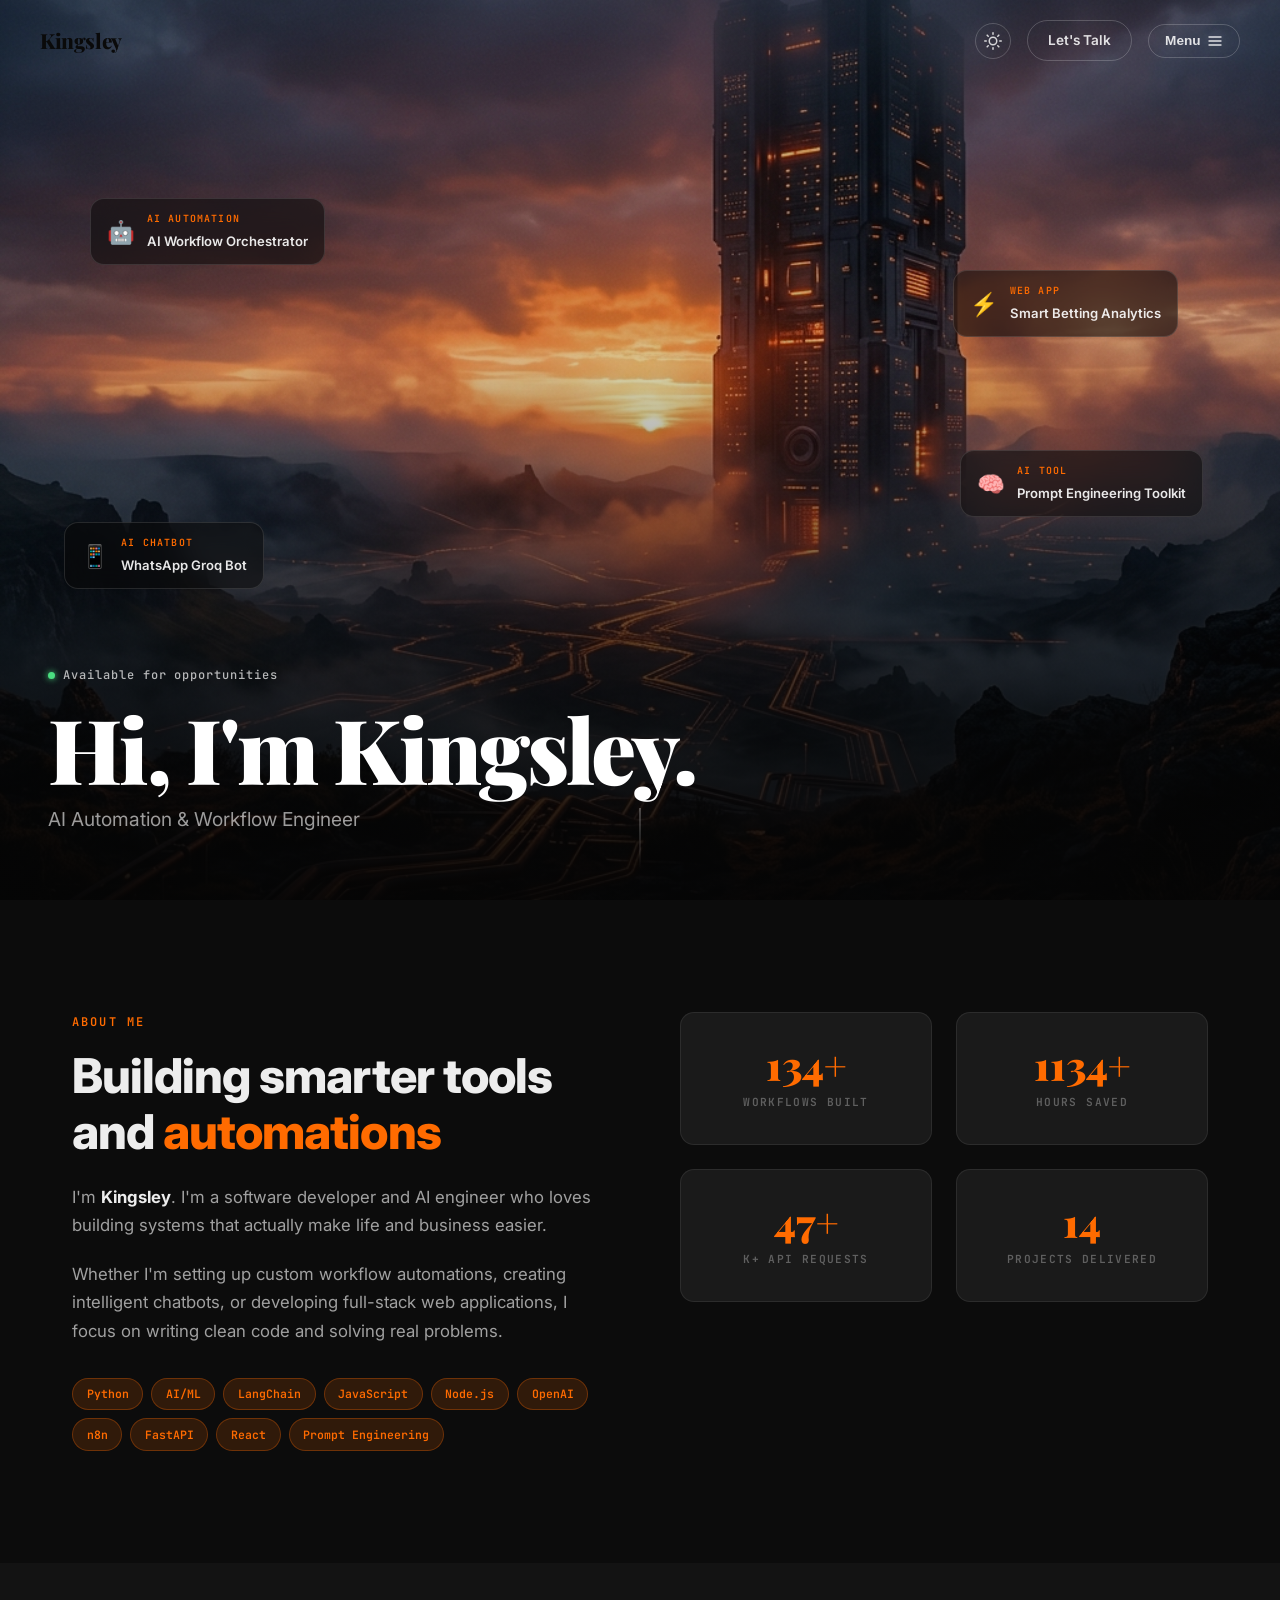
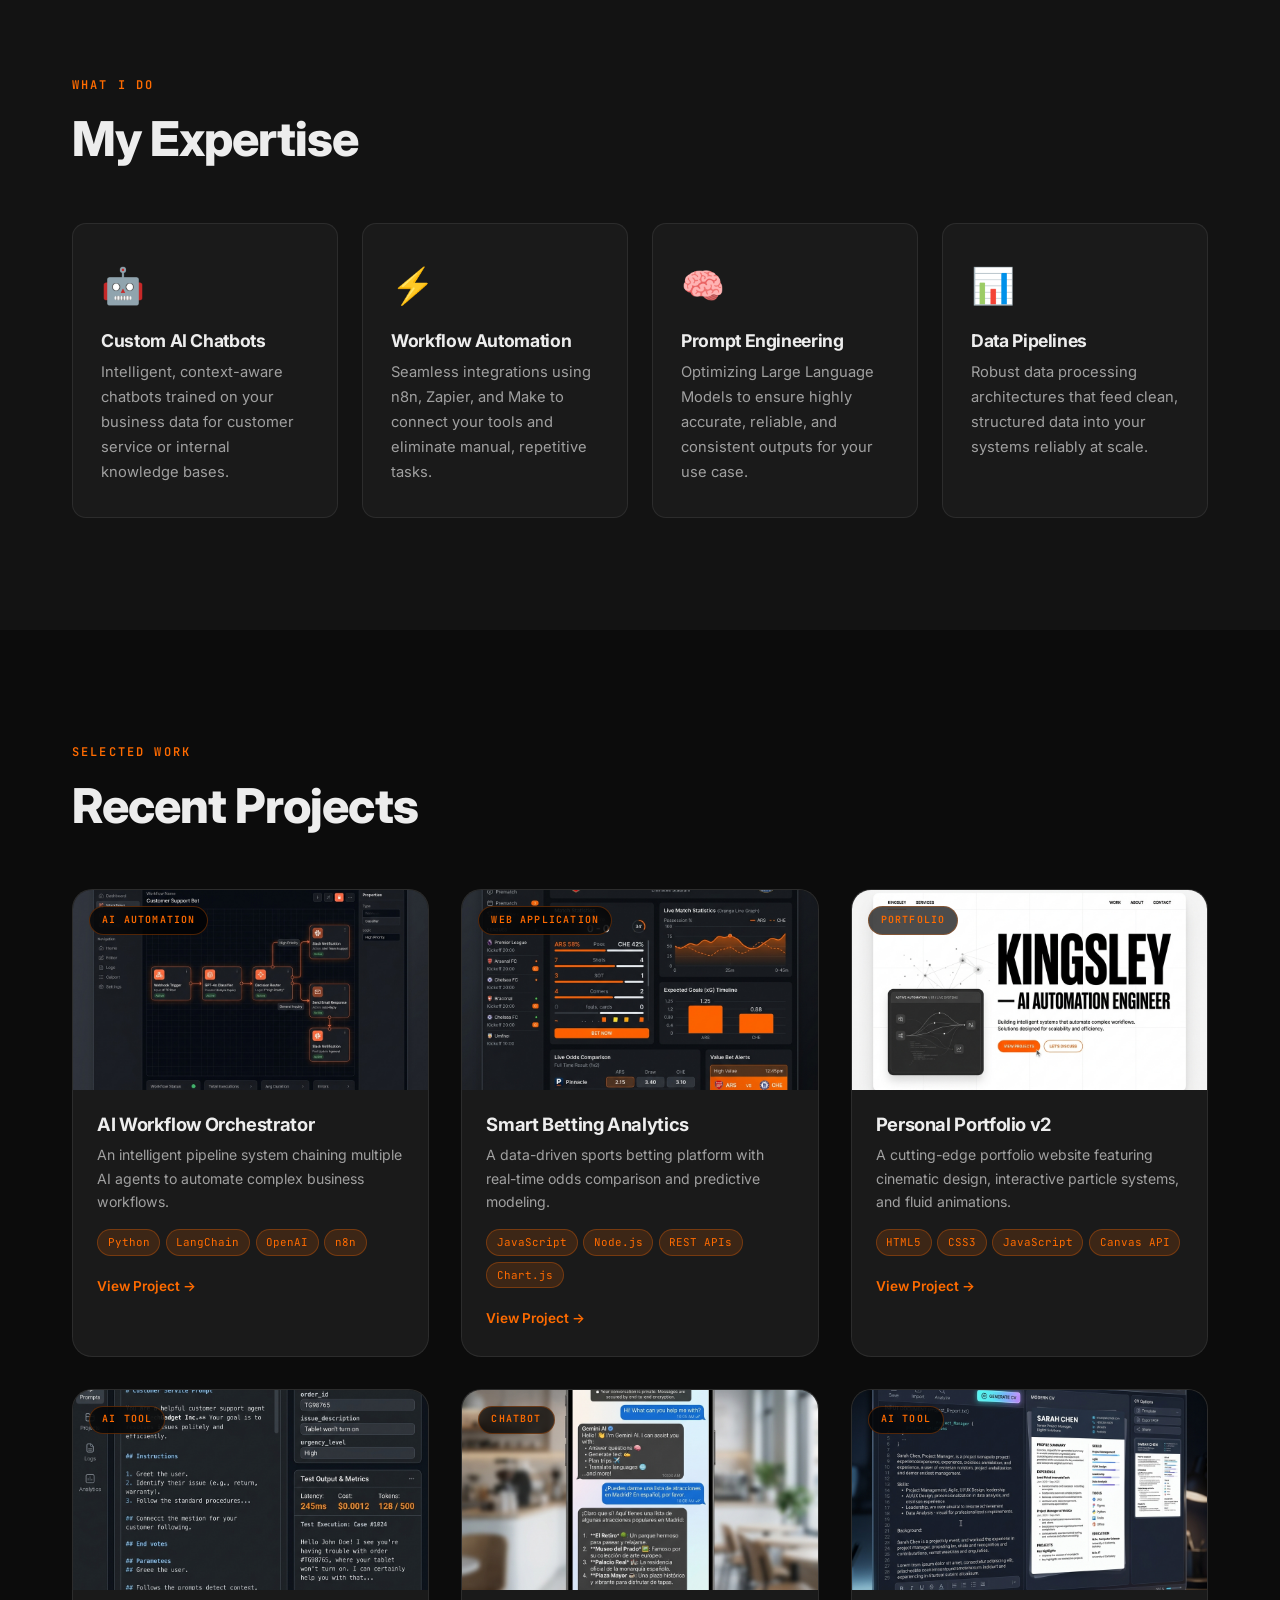
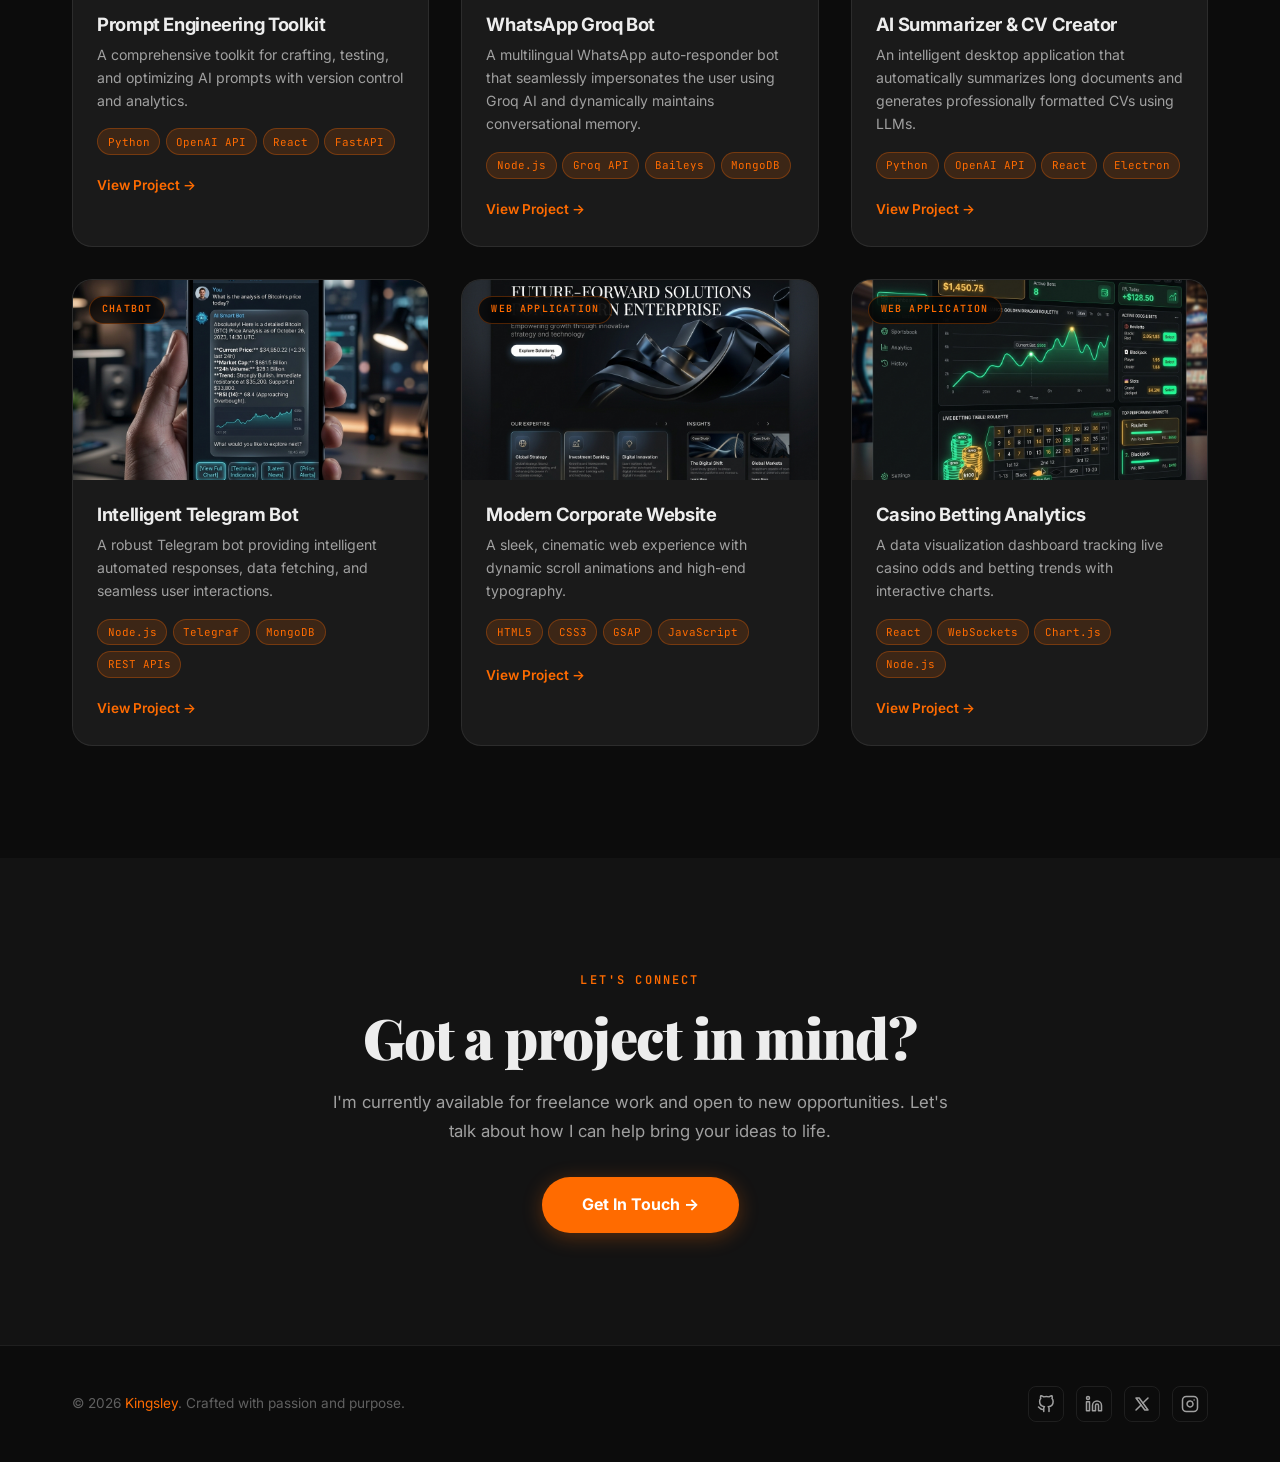
<file: index.html>
<!DOCTYPE html>
<html lang="en">
<head>
  <meta charset="UTF-8">
  <meta name="viewport" content="width=device-width, initial-scale=1.0">
  <meta name="description" content="Kingsley | AI Automation & Workflow Engineer crafting intelligent systems that bridge AI and real-world execution.">
  <meta name="keywords" content="AI Automation, Workflow Engineer, Portfolio, Kingsley, Python, LangChain, OpenAI">
  <meta name="author" content="Kingsley">
  <meta property="og:title" content="Kingsley | AI Automation & Workflow Engineer">
  <meta property="og:description" content="AI Automation & Workflow Engineer crafting intelligent systems that bridge AI and real-world execution.">
  <meta property="og:type" content="website">
  <meta name="twitter:card" content="summary_large_image">
  <title>Kingsley | AI Automation & Workflow Engineer</title>
  <link rel="preconnect" href="https://fonts.googleapis.com">
  <link rel="preconnect" href="https://fonts.gstatic.com" crossorigin>
  <link href="https://fonts.googleapis.com/css2?family=Inter:wght@300;400;500;600;700;800;900&family=JetBrains+Mono:wght@400;500;600&family=Playfair+Display:wght@700;800;900&display=swap" rel="stylesheet">
  <link rel="stylesheet" href="style.css">
  <script>
    (function() {
      var t = localStorage.getItem('portfolio-theme') || 'dark';
      document.documentElement.setAttribute('data-theme', t);
    })();
  </script>
</head>
<body>

  <!-- ============ NOISE OVERLAY ============ -->
  <div class="noise-overlay" aria-hidden="true"></div>

  <!-- ============ MENU OVERLAY ============ -->
  <div class="menu-overlay" id="menuOverlay" aria-hidden="true">
    <nav class="menu-nav">
      <div class="menu-top">
        <span class="menu-logo">Kingsley</span>
        <button class="menu-close" id="menuClose" aria-label="Close menu">
          <svg width="24" height="24" viewBox="0 0 24 24" fill="none" stroke="currentColor" stroke-width="2" stroke-linecap="round" stroke-linejoin="round"><line x1="18" y1="6" x2="6" y2="18"/><line x1="6" y1="6" x2="18" y2="18"/></svg>
        </button>
      </div>
      <ul class="menu-links">
        <li><a href="index.html" class="menu-link">Home</a></li>
        <li><a href="#about" class="menu-link">About</a></li>
        <li><a href="#projects" class="menu-link">Projects</a></li>
        <li><a href="#services" class="menu-link">Services</a></li>
        <li><a href="contact.html" class="menu-link">Contact</a></li>
      </ul>
      <div class="menu-footer">
        <a href="https://github.com/joshuaking0037-beep" target="_blank" rel="noopener noreferrer" aria-label="GitHub">
          <svg width="20" height="20" viewBox="0 0 24 24" fill="currentColor"><path d="M12 0c-6.626 0-12 5.373-12 12 0 5.302 3.438 9.8 8.207 11.387.599.111.793-.261.793-.577v-2.234c-3.338.726-4.033-1.416-4.033-1.416-.546-1.387-1.333-1.756-1.333-1.756-1.089-.745.083-.729.083-.729 1.205.084 1.839 1.237 1.839 1.237 1.07 1.834 2.807 1.304 3.492.997.107-.775.418-1.305.762-1.604-2.665-.305-5.467-1.334-5.467-5.931 0-1.311.469-2.381 1.236-3.221-.124-.303-.535-1.524.117-3.176 0 0 1.008-.322 3.301 1.23.957-.266 1.983-.399 3.003-.404 1.02.005 2.047.138 3.006.404 2.291-1.552 3.297-1.23 3.297-1.23.653 1.653.242 2.874.118 3.176.77.84 1.235 1.911 1.235 3.221 0 4.609-2.807 5.624-5.479 5.921.43.372.823 1.102.823 2.222v3.293c0 .319.192.694.801.576 4.765-1.589 8.199-6.086 8.199-11.386 0-6.627-5.373-12-12-12z"/></svg>
        </a>
        <a href="https://www.linkedin.com/in/afolabi-joshua-794917201" target="_blank" rel="noopener noreferrer" aria-label="LinkedIn">
          <svg width="20" height="20" viewBox="0 0 24 24" fill="currentColor"><path d="M20.447 20.452h-3.554v-5.569c0-1.328-.027-3.037-1.852-3.037-1.853 0-2.136 1.445-2.136 2.939v5.667H9.351V9h3.414v1.561h.046c.477-.9 1.637-1.85 3.37-1.85 3.601 0 4.267 2.37 4.267 5.455v6.286zM5.337 7.433c-1.144 0-2.063-.926-2.063-2.065 0-1.138.92-2.063 2.063-2.063 1.14 0 2.064.925 2.064 2.063 0 1.139-.925 2.065-2.064 2.065zm1.782 13.019H3.555V9h3.564v11.452zM22.225 0H1.771C.792 0 0 .774 0 1.729v20.542C0 23.227.792 24 1.771 24h20.451C23.2 24 24 23.227 24 22.271V1.729C24 .774 23.2 0 22.222 0h.003z"/></svg>
        </a>
        <a href="https://x.com/kingsley00_7" target="_blank" rel="noopener noreferrer" aria-label="X (Twitter)">
          <svg width="20" height="20" viewBox="0 0 24 24" fill="currentColor"><path d="M18.244 2.25h3.308l-7.227 8.26 8.502 11.24H16.17l-5.214-6.817L4.99 21.75H1.68l7.73-8.835L1.254 2.25H8.08l4.713 6.231zm-1.161 17.52h1.833L7.084 4.126H5.117z"/></svg>
        </a>
      </div>
    </nav>
  </div>

  <!-- ============ HEADER / NAV ============ -->
  <header class="site-header" id="siteHeader">
    <a href="index.html" class="site-logo">Kingsley</a>
    <div class="header-right">
      <button class="theme-toggle" id="themeToggle" aria-label="Toggle dark/light mode">
        <svg class="icon-sun" xmlns="http://www.w3.org/2000/svg" width="18" height="18" viewBox="0 0 24 24" fill="none" stroke="currentColor" stroke-width="2" stroke-linecap="round" stroke-linejoin="round"><circle cx="12" cy="12" r="5"/><line x1="12" y1="1" x2="12" y2="3"/><line x1="12" y1="21" x2="12" y2="23"/><line x1="4.22" y1="4.22" x2="5.64" y2="5.64"/><line x1="18.36" y1="18.36" x2="19.78" y2="19.78"/><line x1="1" y1="12" x2="3" y2="12"/><line x1="21" y1="12" x2="23" y2="12"/><line x1="4.22" y1="19.78" x2="5.64" y2="18.36"/><line x1="18.36" y1="5.64" x2="19.78" y2="4.22"/></svg>
        <svg class="icon-moon" xmlns="http://www.w3.org/2000/svg" width="18" height="18" viewBox="0 0 24 24" fill="none" stroke="currentColor" stroke-width="2" stroke-linecap="round" stroke-linejoin="round"><path d="M21 12.79A9 9 0 1 1 11.21 3 7 7 0 0 0 21 12.79z"/></svg>
      </button>
      <a href="contact.html" class="header-cta">Let's Talk</a>
      <button class="menu-btn" id="menuBtn" aria-label="Open menu">
        Menu
        <svg width="16" height="16" viewBox="0 0 24 24" fill="none" stroke="currentColor" stroke-width="2" stroke-linecap="round" stroke-linejoin="round"><line x1="3" y1="6" x2="21" y2="6"/><line x1="3" y1="12" x2="21" y2="12"/><line x1="3" y1="18" x2="21" y2="18"/></svg>
      </button>
    </div>
  </header>

  <!-- ============ HERO SECTION ============ -->
  <section class="hero" id="hero">
    <!-- Full-bleed background image -->
    <div class="hero-bg">
      <img src="assets/hero-bg.png" alt="Cinematic AI Landscape" class="hero-bg-img">
      <div class="hero-bg-overlay"></div>
    </div>

    <!-- Floating project preview cards (scattered like real estate site) -->
    <div class="hero-float-cards" aria-hidden="true">
      <div class="float-card float-card--1">
        <span class="float-card-icon">🤖</span>
        <div class="float-card-info">
          <span class="float-card-label">AI AUTOMATION</span>
          <span class="float-card-title">AI Workflow Orchestrator</span>
        </div>
      </div>
      <div class="float-card float-card--2">
        <span class="float-card-icon">⚡</span>
        <div class="float-card-info">
          <span class="float-card-label">WEB APP</span>
          <span class="float-card-title">Smart Betting Analytics</span>
        </div>
      </div>
      <div class="float-card float-card--3">
        <span class="float-card-icon">📱</span>
        <div class="float-card-info">
          <span class="float-card-label">AI CHATBOT</span>
          <span class="float-card-title">WhatsApp Groq Bot</span>
        </div>
      </div>
      <div class="float-card float-card--4">
        <span class="float-card-icon">🧠</span>
        <div class="float-card-info">
          <span class="float-card-label">AI TOOL</span>
          <span class="float-card-title">Prompt Engineering Toolkit</span>
        </div>
      </div>
    </div>

    <!-- Hero text at the bottom (like the samples) -->
    <div class="hero-bottom">
      <div class="hero-tag">
        <span class="status-dot"></span>
        Available for opportunities
      </div>
      <h1 class="hero-title">Hi, I'm Kingsley.</h1>
      <p class="hero-sub">AI Automation &amp; Workflow Engineer</p>
    </div>

    <!-- Scroll cue -->
    <div class="scroll-cue">
      <div class="scroll-cue-line"></div>
    </div>
  </section>

  <!-- ============ ABOUT SECTION ============ -->
  <section class="section" id="about">
    <div class="container">
      <div class="about-layout">
        <div class="about-left reveal">
          <span class="eyebrow">About Me</span>
          <h2 class="section-title">Building smarter tools and <span class="accent-text">automations</span></h2>
          <p>I'm <strong>Kingsley</strong>. I'm a software developer and AI engineer who loves building systems that actually make life and business easier.</p>
          <p>Whether I'm setting up custom workflow automations, creating intelligent chatbots, or developing full-stack web applications, I focus on writing clean code and solving real problems.</p>
          <div class="skills-cloud">
            <span class="skill-tag">Python</span>
            <span class="skill-tag">AI/ML</span>
            <span class="skill-tag">LangChain</span>
            <span class="skill-tag">JavaScript</span>
            <span class="skill-tag">Node.js</span>
            <span class="skill-tag">OpenAI</span>
            <span class="skill-tag">n8n</span>
            <span class="skill-tag">FastAPI</span>
            <span class="skill-tag">React</span>
            <span class="skill-tag">Prompt Engineering</span>
          </div>
        </div>
        <div class="about-right reveal">
          <div class="metrics-grid">
            <div class="metric-card">
              <div class="metric-value" data-count="142">0</div>
              <div class="metric-label">Workflows Built</div>
            </div>
            <div class="metric-card">
              <div class="metric-value" data-count="1200">0</div>
              <div class="metric-label">Hours Saved</div>
            </div>
            <div class="metric-card">
              <div class="metric-value" data-count="50">0</div>
              <div class="metric-label">k+ API Requests</div>
            </div>
            <div class="metric-card">
              <div class="metric-value" data-count="15">0</div>
              <div class="metric-label">Projects Delivered</div>
            </div>
          </div>
        </div>
      </div>
    </div>
  </section>

  <!-- ============ SERVICES SECTION ============ -->
  <section class="section section--alt" id="services">
    <div class="container">
      <div class="section-header text-center reveal">
        <span class="eyebrow">What I Do</span>
        <h2 class="section-title">My Expertise</h2>
      </div>
      <div class="services-grid">
        <div class="service-card reveal">
          <div class="service-icon">🤖</div>
          <h3>Custom AI Chatbots</h3>
          <p>Intelligent, context-aware chatbots trained on your business data for customer service or internal knowledge bases.</p>
        </div>
        <div class="service-card reveal">
          <div class="service-icon">⚡</div>
          <h3>Workflow Automation</h3>
          <p>Seamless integrations using n8n, Zapier, and Make to connect your tools and eliminate manual, repetitive tasks.</p>
        </div>
        <div class="service-card reveal">
          <div class="service-icon">🧠</div>
          <h3>Prompt Engineering</h3>
          <p>Optimizing Large Language Models to ensure highly accurate, reliable, and consistent outputs for your use case.</p>
        </div>
        <div class="service-card reveal">
          <div class="service-icon">📊</div>
          <h3>Data Pipelines</h3>
          <p>Robust data processing architectures that feed clean, structured data into your systems reliably at scale.</p>
        </div>
      </div>
    </div>
  </section>

  <!-- ============ PROJECTS SECTION ============ -->
  <section class="section" id="projects">
    <div class="container">
      <div class="section-header reveal">
        <div>
          <span class="eyebrow">Selected Work</span>
          <h2 class="section-title">Recent Projects</h2>
        </div>
      </div>
      <div class="projects-grid">

        <a href="project-ai-workflow.html" class="project-card reveal">
          <div class="project-card-img">
            <img src="assets/ai-workflow.png" alt="AI Workflow Orchestrator">
            <span class="project-card-tag">AI AUTOMATION</span>
          </div>
          <div class="project-card-body">
            <h3>AI Workflow Orchestrator</h3>
            <p>An intelligent pipeline system chaining multiple AI agents to automate complex business workflows.</p>
            <div class="project-techs">
              <span>Python</span><span>LangChain</span><span>OpenAI</span><span>n8n</span>
            </div>
            <span class="project-link">View Project →</span>
          </div>
        </a>

        <a href="project-betting-analytics.html" class="project-card reveal">
          <div class="project-card-img">
            <img src="assets/betting-analytics.png" alt="Smart Betting Analytics">
            <span class="project-card-tag">WEB APPLICATION</span>
          </div>
          <div class="project-card-body">
            <h3>Smart Betting Analytics</h3>
            <p>A data-driven sports betting platform with real-time odds comparison and predictive modeling.</p>
            <div class="project-techs">
              <span>JavaScript</span><span>Node.js</span><span>REST APIs</span><span>Chart.js</span>
            </div>
            <span class="project-link">View Project →</span>
          </div>
        </a>

        <a href="project-portfolio.html" class="project-card reveal">
          <div class="project-card-img">
            <img src="assets/portfolio.png" alt="Personal Portfolio v2">
            <span class="project-card-tag">PORTFOLIO</span>
          </div>
          <div class="project-card-body">
            <h3>Personal Portfolio v2</h3>
            <p>A cutting-edge portfolio website featuring cinematic design, interactive particle systems, and fluid animations.</p>
            <div class="project-techs">
              <span>HTML5</span><span>CSS3</span><span>JavaScript</span><span>Canvas API</span>
            </div>
            <span class="project-link">View Project →</span>
          </div>
        </a>

        <a href="project-prompt-toolkit.html" class="project-card reveal">
          <div class="project-card-img">
            <img src="assets/prompt-toolkit.png" alt="Prompt Engineering Toolkit">
            <span class="project-card-tag">AI TOOL</span>
          </div>
          <div class="project-card-body">
            <h3>Prompt Engineering Toolkit</h3>
            <p>A comprehensive toolkit for crafting, testing, and optimizing AI prompts with version control and analytics.</p>
            <div class="project-techs">
              <span>Python</span><span>OpenAI API</span><span>React</span><span>FastAPI</span>
            </div>
            <span class="project-link">View Project →</span>
          </div>
        </a>

        <a href="project-whatsapp-bot.html" class="project-card reveal">
          <div class="project-card-img">
            <img src="assets/whatsapp-bot.png" alt="WhatsApp Groq Bot">
            <span class="project-card-tag">CHATBOT</span>
          </div>
          <div class="project-card-body">
            <h3>WhatsApp Groq Bot</h3>
            <p>A multilingual WhatsApp auto-responder bot that seamlessly impersonates the user using Groq AI and dynamically maintains conversational memory.</p>
            <div class="project-techs">
              <span>Node.js</span><span>Groq API</span><span>Baileys</span><span>MongoDB</span>
            </div>
            <span class="project-link">View Project →</span>
          </div>
        </a>


        <a href="project-ai-cv-creator.html" class="project-card reveal">
          <div class="project-card-img">
            <img src="assets/ai-cv-creator.png" alt="AI Summarizer & CV Creator">
            <span class="project-card-tag">AI TOOL</span>
          </div>
          <div class="project-card-body">
            <h3>AI Summarizer & CV Creator</h3>
            <p>An intelligent desktop application that automatically summarizes long documents and generates professionally formatted CVs using LLMs.</p>
            <div class="project-techs">
              <span>Python</span><span>OpenAI API</span><span>React</span><span>Electron</span>
            </div>
            <span class="project-link">View Project →</span>
          </div>
        </a>

        <a href="project-telegram-bot.html" class="project-card reveal">
          <div class="project-card-img">
            <img src="assets/telegram-bot.png" alt="Intelligent Telegram Bot">
            <span class="project-card-tag">CHATBOT</span>
          </div>
          <div class="project-card-body">
            <h3>Intelligent Telegram Bot</h3>
            <p>A robust Telegram bot providing intelligent automated responses, data fetching, and seamless user interactions.</p>
            <div class="project-techs">
              <span>Node.js</span><span>Telegraf</span><span>MongoDB</span><span>REST APIs</span>
            </div>
            <span class="project-link">View Project →</span>
          </div>
        </a>

        <a href="project-corporate-website.html" class="project-card reveal">
          <div class="project-card-img">
            <img src="assets/corporate-website.png" alt="Modern Corporate Website">
            <span class="project-card-tag">WEB APPLICATION</span>
          </div>
          <div class="project-card-body">
            <h3>Modern Corporate Website</h3>
            <p>A sleek, cinematic web experience with dynamic scroll animations and high-end typography.</p>
            <div class="project-techs">
              <span>HTML5</span><span>CSS3</span><span>GSAP</span><span>JavaScript</span>
            </div>
            <span class="project-link">View Project →</span>
          </div>
        </a>

        <a href="project-casino-analytics.html" class="project-card reveal">
          <div class="project-card-img">
            <img src="assets/casino-analytics.png" alt="Casino Betting Analytics">
            <span class="project-card-tag">WEB APPLICATION</span>
          </div>
          <div class="project-card-body">
            <h3>Casino Betting Analytics</h3>
            <p>A data visualization dashboard tracking live casino odds and betting trends with interactive charts.</p>
            <div class="project-techs">
              <span>React</span><span>WebSockets</span><span>Chart.js</span><span>Node.js</span>
            </div>
            <span class="project-link">View Project →</span>
          </div>
        </a>
      </div>
    </div>
  </section>

  <!-- ============ CTA SECTION ============ -->
  <section class="section cta-section" id="contact-cta">
    <div class="container">
      <div class="cta-inner reveal">
        <span class="eyebrow">Let's Connect</span>
        <h2 class="cta-title">Got a project in mind?</h2>
        <p class="cta-desc">I'm currently available for freelance work and open to new opportunities. Let's talk about how I can help bring your ideas to life.</p>
        <a href="contact.html" class="cta-btn">Get In Touch →</a>
      </div>
    </div>
  </section>

  <!-- ============ FOOTER ============ -->
  <footer class="site-footer">
    <div class="container">
      <div class="footer-inner">
        <p class="footer-copy">© 2026 <span class="accent-text">Kingsley</span>. Crafted with passion and purpose.</p>
        <div class="footer-socials">
          <a href="https://github.com/joshuaking0037-beep" target="_blank" rel="noopener noreferrer" aria-label="GitHub">
            <svg xmlns="http://www.w3.org/2000/svg" width="18" height="18" viewBox="0 0 24 24" fill="none" stroke="currentColor" stroke-width="2" stroke-linecap="round" stroke-linejoin="round"><path d="M9 19c-5 1.5-5-2.5-7-3m14 6v-3.87a3.37 3.37 0 0 0-.94-2.61c3.14-.35 6.44-1.54 6.44-7A5.44 5.44 0 0 0 20 4.77 5.07 5.07 0 0 0 19.91 1S18.73.65 16 2.48a13.38 13.38 0 0 0-7 0C6.27.65 5.09 1 5.09 1A5.07 5.07 0 0 0 5 4.77a5.44 5.44 0 0 0-1.5 3.78c0 5.42 3.3 6.61 6.44 7A3.37 3.37 0 0 0 9 18.13V22"/></svg>
          </a>
          <a href="https://www.linkedin.com/in/afolabi-joshua-794917201" target="_blank" rel="noopener noreferrer" aria-label="LinkedIn">
            <svg xmlns="http://www.w3.org/2000/svg" width="18" height="18" viewBox="0 0 24 24" fill="none" stroke="currentColor" stroke-width="2" stroke-linecap="round" stroke-linejoin="round"><path d="M16 8a6 6 0 0 1 6 6v7h-4v-7a2 2 0 0 0-2-2 2 2 0 0 0-2 2v7h-4v-7a6 6 0 0 1 6-6z"/><rect x="2" y="9" width="4" height="12"/><circle cx="4" cy="4" r="2"/></svg>
          </a>
          <a href="https://x.com/kingsley00_7" target="_blank" rel="noopener noreferrer" aria-label="X">
            <svg xmlns="http://www.w3.org/2000/svg" width="18" height="18" viewBox="0 0 24 24" fill="none" stroke="currentColor" stroke-width="2" stroke-linecap="round" stroke-linejoin="round"><path d="M4 4l11.733 16h4.267l-11.733 -16z"/><path d="M4 20l6.768 -6.768m2.46 -2.46l6.772 -6.772"/></svg>
          </a>
          <a href="https://www.instagram.com/xins_le" target="_blank" rel="noopener noreferrer" aria-label="Instagram">
            <svg xmlns="http://www.w3.org/2000/svg" width="18" height="18" viewBox="0 0 24 24" fill="none" stroke="currentColor" stroke-width="2" stroke-linecap="round" stroke-linejoin="round"><rect x="2" y="2" width="20" height="20" rx="5" ry="5"/><path d="M16 11.37A4 4 0 1 1 12.63 8 4 4 0 0 1 16 11.37z"/><line x1="17.5" y1="6.5" x2="17.51" y2="6.5"/></svg>
          </a>
        </div>
      </div>
    </div>
  </footer>

  <script src="script.js"></script>
</body>
</html>
</file>
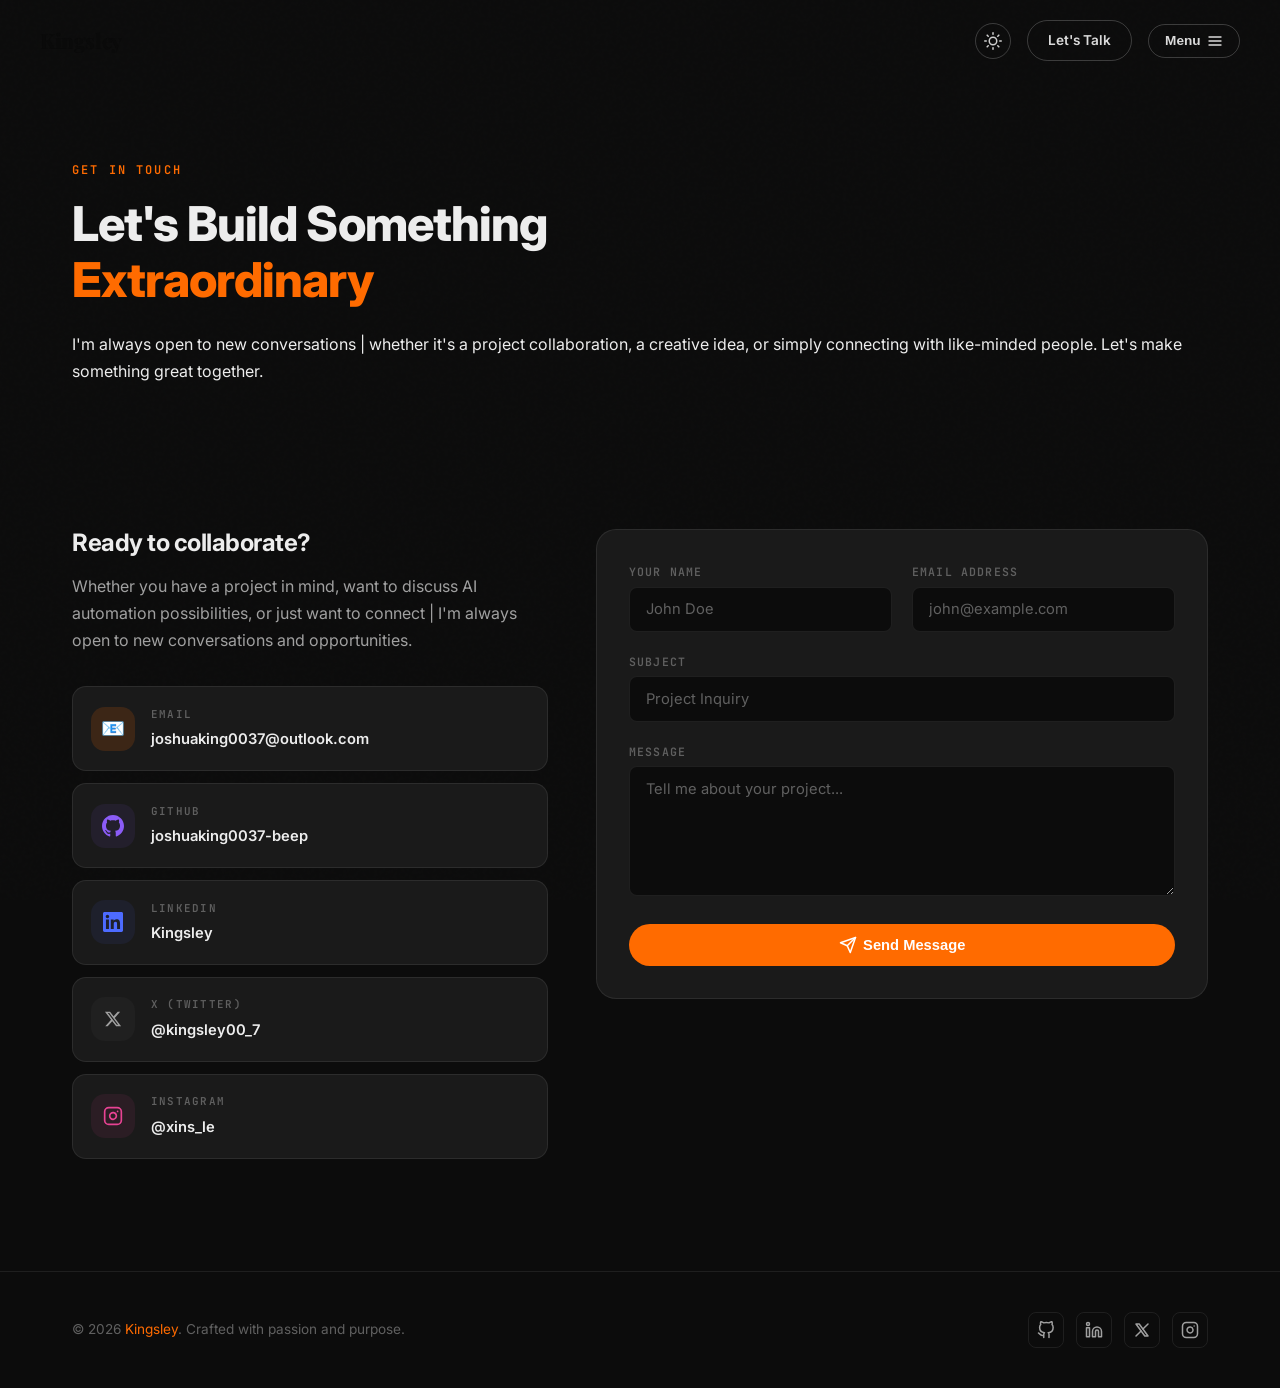
<file: contact.html>
<!DOCTYPE html>
<html lang="en">
<head>
  <meta charset="UTF-8">
  <meta name="viewport" content="width=device-width, initial-scale=1.0">
  <title>Contact | Kingsley | AI Automation & Workflow Engineer</title>
  <meta name="description" content="Get in touch with Kingsley | AI Automation & Workflow Engineer. Let's discuss your next project, collaboration, or opportunity.">
  <meta name="keywords" content="Contact, AI Engineer, Automation, Kingsley, Hire, Freelance">
  <meta name="author" content="Kingsley">
  <meta property="og:title" content="Contact | Kingsley | AI Automation & Workflow Engineer">
  <meta property="og:description" content="Let's build something extraordinary together. Reach out for collaborations, projects, or opportunities.">
  <meta property="og:type" content="website">
  <link rel="preconnect" href="https://fonts.googleapis.com">
  <link rel="preconnect" href="https://fonts.gstatic.com" crossorigin>
  <link href="https://fonts.googleapis.com/css2?family=Inter:wght@300;400;500;600;700;800;900&family=JetBrains+Mono:wght@400;500;600&family=Playfair+Display:wght@700;800;900&display=swap" rel="stylesheet">
  <link rel="stylesheet" href="style.css">
  <!-- Apply saved theme before paint to prevent flash -->
  <script>
    (function() {
      var t = localStorage.getItem('portfolio-theme') || 'dark';
      document.documentElement.setAttribute('data-theme', t);
    })();
  </script>
</head>
<body>

  <!-- ============ NOISE OVERLAY ============ -->
  <div class="noise-overlay" aria-hidden="true"></div>

  <!-- ============ MENU OVERLAY ============ -->
  <div class="menu-overlay" id="menuOverlay" aria-hidden="true">
    <nav class="menu-nav">
      <div class="menu-top">
        <span class="menu-logo">Kingsley</span>
        <button class="menu-close" id="menuClose" aria-label="Close menu">
          <svg width="24" height="24" viewBox="0 0 24 24" fill="none" stroke="currentColor" stroke-width="2" stroke-linecap="round" stroke-linejoin="round"><line x1="18" y1="6" x2="6" y2="18"/><line x1="6" y1="6" x2="18" y2="18"/></svg>
        </button>
      </div>
      <ul class="menu-links">
        <li><a href="index.html" class="menu-link">Home</a></li>
        <li><a href="index.html#about" class="menu-link">About</a></li>
        <li><a href="index.html#projects" class="menu-link">Projects</a></li>
        <li><a href="index.html#services" class="menu-link">Services</a></li>
        <li><a href="contact.html" class="menu-link">Contact</a></li>
      </ul>
      <div class="menu-footer">
        <a href="https://github.com/joshuaking0037-beep" target="_blank" rel="noopener noreferrer" aria-label="GitHub">
          <svg width="20" height="20" viewBox="0 0 24 24" fill="currentColor"><path d="M12 0c-6.626 0-12 5.373-12 12 0 5.302 3.438 9.8 8.207 11.387.599.111.793-.261.793-.577v-2.234c-3.338.726-4.033-1.416-4.033-1.416-.546-1.387-1.333-1.756-1.333-1.756-1.089-.745.083-.729.083-.729 1.205.084 1.839 1.237 1.839 1.237 1.07 1.834 2.807 1.304 3.492.997.107-.775.418-1.305.762-1.604-2.665-.305-5.467-1.334-5.467-5.931 0-1.311.469-2.381 1.236-3.221-.124-.303-.535-1.524.117-3.176 0 0 1.008-.322 3.301 1.23.957-.266 1.983-.399 3.003-.404 1.02.005 2.047.138 3.006.404 2.291-1.552 3.297-1.23 3.297-1.23.653 1.653.242 2.874.118 3.176.77.84 1.235 1.911 1.235 3.221 0 4.609-2.807 5.624-5.479 5.921.43.372.823 1.102.823 2.222v3.293c0 .319.192.694.801.576 4.765-1.589 8.199-6.086 8.199-11.386 0-6.627-5.373-12-12-12z"/></svg>
        </a>
        <a href="https://www.linkedin.com/in/afolabi-joshua-794917201" target="_blank" rel="noopener noreferrer" aria-label="LinkedIn">
          <svg width="20" height="20" viewBox="0 0 24 24" fill="currentColor"><path d="M20.447 20.452h-3.554v-5.569c0-1.328-.027-3.037-1.852-3.037-1.853 0-2.136 1.445-2.136 2.939v5.667H9.351V9h3.414v1.561h.046c.477-.9 1.637-1.85 3.37-1.85 3.601 0 4.267 2.37 4.267 5.455v6.286zM5.337 7.433c-1.144 0-2.063-.926-2.063-2.065 0-1.138.92-2.063 2.063-2.063 1.14 0 2.064.925 2.064 2.063 0 1.139-.925 2.065-2.064 2.065zm1.782 13.019H3.555V9h3.564v11.452zM22.225 0H1.771C.792 0 0 .774 0 1.729v20.542C0 23.227.792 24 1.771 24h20.451C23.2 24 24 23.227 24 22.271V1.729C24 .774 23.2 0 22.222 0h.003z"/></svg>
        </a>
        <a href="https://x.com/kingsley00_7" target="_blank" rel="noopener noreferrer" aria-label="X (Twitter)">
          <svg width="20" height="20" viewBox="0 0 24 24" fill="currentColor"><path d="M18.244 2.25h3.308l-7.227 8.26 8.502 11.24H16.17l-5.214-6.817L4.99 21.75H1.68l7.73-8.835L1.254 2.25H8.08l4.713 6.231zm-1.161 17.52h1.833L7.084 4.126H5.117z"/></svg>
        </a>
      </div>
    </nav>
  </div>

  <!-- ============ HEADER / NAV ============ -->
  <header class="site-header" id="siteHeader">
    <a href="index.html" class="site-logo">Kingsley</a>
    <div class="header-right">
      <button class="theme-toggle" id="themeToggle" aria-label="Toggle dark/light mode">
        <svg class="icon-sun" xmlns="http://www.w3.org/2000/svg" width="18" height="18" viewBox="0 0 24 24" fill="none" stroke="currentColor" stroke-width="2" stroke-linecap="round" stroke-linejoin="round"><circle cx="12" cy="12" r="5"/><line x1="12" y1="1" x2="12" y2="3"/><line x1="12" y1="21" x2="12" y2="23"/><line x1="4.22" y1="4.22" x2="5.64" y2="5.64"/><line x1="18.36" y1="18.36" x2="19.78" y2="19.78"/><line x1="1" y1="12" x2="3" y2="12"/><line x1="21" y1="12" x2="23" y2="12"/><line x1="4.22" y1="19.78" x2="5.64" y2="18.36"/><line x1="18.36" y1="5.64" x2="19.78" y2="4.22"/></svg>
        <svg class="icon-moon" xmlns="http://www.w3.org/2000/svg" width="18" height="18" viewBox="0 0 24 24" fill="none" stroke="currentColor" stroke-width="2" stroke-linecap="round" stroke-linejoin="round"><path d="M21 12.79A9 9 0 1 1 11.21 3 7 7 0 0 0 21 12.79z"/></svg>
      </button>
      <a href="contact.html" class="header-cta">Let's Talk</a>
      <button class="menu-btn" id="menuBtn" aria-label="Open menu">
        Menu
        <svg width="16" height="16" viewBox="0 0 24 24" fill="none" stroke="currentColor" stroke-width="2" stroke-linecap="round" stroke-linejoin="round"><line x1="3" y1="6" x2="21" y2="6"/><line x1="3" y1="12" x2="21" y2="12"/><line x1="3" y1="18" x2="21" y2="18"/></svg>
      </button>
    </div>
  </header>

  <!-- ========== Page Header ========== -->
  <section class="section" id="contact-header" style="padding-top: 10rem;">
    <div class="container">
      <div class="reveal">
        <span class="eyebrow">Get in Touch</span>
        <h2 class="section-title">Let's Build Something<br><span class="accent-text">Extraordinary</span></h2>
        <p class="section-subtitle">
          I'm always open to new conversations | whether it's a project collaboration, a creative idea, 
          or simply connecting with like-minded people. Let's make something great together.
        </p>
      </div>
    </div>
  </section>

  <!-- ========== Contact Grid ========== -->
  <section class="section" id="contact" style="padding-top: 2rem;">
    <div class="container">
      <div class="contact-page-grid">

        <!-- Left: Contact Info -->
        <div class="contact-info reveal reveal-delay-1">
          <h3>Ready to collaborate?</h3>
          <p>
            Whether you have a project in mind, want to discuss AI automation possibilities, 
            or just want to connect | I'm always open to new conversations and opportunities.
          </p>

          <div class="contact-channels">
            <a href="mailto:joshuaking0037@outlook.com" class="contact-link glass-card" id="contact-email">
              
              
              <div class="contact-icon contact-icon--email">📧</div>
              <div class="contact-details">
                <span class="contact-label">Email</span>
                <span class="contact-value">joshuaking0037@outlook.com</span>
              </div>
            </a>

            <a href="https://github.com/joshuaking0037-beep" target="_blank" rel="noopener noreferrer" class="contact-link glass-card" id="contact-github">
              
              
              <div class="contact-icon contact-icon--github">
                <svg width="22" height="22" viewBox="0 0 24 24" fill="currentColor"><path d="M12 0c-6.626 0-12 5.373-12 12 0 5.302 3.438 9.8 8.207 11.387.599.111.793-.261.793-.577v-2.234c-3.338.726-4.033-1.416-4.033-1.416-.546-1.387-1.333-1.756-1.333-1.756-1.089-.745.083-.729.083-.729 1.205.084 1.839 1.237 1.839 1.237 1.07 1.834 2.807 1.304 3.492.997.107-.775.418-1.305.762-1.604-2.665-.305-5.467-1.334-5.467-5.931 0-1.311.469-2.381 1.236-3.221-.124-.303-.535-1.524.117-3.176 0 0 1.008-.322 3.301 1.23.957-.266 1.983-.399 3.003-.404 1.02.005 2.047.138 3.006.404 2.291-1.552 3.297-1.23 3.297-1.23.653 1.653.242 2.874.118 3.176.77.84 1.235 1.911 1.235 3.221 0 4.609-2.807 5.624-5.479 5.921.43.372.823 1.102.823 2.222v3.293c0 .319.192.694.801.576 4.765-1.589 8.199-6.086 8.199-11.386 0-6.627-5.373-12-12-12z"/></svg>
              </div>
              <div class="contact-details">
                <span class="contact-label">GitHub</span>
                <span class="contact-value">joshuaking0037-beep</span>
              </div>
            </a>

            <a href="https://www.linkedin.com/in/afolabi-joshua-794917201" target="_blank" rel="noopener noreferrer" class="contact-link glass-card" id="contact-linkedin">
              
              
              <div class="contact-icon contact-icon--linkedin">
                <svg width="20" height="20" viewBox="0 0 24 24" fill="currentColor"><path d="M20.447 20.452h-3.554v-5.569c0-1.328-.027-3.037-1.852-3.037-1.853 0-2.136 1.445-2.136 2.939v5.667H9.351V9h3.414v1.561h.046c.477-.9 1.637-1.85 3.37-1.85 3.601 0 4.267 2.37 4.267 5.455v6.286zM5.337 7.433c-1.144 0-2.063-.926-2.063-2.065 0-1.138.92-2.063 2.063-2.063 1.14 0 2.064.925 2.064 2.063 0 1.139-.925 2.065-2.064 2.065zm1.782 13.019H3.555V9h3.564v11.452zM22.225 0H1.771C.792 0 0 .774 0 1.729v20.542C0 23.227.792 24 1.771 24h20.451C23.2 24 24 23.227 24 22.271V1.729C24 .774 23.2 0 22.222 0h.003z"/></svg>
              </div>
              <div class="contact-details">
                <span class="contact-label">LinkedIn</span>
                <span class="contact-value">Kingsley</span>
              </div>
            </a>

            <a href="https://x.com/kingsley00_7" target="_blank" rel="noopener noreferrer" class="contact-link glass-card" id="contact-x">
              
              
              <div class="contact-icon contact-icon--x">
                <svg width="18" height="18" viewBox="0 0 24 24" fill="currentColor"><path d="M18.244 2.25h3.308l-7.227 8.26 8.502 11.24H16.17l-5.214-6.817L4.99 21.75H1.68l7.73-8.835L1.254 2.25H8.08l4.713 6.231zm-1.161 17.52h1.833L7.084 4.126H5.117z"/></svg>
              </div>
              <div class="contact-details">
                <span class="contact-label">X (Twitter)</span>
                <span class="contact-value">@kingsley00_7</span>
              </div>
            </a>

            <a href="https://www.instagram.com/xins_le" target="_blank" rel="noopener noreferrer" class="contact-link glass-card" id="contact-instagram">
              
              
              <div class="contact-icon contact-icon--instagram">
                <svg width="20" height="20" viewBox="0 0 24 24" fill="none" stroke="currentColor" stroke-width="2" stroke-linecap="round" stroke-linejoin="round"><rect x="2" y="2" width="20" height="20" rx="5" ry="5"/><path d="M16 11.37A4 4 0 1 1 12.63 8 4 4 0 0 1 16 11.37z"/><line x1="17.5" y1="6.5" x2="17.51" y2="6.5"/></svg>
              </div>
              <div class="contact-details">
                <span class="contact-label">Instagram</span>
                <span class="contact-value">@xins_le</span>
              </div>
            </a>
          </div>
        </div>

        <!-- Right: Contact Form -->
        <div class="contact-form-card glass-card reveal reveal-delay-2">
          
          
          <form class="contact-form" id="contactForm" action="https://formsubmit.co/joshuaking0037@outlook.com" method="POST">

            <!-- FormSubmit Hidden Fields -->
            <input type="hidden" name="_subject" value="New Portfolio Contact Message">
            <input type="hidden" name="_captcha" value="false">
            <input type="hidden" name="_next" value="https://joshuaking0037-beep.github.io/my-portfolio/contact.html?sent=true">
            <input type="text" name="_honey" style="display:none">

            <div class="form-row">
              <div class="form-group">
                <label for="name">Your Name</label>
                <input type="text" id="name" name="name" placeholder="John Doe" required>
              </div>
              <div class="form-group">
                <label for="email">Email Address</label>
                <input type="email" id="email" name="email" placeholder="john@example.com" required>
              </div>
            </div>
            <div class="form-group">
              <label for="subject">Subject</label>
              <input type="text" id="subject" name="subject" placeholder="Project Inquiry">
            </div>
            <div class="form-group">
              <label for="message">Message</label>
              <textarea id="message" name="message" placeholder="Tell me about your project..." required></textarea>
            </div>
            <button type="submit" class="btn btn-primary btn-submit">
              <svg width="18" height="18" viewBox="0 0 24 24" fill="none" stroke="currentColor" stroke-width="2" stroke-linecap="round" stroke-linejoin="round"><line x1="22" y1="2" x2="11" y2="13"/><polygon points="22 2 15 22 11 13 2 9 22 2"/></svg>
              Send Message
            </button>
          </form>
        </div>

      </div>
    </div>
  </section>

  <!-- ============ FOOTER ============ -->
  <footer class="site-footer">
    <div class="container">
      <div class="footer-inner">
        <p class="footer-copy">© 2026 <span class="accent-text">Kingsley</span>. Crafted with passion and purpose.</p>
        <div class="footer-socials">
          <a href="https://github.com/joshuaking0037-beep" target="_blank" rel="noopener noreferrer" aria-label="GitHub">
            <svg xmlns="http://www.w3.org/2000/svg" width="18" height="18" viewBox="0 0 24 24" fill="none" stroke="currentColor" stroke-width="2" stroke-linecap="round" stroke-linejoin="round"><path d="M9 19c-5 1.5-5-2.5-7-3m14 6v-3.87a3.37 3.37 0 0 0-.94-2.61c3.14-.35 6.44-1.54 6.44-7A5.44 5.44 0 0 0 20 4.77 5.07 5.07 0 0 0 19.91 1S18.73.65 16 2.48a13.38 13.38 0 0 0-7 0C6.27.65 5.09 1 5.09 1A5.07 5.07 0 0 0 5 4.77a5.44 5.44 0 0 0-1.5 3.78c0 5.42 3.3 6.61 6.44 7A3.37 3.37 0 0 0 9 18.13V22"/></svg>
          </a>
          <a href="https://www.linkedin.com/in/afolabi-joshua-794917201" target="_blank" rel="noopener noreferrer" aria-label="LinkedIn">
            <svg xmlns="http://www.w3.org/2000/svg" width="18" height="18" viewBox="0 0 24 24" fill="none" stroke="currentColor" stroke-width="2" stroke-linecap="round" stroke-linejoin="round"><path d="M16 8a6 6 0 0 1 6 6v7h-4v-7a2 2 0 0 0-2-2 2 2 0 0 0-2 2v7h-4v-7a6 6 0 0 1 6-6z"/><rect x="2" y="9" width="4" height="12"/><circle cx="4" cy="4" r="2"/></svg>
          </a>
          <a href="https://x.com/kingsley00_7" target="_blank" rel="noopener noreferrer" aria-label="X">
            <svg xmlns="http://www.w3.org/2000/svg" width="18" height="18" viewBox="0 0 24 24" fill="none" stroke="currentColor" stroke-width="2" stroke-linecap="round" stroke-linejoin="round"><path d="M4 4l11.733 16h4.267l-11.733 -16z"/><path d="M4 20l6.768 -6.768m2.46 -2.46l6.772 -6.772"/></svg>
          </a>
          <a href="https://www.instagram.com/xins_le" target="_blank" rel="noopener noreferrer" aria-label="Instagram">
            <svg xmlns="http://www.w3.org/2000/svg" width="18" height="18" viewBox="0 0 24 24" fill="none" stroke="currentColor" stroke-width="2" stroke-linecap="round" stroke-linejoin="round"><rect x="2" y="2" width="20" height="20" rx="5" ry="5"/><path d="M16 11.37A4 4 0 1 1 12.63 8 4 4 0 0 1 16 11.37z"/><line x1="17.5" y1="6.5" x2="17.51" y2="6.5"/></svg>
          </a>
        </div>
      </div>
    </div>
  </footer>

  <script src="script.js"></script>
</body>
</html>
</file>
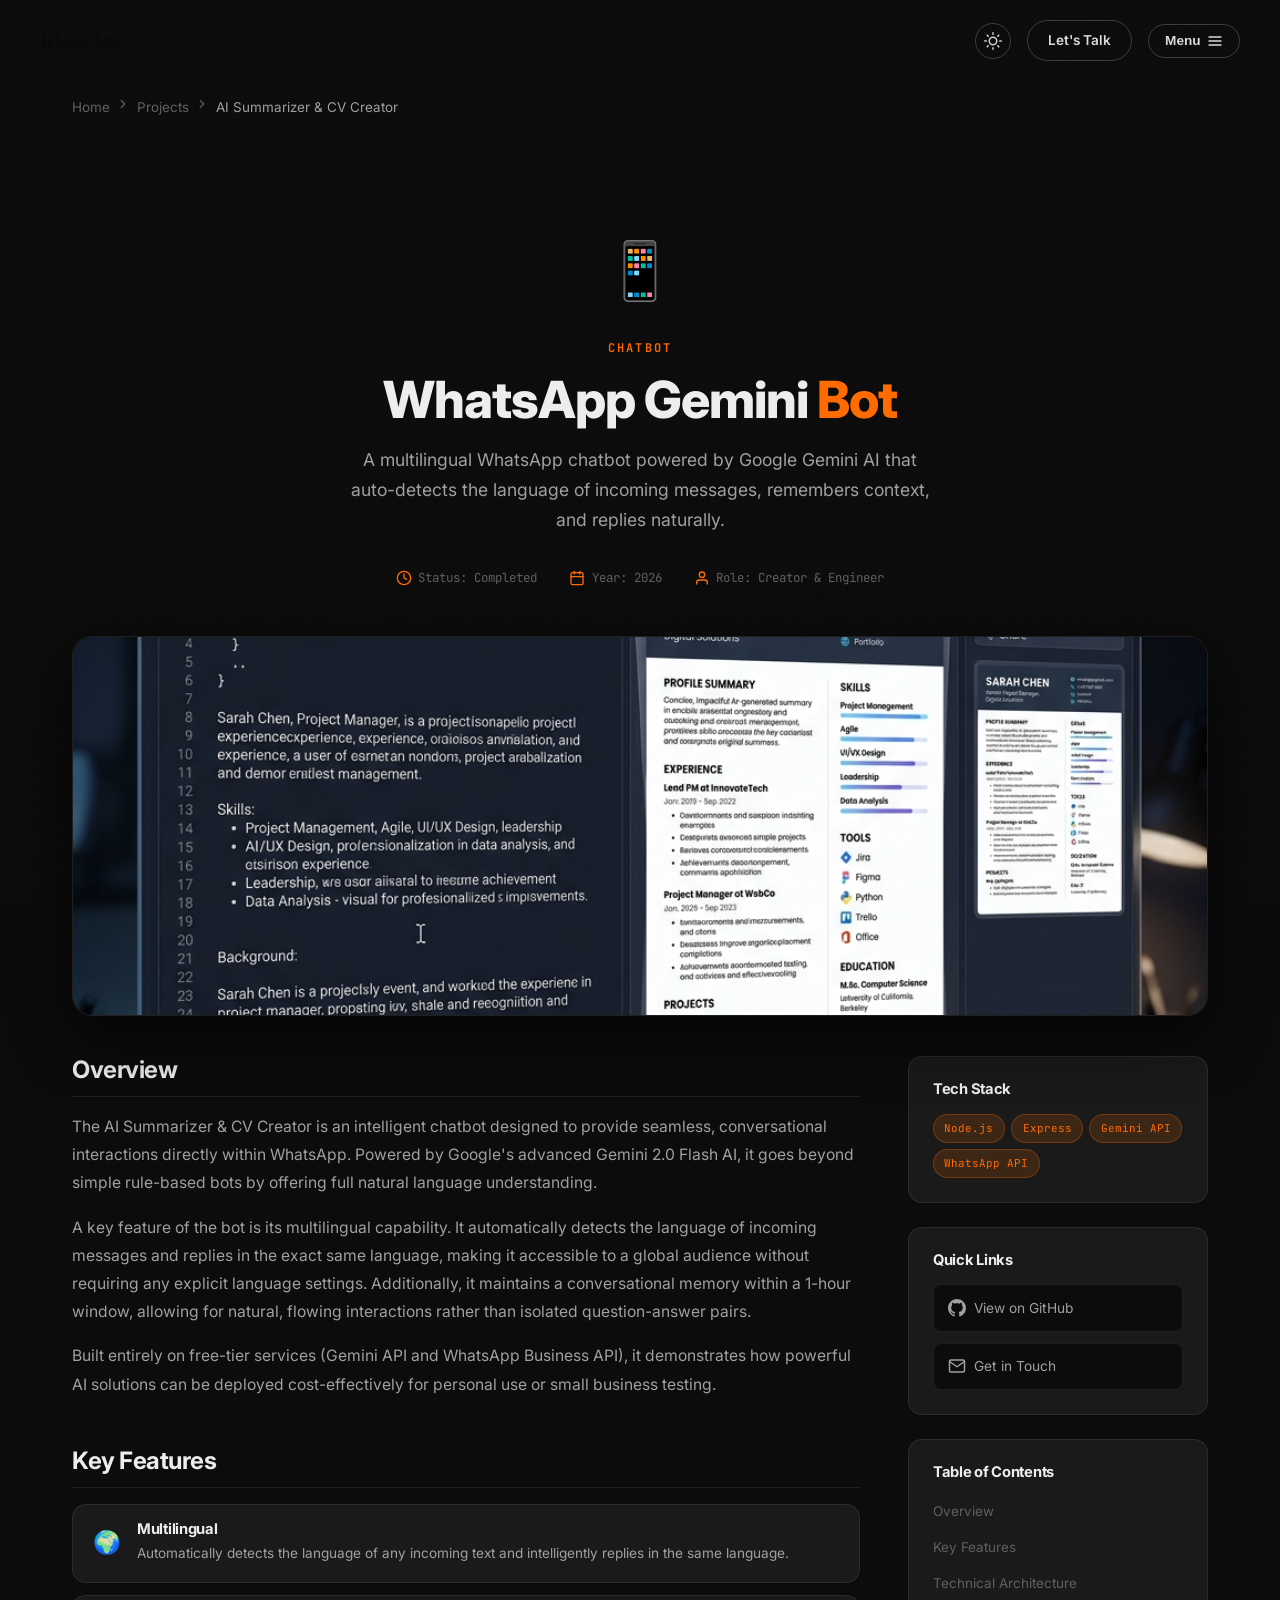
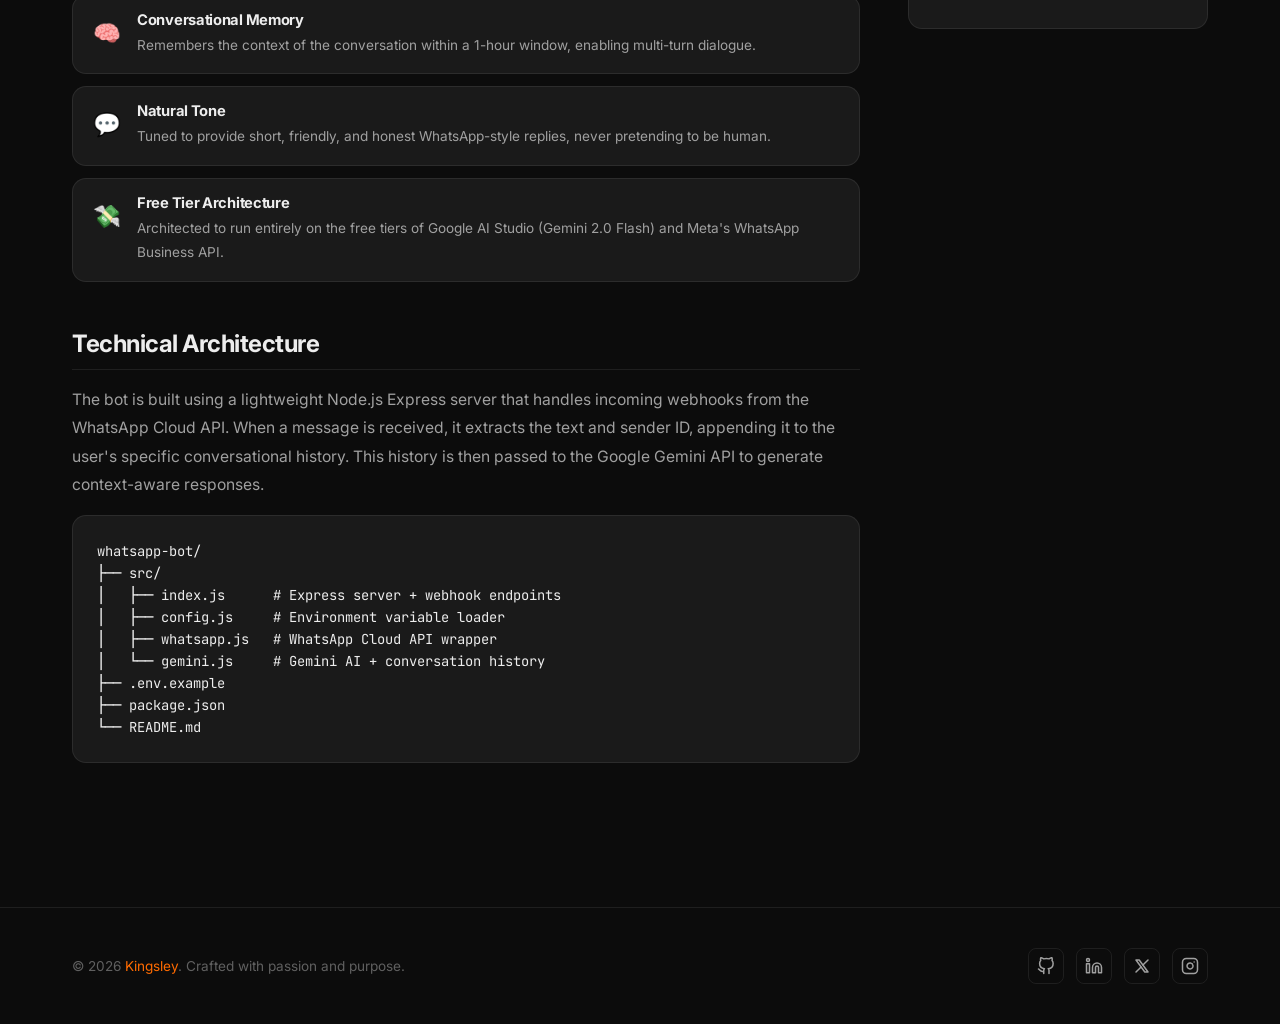
<file: project-ai-cv-creator.html>
<!DOCTYPE html>
<html lang="en">
<head>
  <meta charset="UTF-8">
  <meta name="viewport" content="width=device-width, initial-scale=1.0">
  <title>AI Summarizer & CV Creator | Kingsley</title>
  <meta name="description" content="AI Summarizer & CV Creator | A multilingual WhatsApp chatbot powered by Google Gemini AI that auto-detects language and maintains conversational memory.">
  <meta name="keywords" content="WhatsApp Bot, Gemini AI, Node.js, Chatbot, Kingsley">
  <meta name="author" content="Kingsley">
  <meta property="og:title" content="AI Summarizer & CV Creator | Kingsley">
  <meta property="og:description" content="A multilingual WhatsApp chatbot powered by Google Gemini AI that auto-detects language and maintains conversational memory.">
  <meta property="og:type" content="website">
  <link rel="preconnect" href="https://fonts.googleapis.com">
  <link rel="preconnect" href="https://fonts.gstatic.com" crossorigin>
  <link href="https://fonts.googleapis.com/css2?family=Inter:wght@300;400;500;600;700;800;900&family=JetBrains+Mono:wght@400;500;600&family=Playfair+Display:wght@700;800;900&display=swap" rel="stylesheet">
  <link rel="stylesheet" href="style.css">

  <!-- Apply saved theme before paint to prevent flash -->
  <script>
    (function() {
      var t = localStorage.getItem('portfolio-theme') || 'dark';
      document.documentElement.setAttribute('data-theme', t);
    })();
  </script>
</head>
<body>

  <!-- ============ NOISE OVERLAY ============ -->
  <div class="noise-overlay" aria-hidden="true"></div>

  <!-- ============ MENU OVERLAY ============ -->
  <div class="menu-overlay" id="menuOverlay" aria-hidden="true">
    <nav class="menu-nav">
      <div class="menu-top">
        <span class="menu-logo">Kingsley</span>
        <button class="menu-close" id="menuClose" aria-label="Close menu">
          <svg width="24" height="24" viewBox="0 0 24 24" fill="none" stroke="currentColor" stroke-width="2" stroke-linecap="round" stroke-linejoin="round"><line x1="18" y1="6" x2="6" y2="18"/><line x1="6" y1="6" x2="18" y2="18"/></svg>
        </button>
      </div>
      <ul class="menu-links">
        <li><a href="index.html" class="menu-link">Home</a></li>
        <li><a href="index.html#about" class="menu-link">About</a></li>
        <li><a href="index.html#projects" class="menu-link">Projects</a></li>
        <li><a href="index.html#services" class="menu-link">Services</a></li>
        <li><a href="contact.html" class="menu-link">Contact</a></li>
      </ul>
      <div class="menu-footer">
        <a href="https://github.com/joshuaking0037-beep" target="_blank" rel="noopener noreferrer" aria-label="GitHub">
          <svg width="20" height="20" viewBox="0 0 24 24" fill="currentColor"><path d="M12 0c-6.626 0-12 5.373-12 12 0 5.302 3.438 9.8 8.207 11.387.599.111.793-.261.793-.577v-2.234c-3.338.726-4.033-1.416-4.033-1.416-.546-1.387-1.333-1.756-1.333-1.756-1.089-.745.083-.729.083-.729 1.205.084 1.839 1.237 1.839 1.237 1.07 1.834 2.807 1.304 3.492.997.107-.775.418-1.305.762-1.604-2.665-.305-5.467-1.334-5.467-5.931 0-1.311.469-2.381 1.236-3.221-.124-.303-.535-1.524.117-3.176 0 0 1.008-.322 3.301 1.23.957-.266 1.983-.399 3.003-.404 1.02.005 2.047.138 3.006.404 2.291-1.552 3.297-1.23 3.297-1.23.653 1.653.242 2.874.118 3.176.77.84 1.235 1.911 1.235 3.221 0 4.609-2.807 5.624-5.479 5.921.43.372.823 1.102.823 2.222v3.293c0 .319.192.694.801.576 4.765-1.589 8.199-6.086 8.199-11.386 0-6.627-5.373-12-12-12z"/></svg>
        </a>
        <a href="https://www.linkedin.com/in/afolabi-joshua-794917201" target="_blank" rel="noopener noreferrer" aria-label="LinkedIn">
          <svg width="20" height="20" viewBox="0 0 24 24" fill="currentColor"><path d="M20.447 20.452h-3.554v-5.569c0-1.328-.027-3.037-1.852-3.037-1.853 0-2.136 1.445-2.136 2.939v5.667H9.351V9h3.414v1.561h.046c.477-.9 1.637-1.85 3.37-1.85 3.601 0 4.267 2.37 4.267 5.455v6.286zM5.337 7.433c-1.144 0-2.063-.926-2.063-2.065 0-1.138.92-2.063 2.063-2.063 1.14 0 2.064.925 2.064 2.063 0 1.139-.925 2.065-2.064 2.065zm1.782 13.019H3.555V9h3.564v11.452zM22.225 0H1.771C.792 0 0 .774 0 1.729v20.542C0 23.227.792 24 1.771 24h20.451C23.2 24 24 23.227 24 22.271V1.729C24 .774 23.2 0 22.222 0h.003z"/></svg>
        </a>
        <a href="https://x.com/kingsley00_7" target="_blank" rel="noopener noreferrer" aria-label="X (Twitter)">
          <svg width="20" height="20" viewBox="0 0 24 24" fill="currentColor"><path d="M18.244 2.25h3.308l-7.227 8.26 8.502 11.24H16.17l-5.214-6.817L4.99 21.75H1.68l7.73-8.835L1.254 2.25H8.08l4.713 6.231zm-1.161 17.52h1.833L7.084 4.126H5.117z"/></svg>
        </a>
      </div>
    </nav>
  </div>

  <!-- ============ HEADER / NAV ============ -->
  <header class="site-header" id="siteHeader">
    <a href="index.html" class="site-logo">Kingsley</a>
    <div class="header-right">
      <button class="theme-toggle" id="themeToggle" aria-label="Toggle dark/light mode">
        <svg class="icon-sun" xmlns="http://www.w3.org/2000/svg" width="18" height="18" viewBox="0 0 24 24" fill="none" stroke="currentColor" stroke-width="2" stroke-linecap="round" stroke-linejoin="round"><circle cx="12" cy="12" r="5"/><line x1="12" y1="1" x2="12" y2="3"/><line x1="12" y1="21" x2="12" y2="23"/><line x1="4.22" y1="4.22" x2="5.64" y2="5.64"/><line x1="18.36" y1="18.36" x2="19.78" y2="19.78"/><line x1="1" y1="12" x2="3" y2="12"/><line x1="21" y1="12" x2="23" y2="12"/><line x1="4.22" y1="19.78" x2="5.64" y2="18.36"/><line x1="18.36" y1="5.64" x2="19.78" y2="4.22"/></svg>
        <svg class="icon-moon" xmlns="http://www.w3.org/2000/svg" width="18" height="18" viewBox="0 0 24 24" fill="none" stroke="currentColor" stroke-width="2" stroke-linecap="round" stroke-linejoin="round"><path d="M21 12.79A9 9 0 1 1 11.21 3 7 7 0 0 0 21 12.79z"/></svg>
      </button>
      <a href="contact.html" class="header-cta">Let's Talk</a>
      <button class="menu-btn" id="menuBtn" aria-label="Open menu">
        Menu
        <svg width="16" height="16" viewBox="0 0 24 24" fill="none" stroke="currentColor" stroke-width="2" stroke-linecap="round" stroke-linejoin="round"><line x1="3" y1="6" x2="21" y2="6"/><line x1="3" y1="12" x2="21" y2="12"/><line x1="3" y1="18" x2="21" y2="18"/></svg>
      </button>
    </div>
  </header>

  <!-- ========== Breadcrumb ========== -->
  <div class="container">
    <div class="breadcrumb">
      <a href="index.html">Home</a>
      <span class="separator">
        <svg width="14" height="14" viewBox="0 0 24 24" fill="none" stroke="currentColor" stroke-width="2" stroke-linecap="round" stroke-linejoin="round"><polyline points="9 18 15 12 9 6"/></svg>
      </span>
      <a href="index.html#projects">Projects</a>
      <span class="separator">
        <svg width="14" height="14" viewBox="0 0 24 24" fill="none" stroke="currentColor" stroke-width="2" stroke-linecap="round" stroke-linejoin="round"><polyline points="9 18 15 12 9 6"/></svg>
      </span>
      <span class="current">AI Summarizer & CV Creator</span>
    </div>
  </div>

  <!-- ========== Page Header ========== -->
  <header class="page-header">
    <div class="container">
      <span class="page-icon">📱</span>
      <span class="page-category">Chatbot</span>
      <h1>WhatsApp Gemini <span class="accent-text">Bot</span></h1>
      <p class="page-lead">
        A multilingual WhatsApp chatbot powered by Google Gemini AI that auto-detects the language of incoming messages, remembers context, and replies naturally.
      </p>
      <div class="page-meta">
        <div class="meta-item">
          <svg width="16" height="16" viewBox="0 0 24 24" fill="none" stroke="currentColor" stroke-width="2" stroke-linecap="round" stroke-linejoin="round"><circle cx="12" cy="12" r="10"/><polyline points="12 6 12 12 16 14"/></svg>
          Status: Completed
        </div>
        <div class="meta-item">
          <svg width="16" height="16" viewBox="0 0 24 24" fill="none" stroke="currentColor" stroke-width="2" stroke-linecap="round" stroke-linejoin="round"><rect x="3" y="4" width="18" height="18" rx="2" ry="2"/><line x1="16" y1="2" x2="16" y2="6"/><line x1="8" y1="2" x2="8" y2="6"/><line x1="3" y1="10" x2="21" y2="10"/></svg>
          Year: 2026
        </div>
        <div class="meta-item">
          <svg width="16" height="16" viewBox="0 0 24 24" fill="none" stroke="currentColor" stroke-width="2" stroke-linecap="round" stroke-linejoin="round"><path d="M20 21v-2a4 4 0 0 0-4-4H8a4 4 0 0 0-4 4v2"/><circle cx="12" cy="7" r="4"/></svg>
          Role: Creator &amp; Engineer
        </div>
      </div>
    </div>
  </header>

  <!-- ========== Project Banner ========== -->
  <div class="container" style="margin-bottom: 2.5rem; position: relative; z-index: 5;">
    <div class="project-detail-banner">
      <img src="assets/ai-cv-creator.png" alt="AI Summarizer & CV Creator Showcase">
    </div>
  </div>

  <!-- ========== Project Content ========== -->
  <section class="project-content">
    <div class="container">
      <div class="content-grid">

        <!-- ===== Left Column: Documentation ===== -->
        <div class="doc-sections">

          <!-- Overview -->
          <div class="doc-section reveal">
            <h2 id="overview">Overview</h2>
            <p>
              The AI Summarizer & CV Creator is an intelligent chatbot designed to provide seamless, conversational interactions directly within WhatsApp. Powered by Google's advanced Gemini 2.0 Flash AI, it goes beyond simple rule-based bots by offering full natural language understanding.
            </p>
            <p>
              A key feature of the bot is its multilingual capability. It automatically detects the language of incoming messages and replies in the exact same language, making it accessible to a global audience without requiring any explicit language settings. Additionally, it maintains a conversational memory within a 1-hour window, allowing for natural, flowing interactions rather than isolated question-answer pairs.
            </p>
            <p>
              Built entirely on free-tier services (Gemini API and WhatsApp Business API), it demonstrates how powerful AI solutions can be deployed cost-effectively for personal use or small business testing.
            </p>
          </div>

          <!-- Key Features -->
          <div class="doc-section reveal">
            <h2 id="features">Key Features</h2>
            <div class="feature-list">
              <div class="feature-item">
                <span class="feature-icon">🌍</span>
                <div class="feature-text">
                  <h4>Multilingual</h4>
                  <p>Automatically detects the language of any incoming text and intelligently replies in the same language.</p>
                </div>
              </div>
              <div class="feature-item">
                <span class="feature-icon">🧠</span>
                <div class="feature-text">
                  <h4>Conversational Memory</h4>
                  <p>Remembers the context of the conversation within a 1-hour window, enabling multi-turn dialogue.</p>
                </div>
              </div>
              <div class="feature-item">
                <span class="feature-icon">💬</span>
                <div class="feature-text">
                  <h4>Natural Tone</h4>
                  <p>Tuned to provide short, friendly, and honest WhatsApp-style replies, never pretending to be human.</p>
                </div>
              </div>
              <div class="feature-item">
                <span class="feature-icon">💸</span>
                <div class="feature-text">
                  <h4>Free Tier Architecture</h4>
                  <p>Architected to run entirely on the free tiers of Google AI Studio (Gemini 2.0 Flash) and Meta's WhatsApp Business API.</p>
                </div>
              </div>
            </div>
          </div>

          <!-- Technical Architecture -->
          <div class="doc-section reveal">
            <h2 id="architecture">Technical Architecture</h2>
            <p>
              The bot is built using a lightweight Node.js Express server that handles incoming webhooks from the WhatsApp Cloud API. When a message is received, it extracts the text and sender ID, appending it to the user's specific conversational history. This history is then passed to the Google Gemini API to generate context-aware responses.
            </p>
            <pre><code>whatsapp-bot/
├── src/
│   ├── index.js      # Express server + webhook endpoints
│   ├── config.js     # Environment variable loader
│   ├── whatsapp.js   # WhatsApp Cloud API wrapper
│   └── gemini.js     # Gemini AI + conversation history
├── .env.example      
├── package.json
└── README.md</code></pre>
          </div>

        </div>

        <!-- ===== Right Column: Sidebar ===== -->
        <aside class="project-sidebar">

          <!-- Tech Stack -->
          <div class="sidebar-card glass-card">
            
            <h4>Tech Stack</h4>
            <div class="tech-list">
              <span>Node.js</span>
              <span>Express</span>
              <span>Gemini API</span>
              <span>WhatsApp API</span>
            </div>
          </div>

          <!-- Quick Links -->
          <div class="sidebar-card glass-card">
            
            <h4>Quick Links</h4>
            <div class="sidebar-links">
              <a href="https://github.com/joshuaking0037-beep" target="_blank" rel="noopener noreferrer">
                <svg width="18" height="18" viewBox="0 0 24 24" fill="currentColor"><path d="M12 0c-6.626 0-12 5.373-12 12 0 5.302 3.438 9.8 8.207 11.387.599.111.793-.261.793-.577v-2.234c-3.338.726-4.033-1.416-4.033-1.416-.546-1.387-1.333-1.756-1.333-1.756-1.089-.745.083-.729.083-.729 1.205.084 1.839 1.237 1.839 1.237 1.07 1.834 2.807 1.304 3.492.997.107-.775.418-1.305.762-1.604-2.665-.305-5.467-1.334-5.467-5.931 0-1.311.469-2.381 1.236-3.221-.124-.303-.535-1.524.117-3.176 0 0 1.008-.322 3.301 1.23.957-.266 1.983-.399 3.003-.404 1.02.005 2.047.138 3.006.404 2.291-1.552 3.297-1.23 3.297-1.23.653 1.653.242 2.874.118 3.176.77.84 1.235 1.911 1.235 3.221 0 4.609-2.807 5.624-5.479 5.921.43.372.823 1.102.823 2.222v3.293c0 .319.192.694.801.576 4.765-1.589 8.199-6.086 8.199-11.386 0-6.627-5.373-12-12-12z"/></svg>
                View on GitHub
              </a>
              <a href="contact.html">
                <svg width="18" height="18" viewBox="0 0 24 24" fill="none" stroke="currentColor" stroke-width="2" stroke-linecap="round" stroke-linejoin="round"><path d="M4 4h16c1.1 0 2 .9 2 2v12c0 1.1-.9 2-2 2H4c-1.1 0-2-.9-2-2V6c0-1.1.9-2 2-2z"/><polyline points="22,6 12,13 2,6"/></svg>
                Get in Touch
              </a>
            </div>
          </div>

          <!-- Table of Contents -->
          <div class="sidebar-card glass-card">
            
            <h4>Table of Contents</h4>
            <ul class="sidebar-toc">
              <li><a href="#overview">Overview</a></li>
              <li><a href="#features">Key Features</a></li>
              <li><a href="#architecture">Technical Architecture</a></li>
            </ul>
          </div>

        </aside>

      </div>
    </div>
  </section>

  <!-- ============ FOOTER ============ -->
  <footer class="site-footer">
    <div class="container">
      <div class="footer-inner">
        <p class="footer-copy">© 2026 <span class="accent-text">Kingsley</span>. Crafted with passion and purpose.</p>
        <div class="footer-socials">
          <a href="https://github.com/joshuaking0037-beep" target="_blank" rel="noopener noreferrer" aria-label="GitHub">
            <svg xmlns="http://www.w3.org/2000/svg" width="18" height="18" viewBox="0 0 24 24" fill="none" stroke="currentColor" stroke-width="2" stroke-linecap="round" stroke-linejoin="round"><path d="M9 19c-5 1.5-5-2.5-7-3m14 6v-3.87a3.37 3.37 0 0 0-.94-2.61c3.14-.35 6.44-1.54 6.44-7A5.44 5.44 0 0 0 20 4.77 5.07 5.07 0 0 0 19.91 1S18.73.65 16 2.48a13.38 13.38 0 0 0-7 0C6.27.65 5.09 1 5.09 1A5.07 5.07 0 0 0 5 4.77a5.44 5.44 0 0 0-1.5 3.78c0 5.42 3.3 6.61 6.44 7A3.37 3.37 0 0 0 9 18.13V22"/></svg>
          </a>
          <a href="https://www.linkedin.com/in/afolabi-joshua-794917201" target="_blank" rel="noopener noreferrer" aria-label="LinkedIn">
            <svg xmlns="http://www.w3.org/2000/svg" width="18" height="18" viewBox="0 0 24 24" fill="none" stroke="currentColor" stroke-width="2" stroke-linecap="round" stroke-linejoin="round"><path d="M16 8a6 6 0 0 1 6 6v7h-4v-7a2 2 0 0 0-2-2 2 2 0 0 0-2 2v7h-4v-7a6 6 0 0 1 6-6z"/><rect x="2" y="9" width="4" height="12"/><circle cx="4" cy="4" r="2"/></svg>
          </a>
          <a href="https://x.com/kingsley00_7" target="_blank" rel="noopener noreferrer" aria-label="X">
            <svg xmlns="http://www.w3.org/2000/svg" width="18" height="18" viewBox="0 0 24 24" fill="none" stroke="currentColor" stroke-width="2" stroke-linecap="round" stroke-linejoin="round"><path d="M4 4l11.733 16h4.267l-11.733 -16z"/><path d="M4 20l6.768 -6.768m2.46 -2.46l6.772 -6.772"/></svg>
          </a>
          <a href="https://www.instagram.com/xins_le" target="_blank" rel="noopener noreferrer" aria-label="Instagram">
            <svg xmlns="http://www.w3.org/2000/svg" width="18" height="18" viewBox="0 0 24 24" fill="none" stroke="currentColor" stroke-width="2" stroke-linecap="round" stroke-linejoin="round"><rect x="2" y="2" width="20" height="20" rx="5" ry="5"/><path d="M16 11.37A4 4 0 1 1 12.63 8 4 4 0 0 1 16 11.37z"/><line x1="17.5" y1="6.5" x2="17.51" y2="6.5"/></svg>
          </a>
        </div>
      </div>
    </div>
  </footer>

  <script src="script.js"></script>
</body>
</html>
</file>
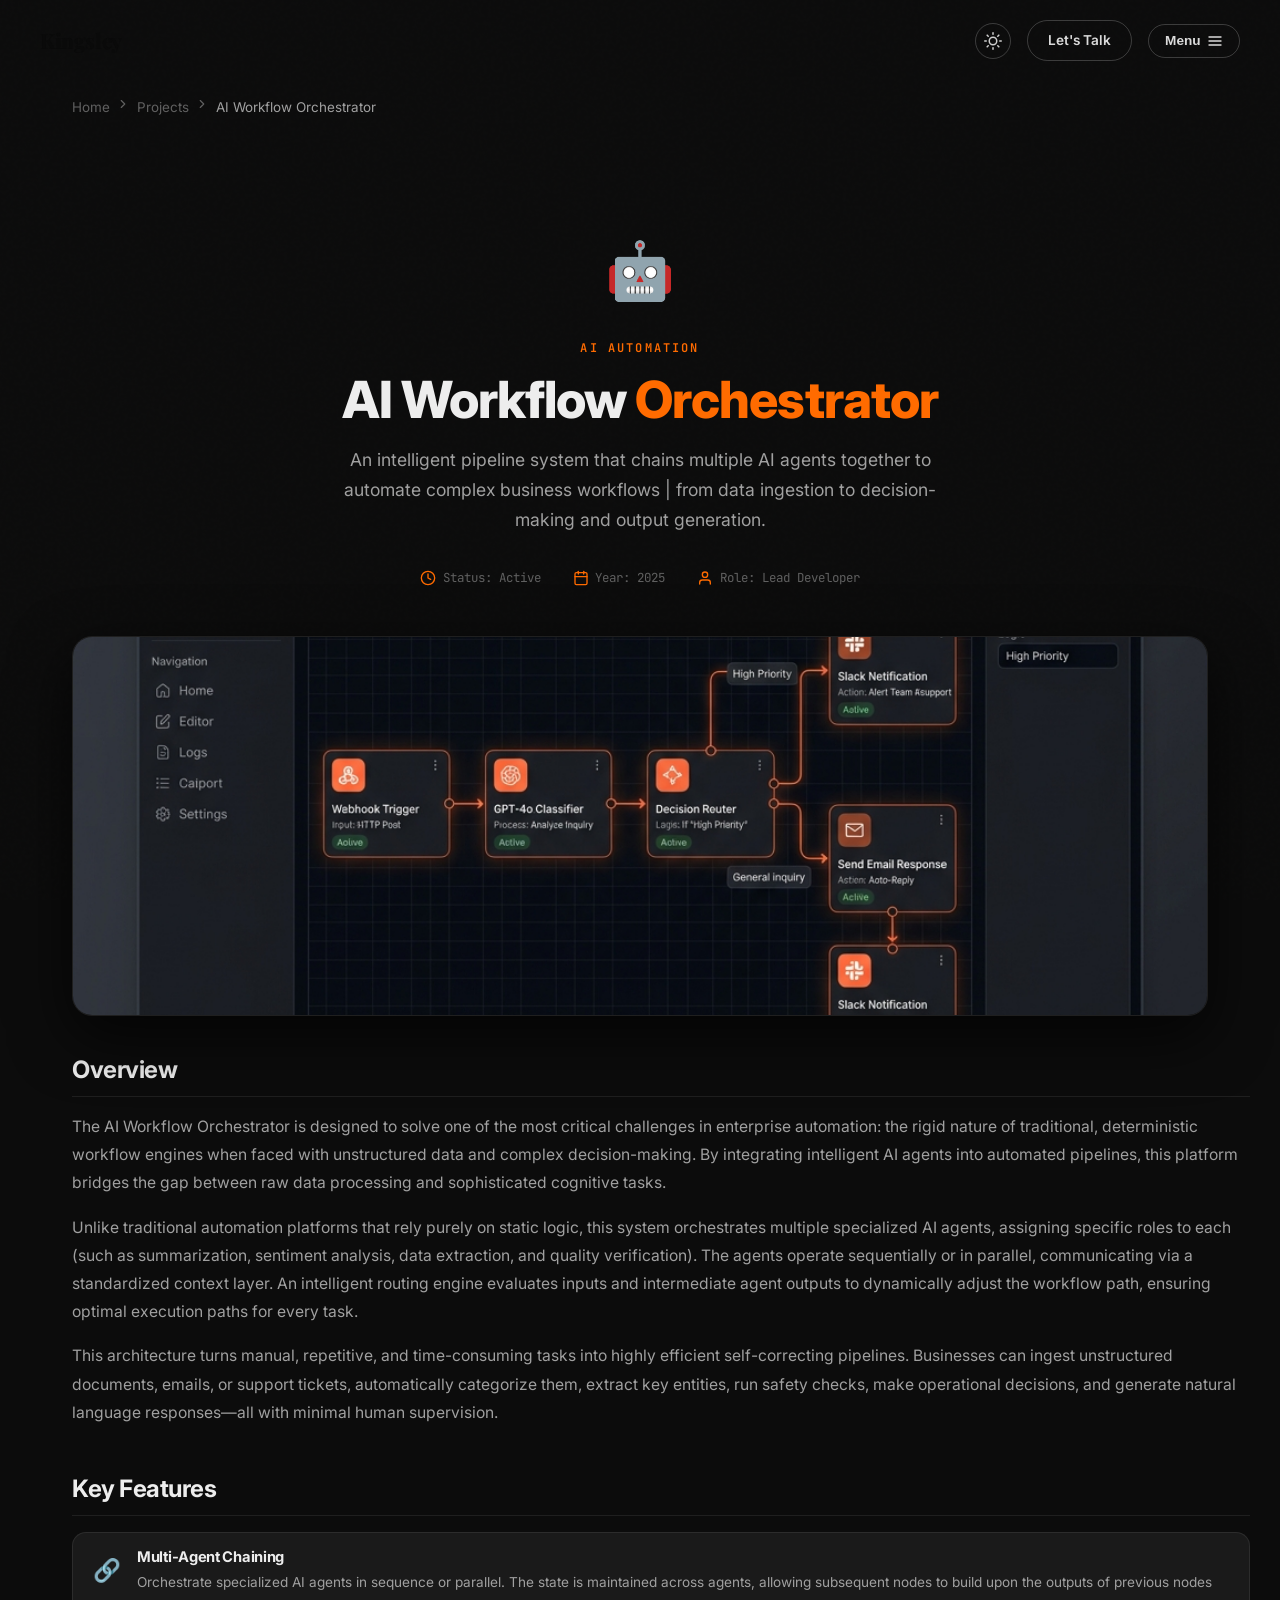
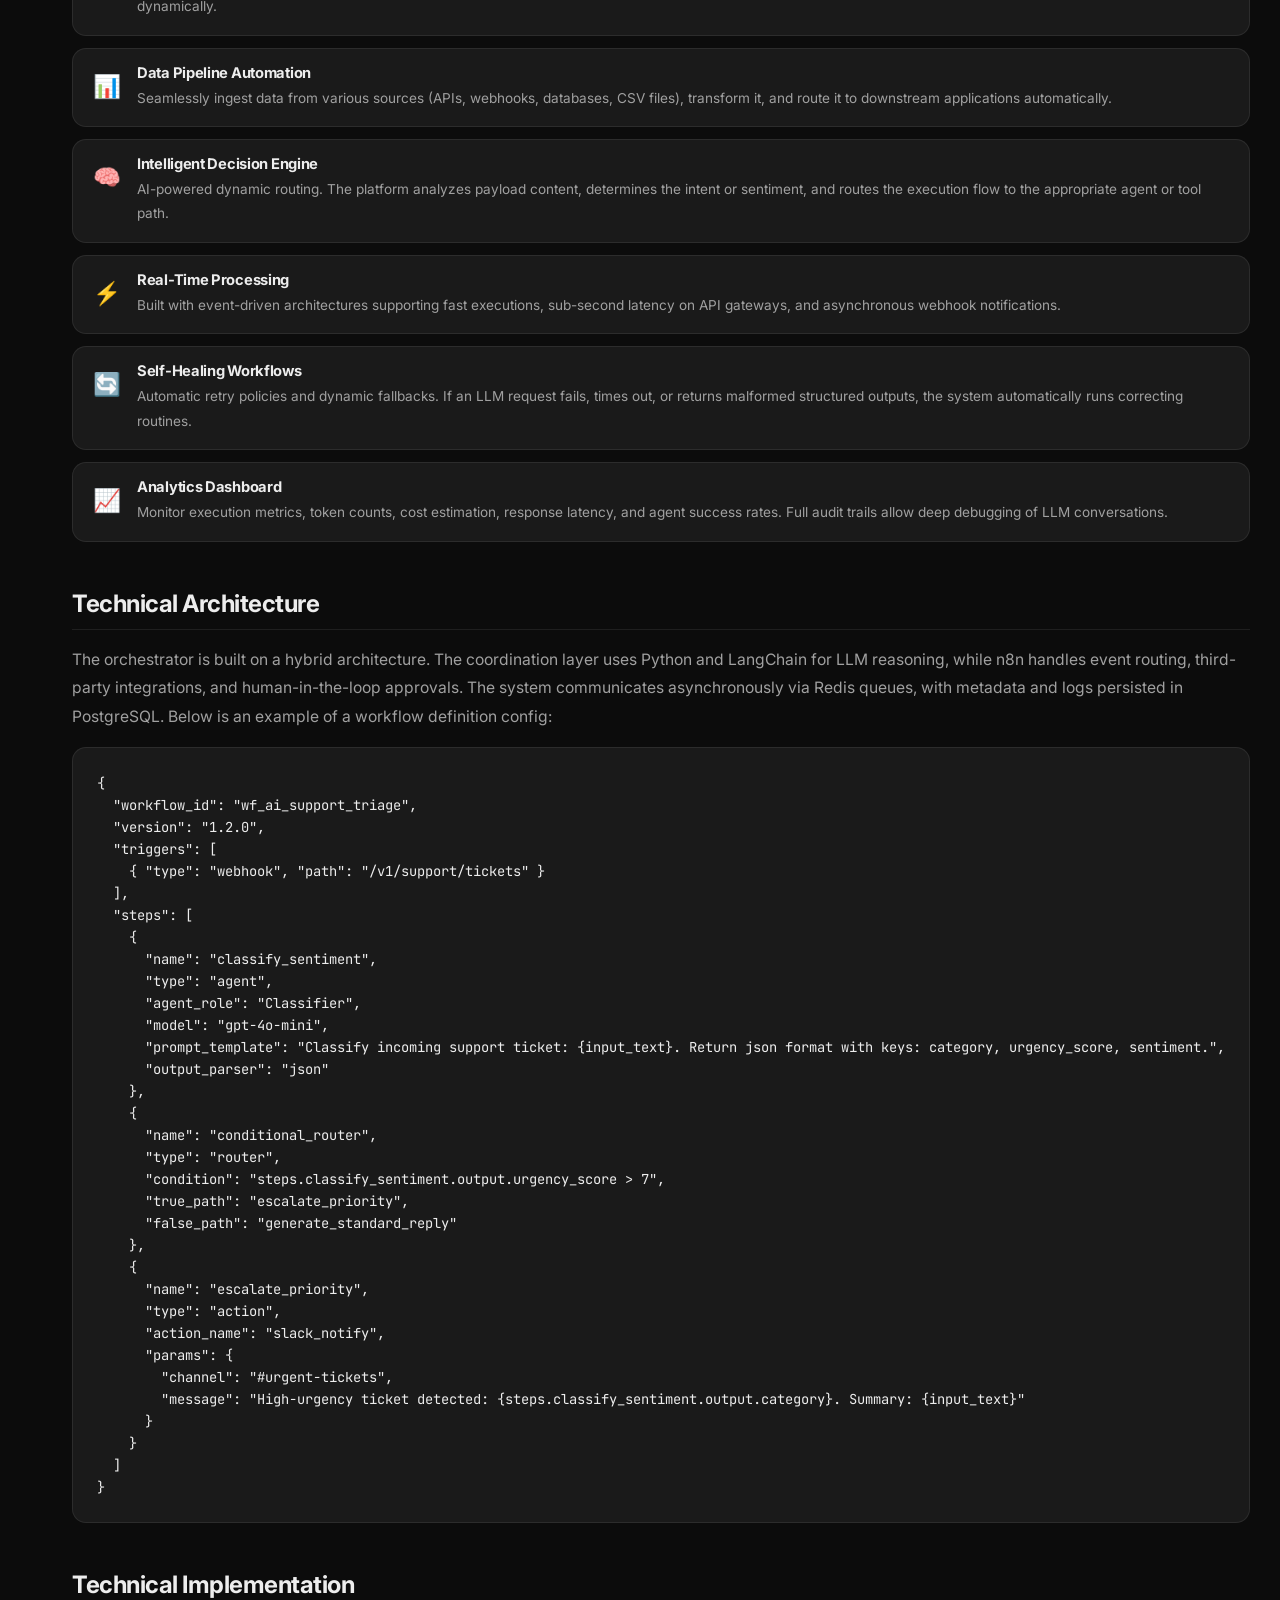
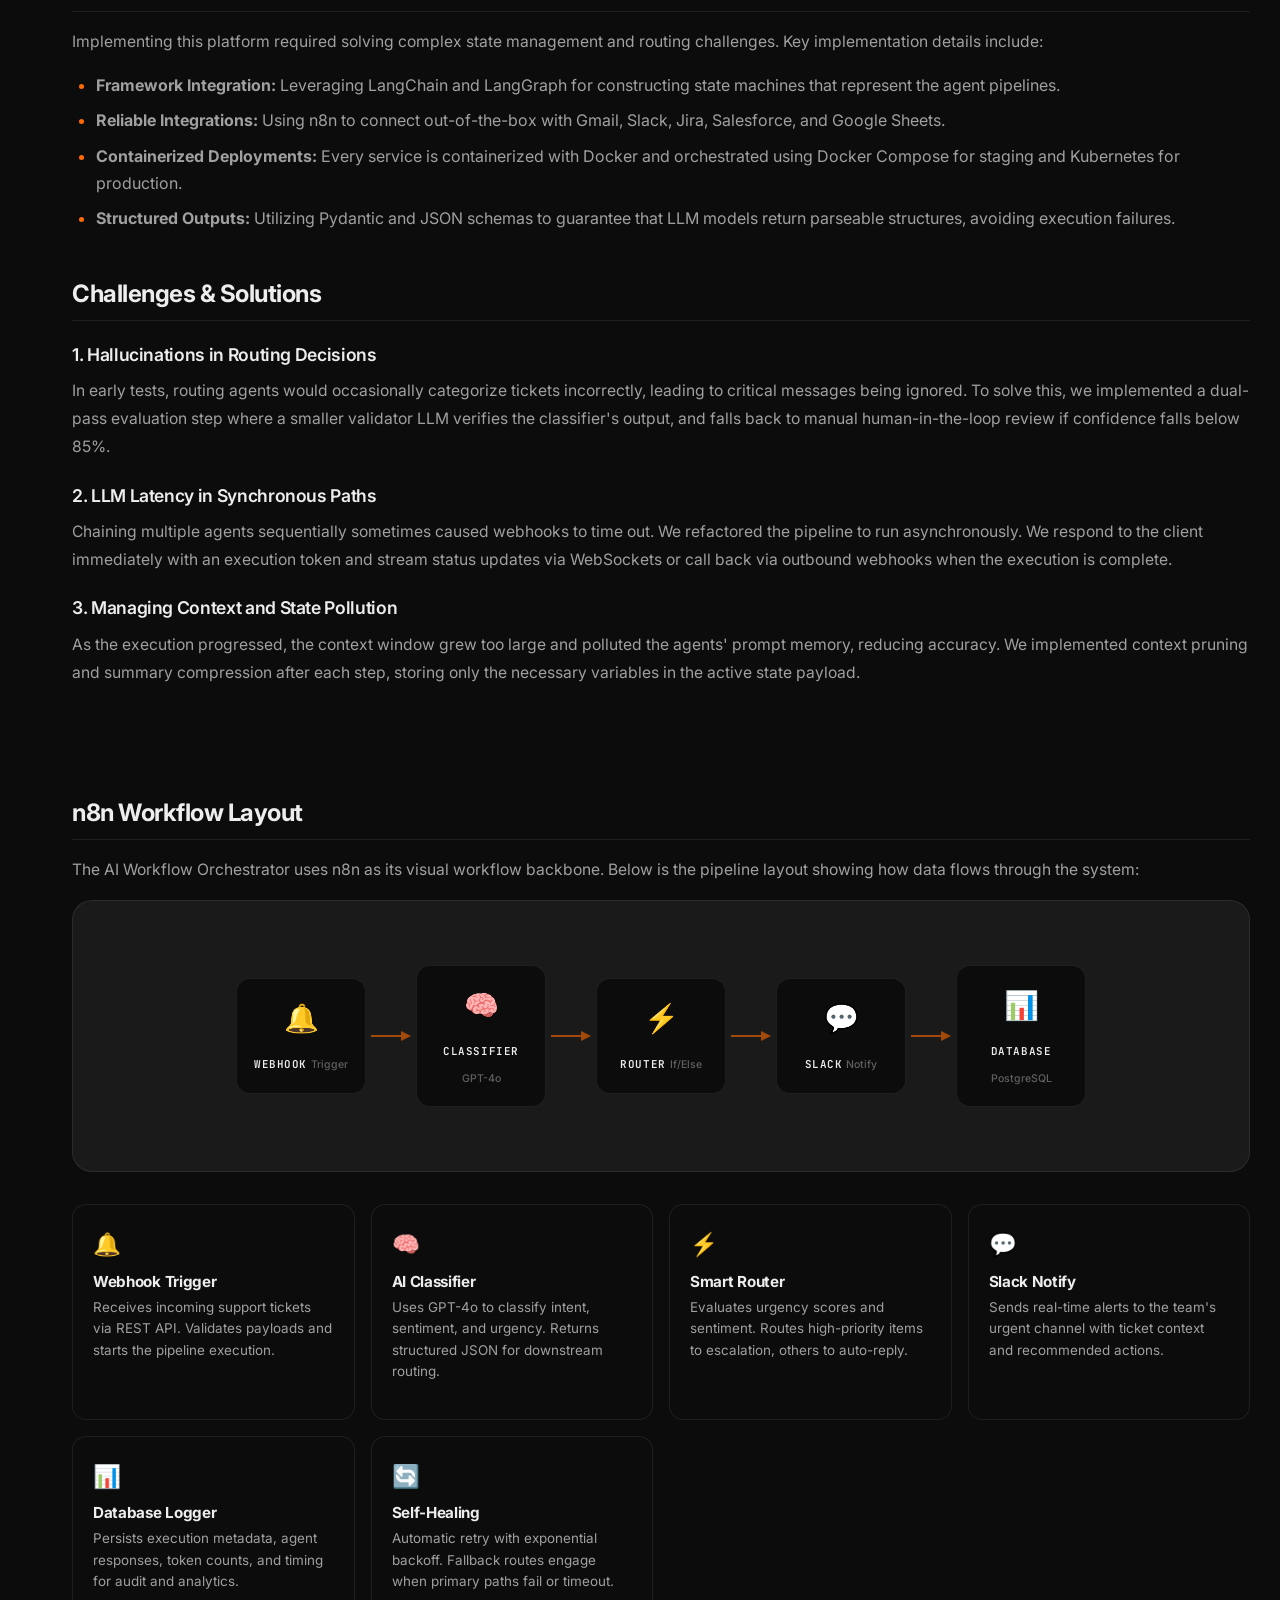
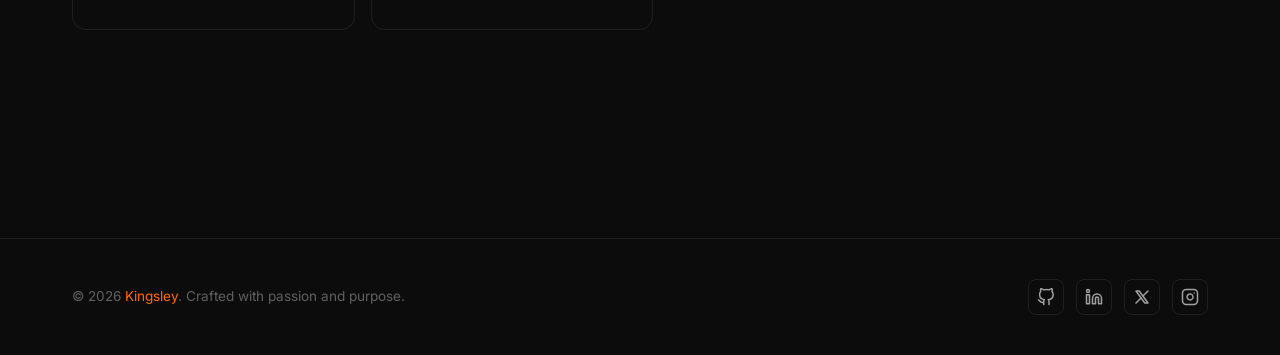
<file: project-ai-workflow.html>
<!DOCTYPE html>
<html lang="en">
<head>
  <meta charset="UTF-8">
  <meta name="viewport" content="width=device-width, initial-scale=1.0">
  <title>AI Workflow Orchestrator | Kingsley</title>
  <meta name="description" content="AI Workflow Orchestrator | An intelligent pipeline system that chains multiple AI agents together to automate complex business workflows.">
  <meta name="keywords" content="AI Automation, Workflow Orchestration, n8n, LangChain, OpenAI, Python, Kingsley">
  <meta name="author" content="Kingsley">
  <meta property="og:title" content="AI Workflow Orchestrator | Kingsley">
  <meta property="og:description" content="An intelligent pipeline system that chains multiple AI agents together to automate complex business workflows.">
  <meta property="og:type" content="website">
  <link rel="preconnect" href="https://fonts.googleapis.com">
  <link rel="preconnect" href="https://fonts.gstatic.com" crossorigin>
  <link href="https://fonts.googleapis.com/css2?family=Inter:wght@300;400;500;600;700;800;900&family=JetBrains+Mono:wght@400;500;600&family=Playfair+Display:wght@700;800;900&display=swap" rel="stylesheet">
  <link rel="stylesheet" href="style.css">
  <!-- Apply saved theme before paint to prevent flash -->
  <script>
    (function() {
      var t = localStorage.getItem('portfolio-theme') || 'dark';
      document.documentElement.setAttribute('data-theme', t);
    })();
  </script>
</head>
<body>

  <!-- ============ NOISE OVERLAY ============ -->
  <div class="noise-overlay" aria-hidden="true"></div>

  <!-- ============ MENU OVERLAY ============ -->
  <div class="menu-overlay" id="menuOverlay" aria-hidden="true">
    <nav class="menu-nav">
      <div class="menu-top">
        <span class="menu-logo">Kingsley</span>
        <button class="menu-close" id="menuClose" aria-label="Close menu">
          <svg width="24" height="24" viewBox="0 0 24 24" fill="none" stroke="currentColor" stroke-width="2" stroke-linecap="round" stroke-linejoin="round"><line x1="18" y1="6" x2="6" y2="18"/><line x1="6" y1="6" x2="18" y2="18"/></svg>
        </button>
      </div>
      <ul class="menu-links">
        <li><a href="index.html" class="menu-link">Home</a></li>
        <li><a href="index.html#about" class="menu-link">About</a></li>
        <li><a href="index.html#projects" class="menu-link">Projects</a></li>
        <li><a href="index.html#services" class="menu-link">Services</a></li>
        <li><a href="contact.html" class="menu-link">Contact</a></li>
      </ul>
      <div class="menu-footer">
        <a href="https://github.com/joshuaking0037-beep" target="_blank" rel="noopener noreferrer" aria-label="GitHub">
          <svg width="20" height="20" viewBox="0 0 24 24" fill="currentColor"><path d="M12 0c-6.626 0-12 5.373-12 12 0 5.302 3.438 9.8 8.207 11.387.599.111.793-.261.793-.577v-2.234c-3.338.726-4.033-1.416-4.033-1.416-.546-1.387-1.333-1.756-1.333-1.756-1.089-.745.083-.729.083-.729 1.205.084 1.839 1.237 1.839 1.237 1.07 1.834 2.807 1.304 3.492.997.107-.775.418-1.305.762-1.604-2.665-.305-5.467-1.334-5.467-5.931 0-1.311.469-2.381 1.236-3.221-.124-.303-.535-1.524.117-3.176 0 0 1.008-.322 3.301 1.23.957-.266 1.983-.399 3.003-.404 1.02.005 2.047.138 3.006.404 2.291-1.552 3.297-1.23 3.297-1.23.653 1.653.242 2.874.118 3.176.77.84 1.235 1.911 1.235 3.221 0 4.609-2.807 5.624-5.479 5.921.43.372.823 1.102.823 2.222v3.293c0 .319.192.694.801.576 4.765-1.589 8.199-6.086 8.199-11.386 0-6.627-5.373-12-12-12z"/></svg>
        </a>
        <a href="https://www.linkedin.com/in/afolabi-joshua-794917201" target="_blank" rel="noopener noreferrer" aria-label="LinkedIn">
          <svg width="20" height="20" viewBox="0 0 24 24" fill="currentColor"><path d="M20.447 20.452h-3.554v-5.569c0-1.328-.027-3.037-1.852-3.037-1.853 0-2.136 1.445-2.136 2.939v5.667H9.351V9h3.414v1.561h.046c.477-.9 1.637-1.85 3.37-1.85 3.601 0 4.267 2.37 4.267 5.455v6.286zM5.337 7.433c-1.144 0-2.063-.926-2.063-2.065 0-1.138.92-2.063 2.063-2.063 1.14 0 2.064.925 2.064 2.063 0 1.139-.925 2.065-2.064 2.065zm1.782 13.019H3.555V9h3.564v11.452zM22.225 0H1.771C.792 0 0 .774 0 1.729v20.542C0 23.227.792 24 1.771 24h20.451C23.2 24 24 23.227 24 22.271V1.729C24 .774 23.2 0 22.222 0h.003z"/></svg>
        </a>
        <a href="https://x.com/kingsley00_7" target="_blank" rel="noopener noreferrer" aria-label="X (Twitter)">
          <svg width="20" height="20" viewBox="0 0 24 24" fill="currentColor"><path d="M18.244 2.25h3.308l-7.227 8.26 8.502 11.24H16.17l-5.214-6.817L4.99 21.75H1.68l7.73-8.835L1.254 2.25H8.08l4.713 6.231zm-1.161 17.52h1.833L7.084 4.126H5.117z"/></svg>
        </a>
      </div>
    </nav>
  </div>

  <!-- ============ HEADER / NAV ============ -->
  <header class="site-header" id="siteHeader">
    <a href="index.html" class="site-logo">Kingsley</a>
    <div class="header-right">
      <button class="theme-toggle" id="themeToggle" aria-label="Toggle dark/light mode">
        <svg class="icon-sun" xmlns="http://www.w3.org/2000/svg" width="18" height="18" viewBox="0 0 24 24" fill="none" stroke="currentColor" stroke-width="2" stroke-linecap="round" stroke-linejoin="round"><circle cx="12" cy="12" r="5"/><line x1="12" y1="1" x2="12" y2="3"/><line x1="12" y1="21" x2="12" y2="23"/><line x1="4.22" y1="4.22" x2="5.64" y2="5.64"/><line x1="18.36" y1="18.36" x2="19.78" y2="19.78"/><line x1="1" y1="12" x2="3" y2="12"/><line x1="21" y1="12" x2="23" y2="12"/><line x1="4.22" y1="19.78" x2="5.64" y2="18.36"/><line x1="18.36" y1="5.64" x2="19.78" y2="4.22"/></svg>
        <svg class="icon-moon" xmlns="http://www.w3.org/2000/svg" width="18" height="18" viewBox="0 0 24 24" fill="none" stroke="currentColor" stroke-width="2" stroke-linecap="round" stroke-linejoin="round"><path d="M21 12.79A9 9 0 1 1 11.21 3 7 7 0 0 0 21 12.79z"/></svg>
      </button>
      <a href="contact.html" class="header-cta">Let's Talk</a>
      <button class="menu-btn" id="menuBtn" aria-label="Open menu">
        Menu
        <svg width="16" height="16" viewBox="0 0 24 24" fill="none" stroke="currentColor" stroke-width="2" stroke-linecap="round" stroke-linejoin="round"><line x1="3" y1="6" x2="21" y2="6"/><line x1="3" y1="12" x2="21" y2="12"/><line x1="3" y1="18" x2="21" y2="18"/></svg>
      </button>
    </div>
  </header>

  <!-- ========== Breadcrumb ========== -->
  <div class="container">
    <div class="breadcrumb">
      <a href="index.html">Home</a>
      <span class="separator">
        <svg width="14" height="14" viewBox="0 0 24 24" fill="none" stroke="currentColor" stroke-width="2" stroke-linecap="round" stroke-linejoin="round"><polyline points="9 18 15 12 9 6"/></svg>
      </span>
      <a href="index.html#projects">Projects</a>
      <span class="separator">
        <svg width="14" height="14" viewBox="0 0 24 24" fill="none" stroke="currentColor" stroke-width="2" stroke-linecap="round" stroke-linejoin="round"><polyline points="9 18 15 12 9 6"/></svg>
      </span>
      <span class="current">AI Workflow Orchestrator</span>
    </div>
  </div>

  <!-- ========== Page Header ========== -->
  <header class="page-header">
    <div class="container">
      <span class="page-icon">🤖</span>
      <span class="page-category">AI Automation</span>
      <h1>AI Workflow <span class="accent-text">Orchestrator</span></h1>
      <p class="page-lead">
        An intelligent pipeline system that chains multiple AI agents together to automate complex business workflows | from data ingestion to decision-making and output generation.
      </p>
      <div class="page-meta">
        <div class="meta-item">
          <svg width="16" height="16" viewBox="0 0 24 24" fill="none" stroke="currentColor" stroke-width="2" stroke-linecap="round" stroke-linejoin="round"><circle cx="12" cy="12" r="10"/><polyline points="12 6 12 12 16 14"/></svg>
          Status: Active
        </div>
        <div class="meta-item">
          <svg width="16" height="16" viewBox="0 0 24 24" fill="none" stroke="currentColor" stroke-width="2" stroke-linecap="round" stroke-linejoin="round"><rect x="3" y="4" width="18" height="18" rx="2" ry="2"/><line x1="16" y1="2" x2="16" y2="6"/><line x1="8" y1="2" x2="8" y2="6"/><line x1="3" y1="10" x2="21" y2="10"/></svg>
          Year: 2025
        </div>
        <div class="meta-item">
          <svg width="16" height="16" viewBox="0 0 24 24" fill="none" stroke="currentColor" stroke-width="2" stroke-linecap="round" stroke-linejoin="round"><path d="M20 21v-2a4 4 0 0 0-4-4H8a4 4 0 0 0-4 4v2"/><circle cx="12" cy="7" r="4"/></svg>
          Role: Lead Developer
        </div>
      </div>
    </div>
  </header>

  <!-- ========== Project Banner ========== -->
  <div class="container" style="margin-bottom: 2.5rem; position: relative; z-index: 5;">
    <div class="project-detail-banner">
      <img src="assets/ai-workflow.png" alt="AI Workflow Orchestrator Showcase">
    </div>
  </div>

  <!-- ========== Project Content ========== -->
  <section class="project-content">
    <div class="container">
      <div class="content-grid">

        <!-- ===== Left Column: Documentation ===== -->
        <div class="doc-sections">

          <!-- Overview -->
          <div class="doc-section reveal">
            <h2 id="overview">Overview</h2>
            <p>
              The AI Workflow Orchestrator is designed to solve one of the most critical challenges in enterprise automation: the rigid nature of traditional, deterministic workflow engines when faced with unstructured data and complex decision-making. By integrating intelligent AI agents into automated pipelines, this platform bridges the gap between raw data processing and sophisticated cognitive tasks.
            </p>
            <p>
              Unlike traditional automation platforms that rely purely on static logic, this system orchestrates multiple specialized AI agents, assigning specific roles to each (such as summarization, sentiment analysis, data extraction, and quality verification). The agents operate sequentially or in parallel, communicating via a standardized context layer. An intelligent routing engine evaluates inputs and intermediate agent outputs to dynamically adjust the workflow path, ensuring optimal execution paths for every task.
            </p>
            <p>
              This architecture turns manual, repetitive, and time-consuming tasks into highly efficient self-correcting pipelines. Businesses can ingest unstructured documents, emails, or support tickets, automatically categorize them, extract key entities, run safety checks, make operational decisions, and generate natural language responses—all with minimal human supervision.
            </p>
          </div>

          <!-- Key Features -->
          <div class="doc-section reveal">
            <h2 id="features">Key Features</h2>
            <div class="feature-list">
              <div class="feature-item">
                <span class="feature-icon">🔗</span>
                <div class="feature-text">
                  <h4>Multi-Agent Chaining</h4>
                  <p>Orchestrate specialized AI agents in sequence or parallel. The state is maintained across agents, allowing subsequent nodes to build upon the outputs of previous nodes dynamically.</p>
                </div>
              </div>
              <div class="feature-item">
                <span class="feature-icon">📊</span>
                <div class="feature-text">
                  <h4>Data Pipeline Automation</h4>
                  <p>Seamlessly ingest data from various sources (APIs, webhooks, databases, CSV files), transform it, and route it to downstream applications automatically.</p>
                </div>
              </div>
              <div class="feature-item">
                <span class="feature-icon">🧠</span>
                <div class="feature-text">
                  <h4>Intelligent Decision Engine</h4>
                  <p>AI-powered dynamic routing. The platform analyzes payload content, determines the intent or sentiment, and routes the execution flow to the appropriate agent or tool path.</p>
                </div>
              </div>
              <div class="feature-item">
                <span class="feature-icon">⚡</span>
                <div class="feature-text">
                  <h4>Real-Time Processing</h4>
                  <p>Built with event-driven architectures supporting fast executions, sub-second latency on API gateways, and asynchronous webhook notifications.</p>
                </div>
              </div>
              <div class="feature-item">
                <span class="feature-icon">🔄</span>
                <div class="feature-text">
                  <h4>Self-Healing Workflows</h4>
                  <p>Automatic retry policies and dynamic fallbacks. If an LLM request fails, times out, or returns malformed structured outputs, the system automatically runs correcting routines.</p>
                </div>
              </div>
              <div class="feature-item">
                <span class="feature-icon">📈</span>
                <div class="feature-text">
                  <h4>Analytics Dashboard</h4>
                  <p>Monitor execution metrics, token counts, cost estimation, response latency, and agent success rates. Full audit trails allow deep debugging of LLM conversations.</p>
                </div>
              </div>
            </div>
          </div>

          <!-- Technical Architecture -->
          <div class="doc-section reveal">
            <h2 id="architecture">Technical Architecture</h2>
            <p>
              The orchestrator is built on a hybrid architecture. The coordination layer uses Python and LangChain for LLM reasoning, while n8n handles event routing, third-party integrations, and human-in-the-loop approvals. The system communicates asynchronously via Redis queues, with metadata and logs persisted in PostgreSQL. Below is an example of a workflow definition config:
            </p>
            <pre><code>{
  "workflow_id": "wf_ai_support_triage",
  "version": "1.2.0",
  "triggers": [
    { "type": "webhook", "path": "/v1/support/tickets" }
  ],
  "steps": [
    {
      "name": "classify_sentiment",
      "type": "agent",
      "agent_role": "Classifier",
      "model": "gpt-4o-mini",
      "prompt_template": "Classify incoming support ticket: {input_text}. Return json format with keys: category, urgency_score, sentiment.",
      "output_parser": "json"
    },
    {
      "name": "conditional_router",
      "type": "router",
      "condition": "steps.classify_sentiment.output.urgency_score > 7",
      "true_path": "escalate_priority",
      "false_path": "generate_standard_reply"
    },
    {
      "name": "escalate_priority",
      "type": "action",
      "action_name": "slack_notify",
      "params": {
        "channel": "#urgent-tickets",
        "message": "High-urgency ticket detected: {steps.classify_sentiment.output.category}. Summary: {input_text}"
      }
    }
  ]
}</code></pre>
          </div>

          <!-- Technical Implementation -->
          <div class="doc-section reveal">
            <h2 id="implementation">Technical Implementation</h2>
            <p>
              Implementing this platform required solving complex state management and routing challenges. Key implementation details include:
            </p>
            <ul>
              <li><strong>Framework Integration:</strong> Leveraging LangChain and LangGraph for constructing state machines that represent the agent pipelines.</li>
              <li><strong>Reliable Integrations:</strong> Using n8n to connect out-of-the-box with Gmail, Slack, Jira, Salesforce, and Google Sheets.</li>
              <li><strong>Containerized Deployments:</strong> Every service is containerized with Docker and orchestrated using Docker Compose for staging and Kubernetes for production.</li>
              <li><strong>Structured Outputs:</strong> Utilizing Pydantic and JSON schemas to guarantee that LLM models return parseable structures, avoiding execution failures.</li>
            </ul>
          </div>

          <!-- Challenges & Solutions -->
          <div class="doc-section reveal">
            <h2 id="challenges">Challenges &amp; Solutions</h2>
            <h3>1. Hallucinations in Routing Decisions</h3>
            <p>
              In early tests, routing agents would occasionally categorize tickets incorrectly, leading to critical messages being ignored. To solve this, we implemented a dual-pass evaluation step where a smaller validator LLM verifies the classifier's output, and falls back to manual human-in-the-loop review if confidence falls below 85%.
            </p>
            <h3>2. LLM Latency in Synchronous Paths</h3>
            <p>
              Chaining multiple agents sequentially sometimes caused webhooks to time out. We refactored the pipeline to run asynchronously. We respond to the client immediately with an execution token and stream status updates via WebSockets or call back via outbound webhooks when the execution is complete.
            </p>
            <h3>3. Managing Context and State Pollution</h3>
            <p>
              As the execution progressed, the context window grew too large and polluted the agents' prompt memory, reducing accuracy. We implemented context pruning and summary compression after each step, storing only the necessary variables in the active state payload.
            </p>
          </div>

          <!-- n8n Workflow Visualization -->
          <div class="doc-section n8n-section reveal">
            <h2 id="n8n-workflow">n8n Workflow Layout</h2>
            <p>The AI Workflow Orchestrator uses n8n as its visual workflow backbone. Below is the pipeline layout showing how data flows through the system:</p>
            
            <div class="n8n-workflow-container glass-card">
              
              <div class="n8n-pipeline">
                <!-- Trigger Node -->
                <div class="n8n-node n8n-node--trigger">
                  <div class="n8n-node-card">
                    <span class="n8n-node-icon">🔔</span>
                    <span class="n8n-node-label">Webhook</span>
                    <span class="n8n-node-sublabel">Trigger</span>
                  </div>
                </div>
                <div class="n8n-connector">
                  <svg width="40" height="16" viewBox="0 0 40 16"><path d="M0 8 L30 8" stroke="currentColor" stroke-width="2" fill="none"/><polygon points="30,3 40,8 30,13" fill="currentColor"/></svg>
                </div>
                <!-- AI Classifier Node -->
                <div class="n8n-node n8n-node--ai">
                  <div class="n8n-node-card">
                    <span class="n8n-node-icon">🧠</span>
                    <span class="n8n-node-label">Classifier</span>
                    <span class="n8n-node-sublabel">GPT-4o</span>
                  </div>
                </div>
                <div class="n8n-connector">
                  <svg width="40" height="16" viewBox="0 0 40 16"><path d="M0 8 L30 8" stroke="currentColor" stroke-width="2" fill="none"/><polygon points="30,3 40,8 30,13" fill="currentColor"/></svg>
                </div>
                <!-- Decision Router -->
                <div class="n8n-node n8n-node--decision">
                  <div class="n8n-node-card">
                    <span class="n8n-node-icon">⚡</span>
                    <span class="n8n-node-label">Router</span>
                    <span class="n8n-node-sublabel">If/Else</span>
                  </div>
                </div>
                <div class="n8n-connector">
                  <svg width="40" height="16" viewBox="0 0 40 16"><path d="M0 8 L30 8" stroke="currentColor" stroke-width="2" fill="none"/><polygon points="30,3 40,8 30,13" fill="currentColor"/></svg>
                </div>
                <!-- Action Node -->
                <div class="n8n-node n8n-node--action">
                  <div class="n8n-node-card">
                    <span class="n8n-node-icon">💬</span>
                    <span class="n8n-node-label">Slack</span>
                    <span class="n8n-node-sublabel">Notify</span>
                  </div>
                </div>
                <div class="n8n-connector">
                  <svg width="40" height="16" viewBox="0 0 40 16"><path d="M0 8 L30 8" stroke="currentColor" stroke-width="2" fill="none"/><polygon points="30,3 40,8 30,13" fill="currentColor"/></svg>
                </div>
                <!-- Output Node -->
                <div class="n8n-node n8n-node--output">
                  <div class="n8n-node-card">
                    <span class="n8n-node-icon">📊</span>
                    <span class="n8n-node-label">Database</span>
                    <span class="n8n-node-sublabel">PostgreSQL</span>
                  </div>
                </div>
              </div>
            </div>

            <div class="n8n-details-grid">
              <div class="n8n-detail-card">
                <span class="n8n-detail-icon">🔔</span>
                <h4>Webhook Trigger</h4>
                <p>Receives incoming support tickets via REST API. Validates payloads and starts the pipeline execution.</p>
              </div>
              <div class="n8n-detail-card">
                <span class="n8n-detail-icon">🧠</span>
                <h4>AI Classifier</h4>
                <p>Uses GPT-4o to classify intent, sentiment, and urgency. Returns structured JSON for downstream routing.</p>
              </div>
              <div class="n8n-detail-card">
                <span class="n8n-detail-icon">⚡</span>
                <h4>Smart Router</h4>
                <p>Evaluates urgency scores and sentiment. Routes high-priority items to escalation, others to auto-reply.</p>
              </div>
              <div class="n8n-detail-card">
                <span class="n8n-detail-icon">💬</span>
                <h4>Slack Notify</h4>
                <p>Sends real-time alerts to the team's urgent channel with ticket context and recommended actions.</p>
              </div>
              <div class="n8n-detail-card">
                <span class="n8n-detail-icon">📊</span>
                <h4>Database Logger</h4>
                <p>Persists execution metadata, agent responses, token counts, and timing for audit and analytics.</p>
              </div>
              <div class="n8n-detail-card">
                <span class="n8n-detail-icon">🔄</span>
                <h4>Self-Healing</h4>
                <p>Automatic retry with exponential backoff. Fallback routes engage when primary paths fail or timeout.</p>
              </div>
            </div>
          </div>

        </div>

        <!-- ===== Right Column: Sidebar ===== -->
        <aside class="project-sidebar">

          <!-- Tech Stack -->
          <div class="sidebar-card glass-card">
            
            <h4>Tech Stack</h4>
            <div class="tech-list">
              <span>Python</span>
              <span>LangChain</span>
              <span>OpenAI</span>
              <span>n8n</span>
              <span>FastAPI</span>
              <span>Redis</span>
              <span>PostgreSQL</span>
              <span>Docker</span>
            </div>
          </div>

          <!-- Quick Links -->
          <div class="sidebar-card glass-card">
            
            <h4>Quick Links</h4>
            <div class="sidebar-links">
              <a href="https://github.com/joshuaking0037-beep" target="_blank" rel="noopener noreferrer">
                <svg width="18" height="18" viewBox="0 0 24 24" fill="currentColor"><path d="M12 0c-6.626 0-12 5.373-12 12 0 5.302 3.438 9.8 8.207 11.387.599.111.793-.261.793-.577v-2.234c-3.338.726-4.033-1.416-4.033-1.416-.546-1.387-1.333-1.756-1.333-1.756-1.089-.745.083-.729.083-.729 1.205.084 1.839 1.237 1.839 1.237 1.07 1.834 2.807 1.304 3.492.997.107-.775.418-1.305.762-1.604-2.665-.305-5.467-1.334-5.467-5.931 0-1.311.469-2.381 1.236-3.221-.124-.303-.535-1.524.117-3.176 0 0 1.008-.322 3.301 1.23.957-.266 1.983-.399 3.003-.404 1.02.005 2.047.138 3.006.404 2.291-1.552 3.297-1.23 3.297-1.23.653 1.653.242 2.874.118 3.176.77.84 1.235 1.911 1.235 3.221 0 4.609-2.807 5.624-5.479 5.921.43.372.823 1.102.823 2.222v3.293c0 .319.192.694.801.576 4.765-1.589 8.199-6.086 8.199-11.386 0-6.627-5.373-12-12-12z"/></svg>
                View on GitHub
              </a>
              <a href="contact.html">
                <svg width="18" height="18" viewBox="0 0 24 24" fill="none" stroke="currentColor" stroke-width="2" stroke-linecap="round" stroke-linejoin="round"><path d="M4 4h16c1.1 0 2 .9 2 2v12c0 1.1-.9 2-2 2H4c-1.1 0-2-.9-2-2V6c0-1.1.9-2 2-2z"/><polyline points="22,6 12,13 2,6"/></svg>
                Get in Touch
              </a>
            </div>
          </div>

          <!-- Table of Contents -->
          <div class="sidebar-card glass-card">
            
            <h4>Table of Contents</h4>
            <ul class="sidebar-toc">
              <li><a href="#overview">Overview</a></li>
              <li><a href="#features">Key Features</a></li>
              <li><a href="#architecture">Technical Architecture</a></li>
              <li><a href="#implementation">Technical Implementation</a></li>
              <li><a href="#challenges">Challenges &amp; Learnings</a></li>
              <li><a href="#n8n-workflow">n8n Workflow Layout</a></li>
            </ul>
          </div>

        </aside>

      </div>
    </div>
  </section>

  <!-- ============ FOOTER ============ -->
  <footer class="site-footer">
    <div class="container">
      <div class="footer-inner">
        <p class="footer-copy">© 2026 <span class="accent-text">Kingsley</span>. Crafted with passion and purpose.</p>
        <div class="footer-socials">
          <a href="https://github.com/joshuaking0037-beep" target="_blank" rel="noopener noreferrer" aria-label="GitHub">
            <svg xmlns="http://www.w3.org/2000/svg" width="18" height="18" viewBox="0 0 24 24" fill="none" stroke="currentColor" stroke-width="2" stroke-linecap="round" stroke-linejoin="round"><path d="M9 19c-5 1.5-5-2.5-7-3m14 6v-3.87a3.37 3.37 0 0 0-.94-2.61c3.14-.35 6.44-1.54 6.44-7A5.44 5.44 0 0 0 20 4.77 5.07 5.07 0 0 0 19.91 1S18.73.65 16 2.48a13.38 13.38 0 0 0-7 0C6.27.65 5.09 1 5.09 1A5.07 5.07 0 0 0 5 4.77a5.44 5.44 0 0 0-1.5 3.78c0 5.42 3.3 6.61 6.44 7A3.37 3.37 0 0 0 9 18.13V22"/></svg>
          </a>
          <a href="https://www.linkedin.com/in/afolabi-joshua-794917201" target="_blank" rel="noopener noreferrer" aria-label="LinkedIn">
            <svg xmlns="http://www.w3.org/2000/svg" width="18" height="18" viewBox="0 0 24 24" fill="none" stroke="currentColor" stroke-width="2" stroke-linecap="round" stroke-linejoin="round"><path d="M16 8a6 6 0 0 1 6 6v7h-4v-7a2 2 0 0 0-2-2 2 2 0 0 0-2 2v7h-4v-7a6 6 0 0 1 6-6z"/><rect x="2" y="9" width="4" height="12"/><circle cx="4" cy="4" r="2"/></svg>
          </a>
          <a href="https://x.com/kingsley00_7" target="_blank" rel="noopener noreferrer" aria-label="X">
            <svg xmlns="http://www.w3.org/2000/svg" width="18" height="18" viewBox="0 0 24 24" fill="none" stroke="currentColor" stroke-width="2" stroke-linecap="round" stroke-linejoin="round"><path d="M4 4l11.733 16h4.267l-11.733 -16z"/><path d="M4 20l6.768 -6.768m2.46 -2.46l6.772 -6.772"/></svg>
          </a>
          <a href="https://www.instagram.com/xins_le" target="_blank" rel="noopener noreferrer" aria-label="Instagram">
            <svg xmlns="http://www.w3.org/2000/svg" width="18" height="18" viewBox="0 0 24 24" fill="none" stroke="currentColor" stroke-width="2" stroke-linecap="round" stroke-linejoin="round"><rect x="2" y="2" width="20" height="20" rx="5" ry="5"/><path d="M16 11.37A4 4 0 1 1 12.63 8 4 4 0 0 1 16 11.37z"/><line x1="17.5" y1="6.5" x2="17.51" y2="6.5"/></svg>
          </a>
        </div>
      </div>
    </div>
  </footer>

  <script src="script.js"></script>
</body>
</html>
</file>
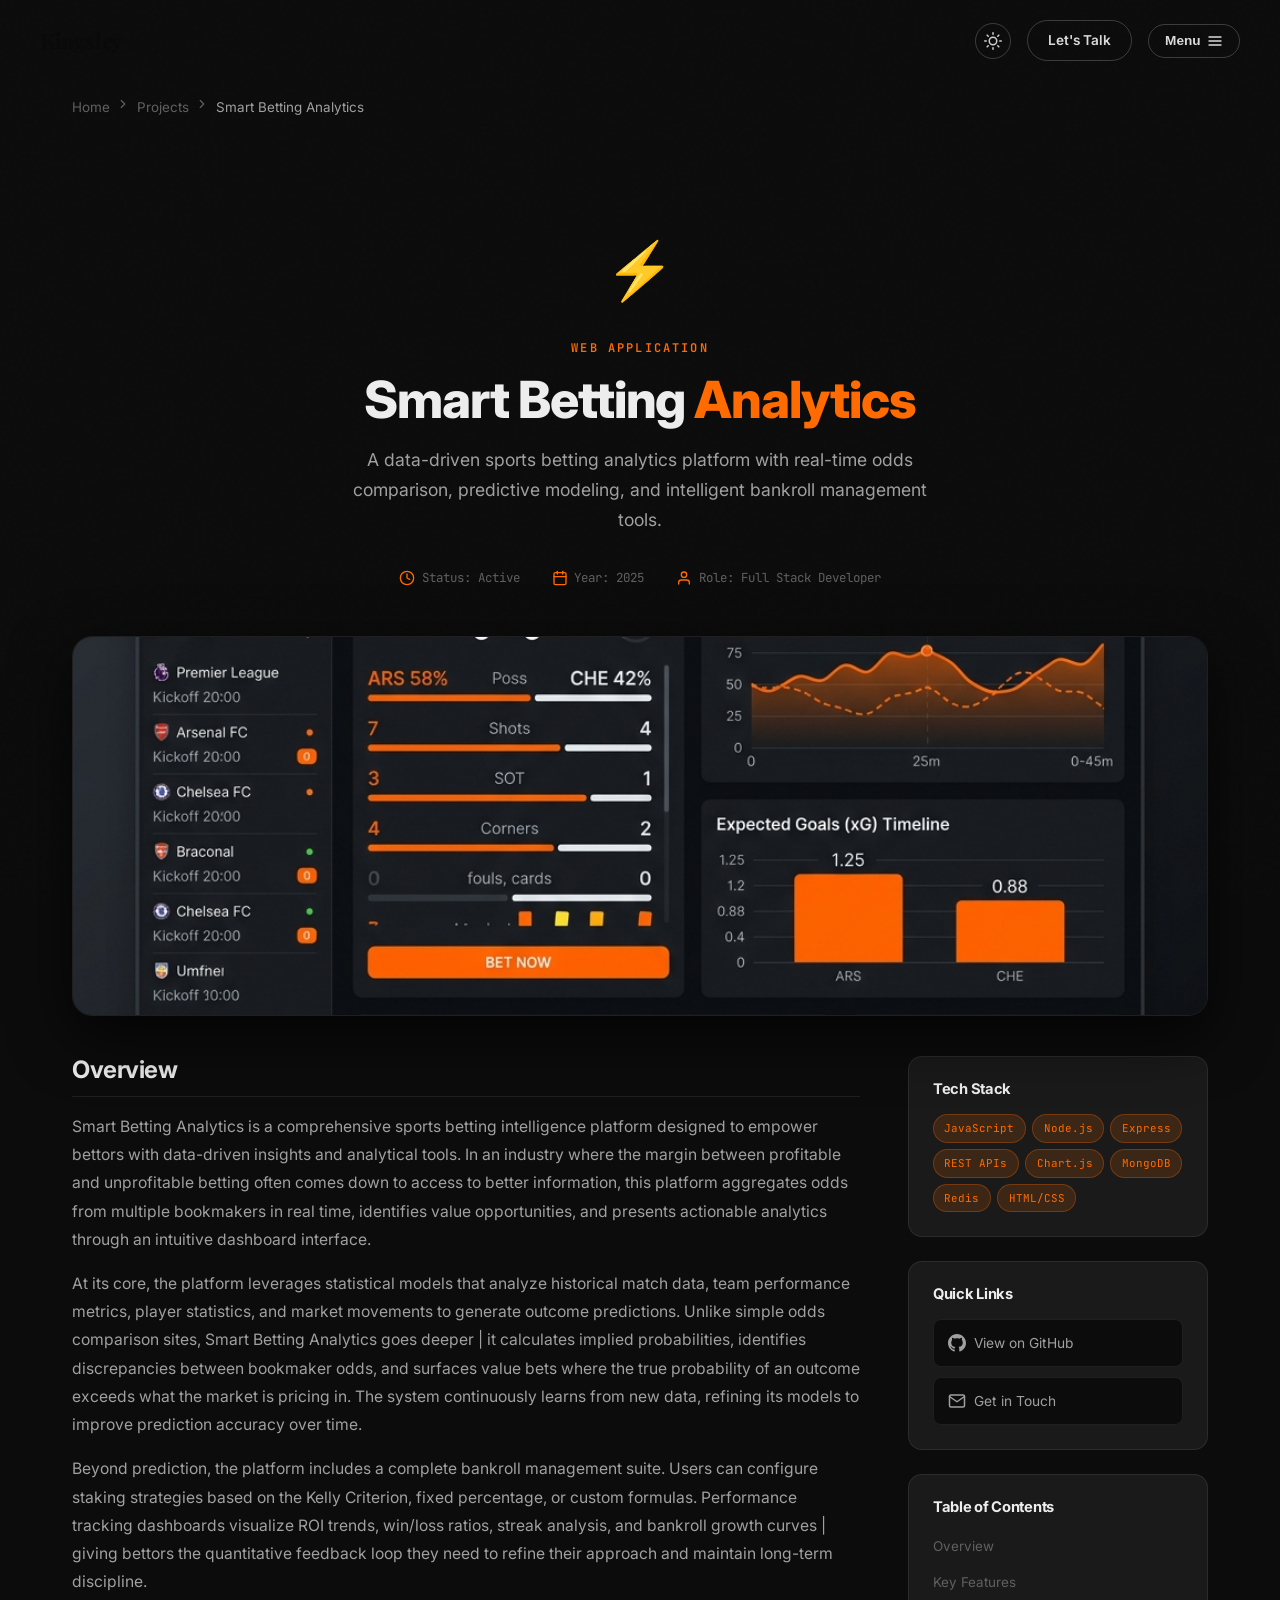
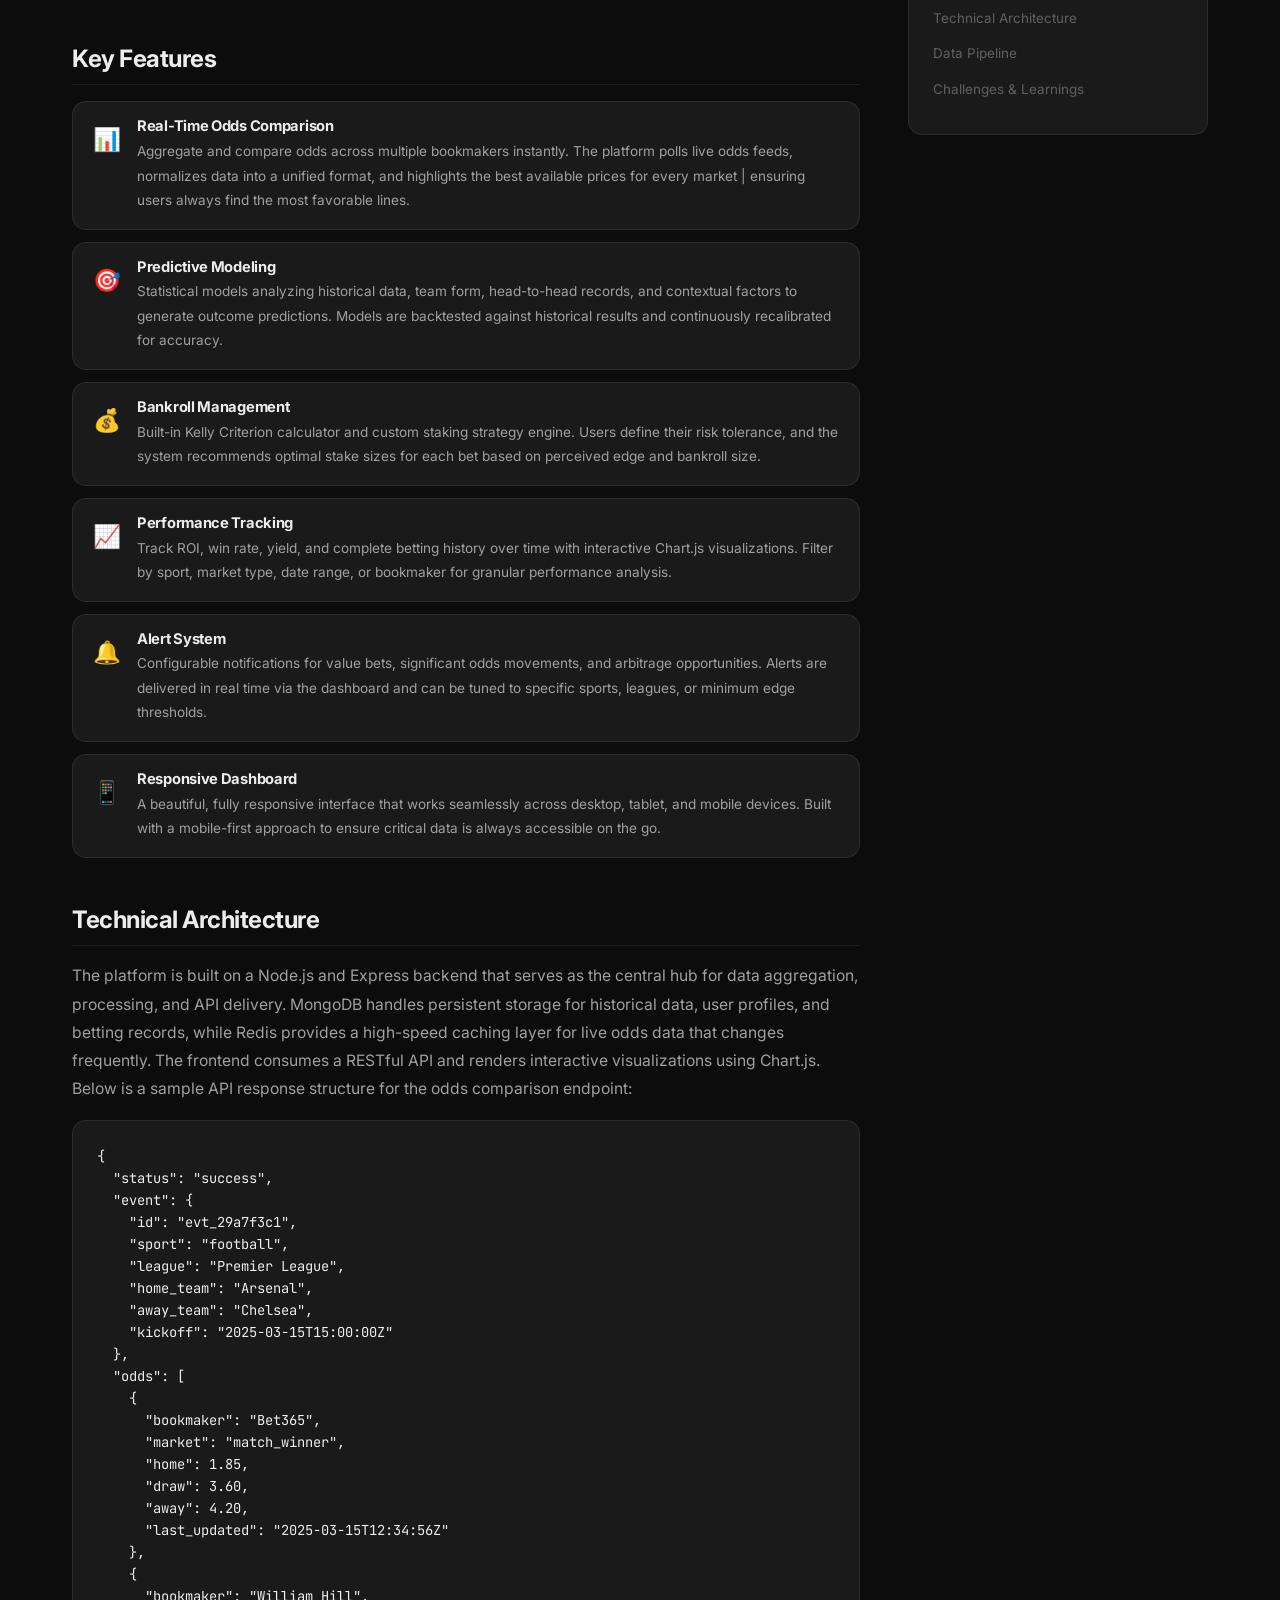
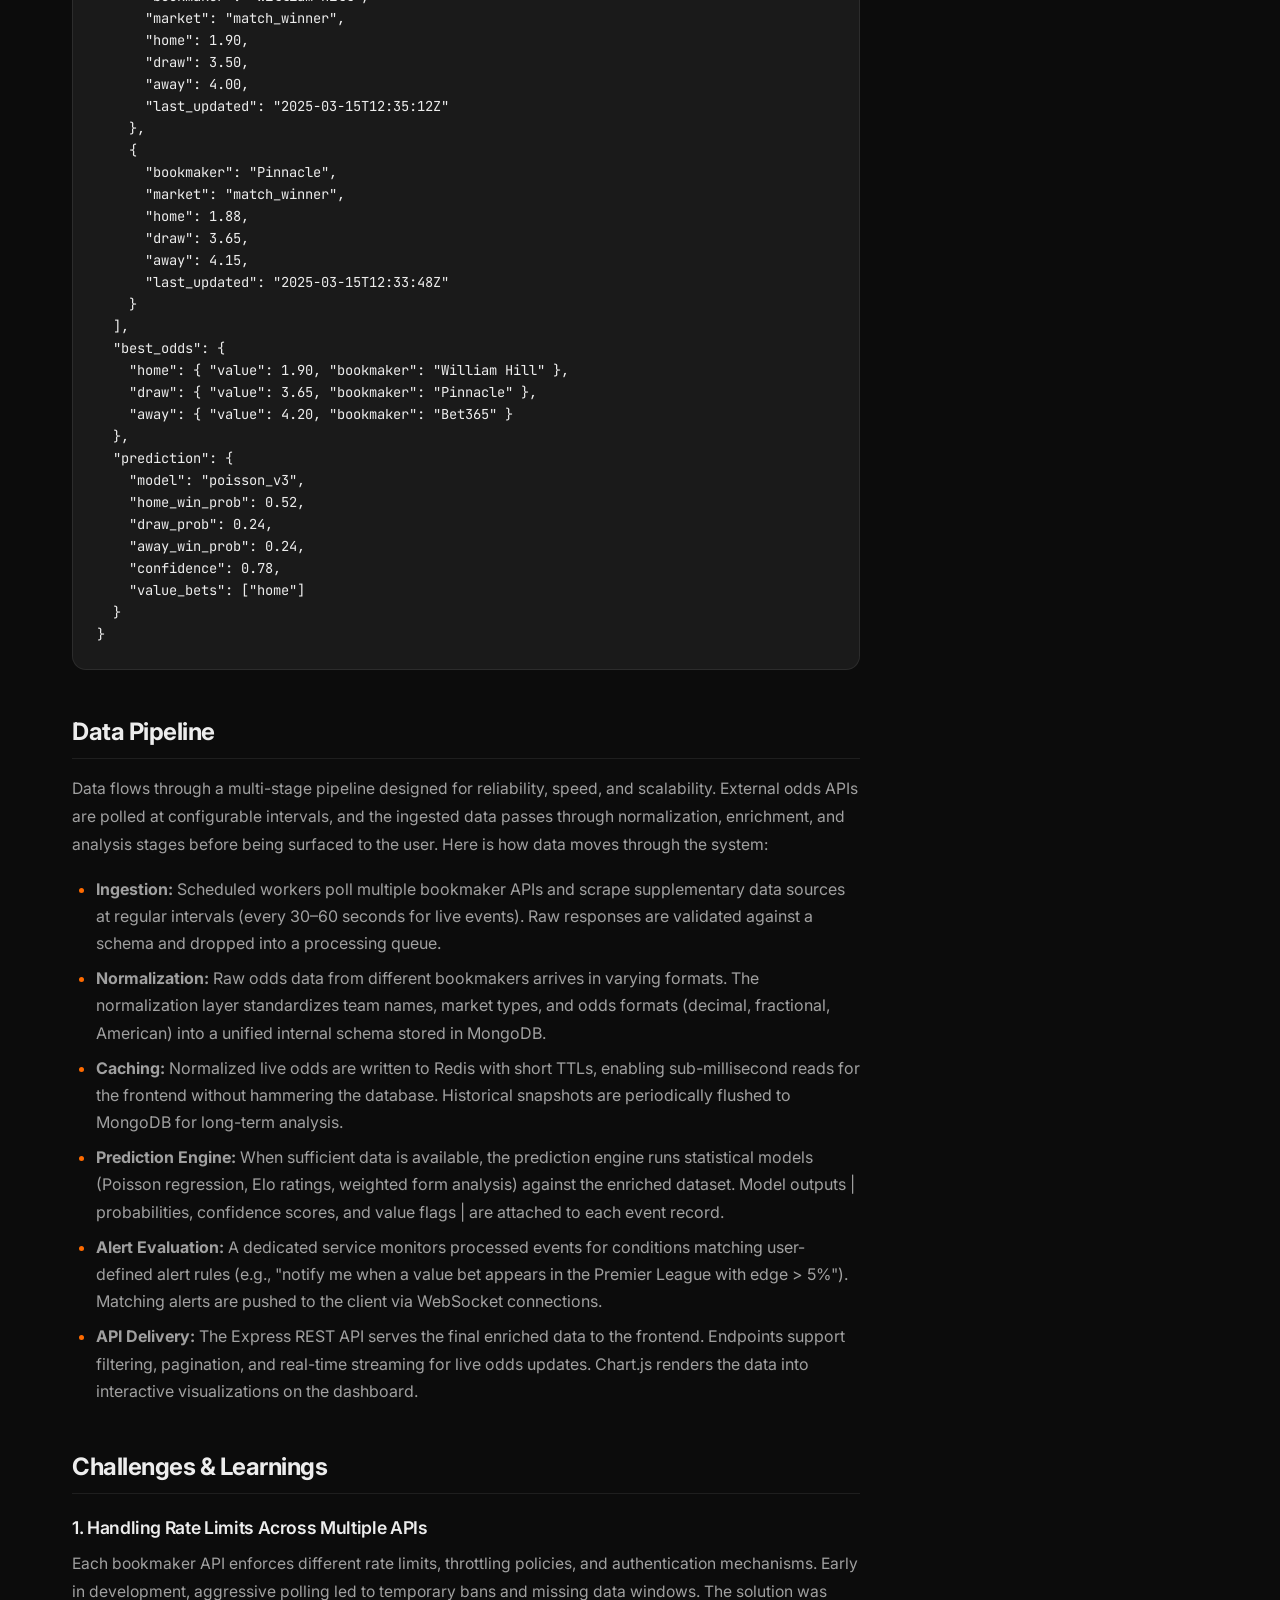
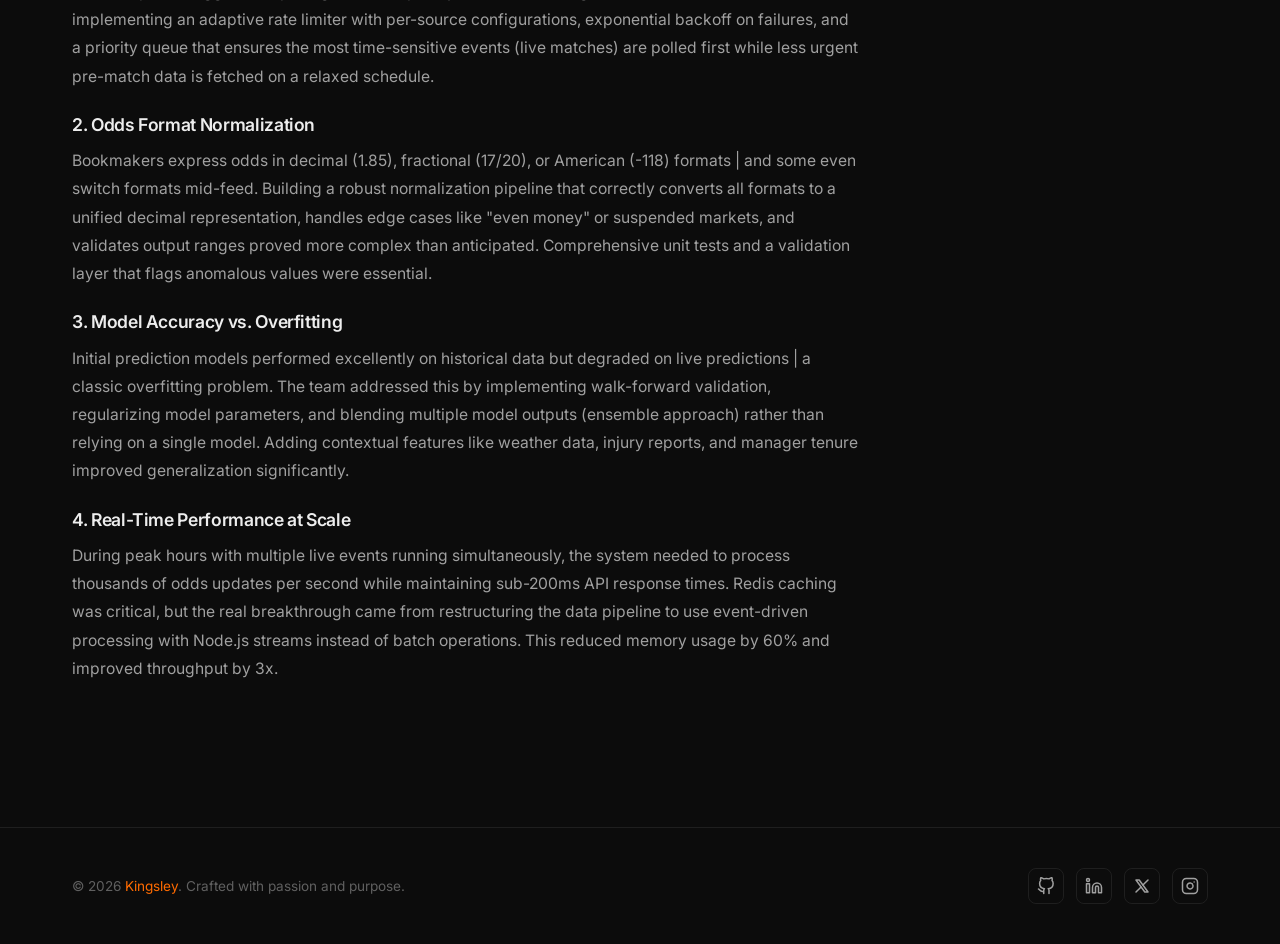
<file: project-betting-analytics.html>
<!DOCTYPE html>
<html lang="en">
<head>
  <meta charset="UTF-8">
  <meta name="viewport" content="width=device-width, initial-scale=1.0">
  <title>Smart Betting Analytics | Kingsley</title>
  <meta name="description" content="Smart Betting Analytics | A data-driven sports betting analytics platform with real-time odds comparison, predictive modeling, and intelligent bankroll management tools.">
  <meta name="keywords" content="Betting Analytics, Odds Comparison, Predictive Modeling, Bankroll Management, JavaScript, Node.js, Kingsley">
  <meta name="author" content="Kingsley">
  <meta property="og:title" content="Smart Betting Analytics | Kingsley">
  <meta property="og:description" content="A data-driven sports betting analytics platform with real-time odds comparison, predictive modeling, and intelligent bankroll management tools.">
  <meta property="og:type" content="website">
  <link rel="preconnect" href="https://fonts.googleapis.com">
  <link rel="preconnect" href="https://fonts.gstatic.com" crossorigin>
  <link href="https://fonts.googleapis.com/css2?family=Inter:wght@300;400;500;600;700;800;900&family=JetBrains+Mono:wght@400;500;600&family=Playfair+Display:wght@700;800;900&display=swap" rel="stylesheet">
  <link rel="stylesheet" href="style.css">
  <!-- Apply saved theme before paint to prevent flash -->
  <script>
    (function() {
      var t = localStorage.getItem('portfolio-theme') || 'dark';
      document.documentElement.setAttribute('data-theme', t);
    })();
  </script>
</head>
<body>

  <!-- ============ NOISE OVERLAY ============ -->
  <div class="noise-overlay" aria-hidden="true"></div>

  <!-- ============ MENU OVERLAY ============ -->
  <div class="menu-overlay" id="menuOverlay" aria-hidden="true">
    <nav class="menu-nav">
      <div class="menu-top">
        <span class="menu-logo">Kingsley</span>
        <button class="menu-close" id="menuClose" aria-label="Close menu">
          <svg width="24" height="24" viewBox="0 0 24 24" fill="none" stroke="currentColor" stroke-width="2" stroke-linecap="round" stroke-linejoin="round"><line x1="18" y1="6" x2="6" y2="18"/><line x1="6" y1="6" x2="18" y2="18"/></svg>
        </button>
      </div>
      <ul class="menu-links">
        <li><a href="index.html" class="menu-link">Home</a></li>
        <li><a href="index.html#about" class="menu-link">About</a></li>
        <li><a href="index.html#projects" class="menu-link">Projects</a></li>
        <li><a href="index.html#services" class="menu-link">Services</a></li>
        <li><a href="contact.html" class="menu-link">Contact</a></li>
      </ul>
      <div class="menu-footer">
        <a href="https://github.com/joshuaking0037-beep" target="_blank" rel="noopener noreferrer" aria-label="GitHub">
          <svg width="20" height="20" viewBox="0 0 24 24" fill="currentColor"><path d="M12 0c-6.626 0-12 5.373-12 12 0 5.302 3.438 9.8 8.207 11.387.599.111.793-.261.793-.577v-2.234c-3.338.726-4.033-1.416-4.033-1.416-.546-1.387-1.333-1.756-1.333-1.756-1.089-.745.083-.729.083-.729 1.205.084 1.839 1.237 1.839 1.237 1.07 1.834 2.807 1.304 3.492.997.107-.775.418-1.305.762-1.604-2.665-.305-5.467-1.334-5.467-5.931 0-1.311.469-2.381 1.236-3.221-.124-.303-.535-1.524.117-3.176 0 0 1.008-.322 3.301 1.23.957-.266 1.983-.399 3.003-.404 1.02.005 2.047.138 3.006.404 2.291-1.552 3.297-1.23 3.297-1.23.653 1.653.242 2.874.118 3.176.77.84 1.235 1.911 1.235 3.221 0 4.609-2.807 5.624-5.479 5.921.43.372.823 1.102.823 2.222v3.293c0 .319.192.694.801.576 4.765-1.589 8.199-6.086 8.199-11.386 0-6.627-5.373-12-12-12z"/></svg>
        </a>
        <a href="https://www.linkedin.com/in/afolabi-joshua-794917201" target="_blank" rel="noopener noreferrer" aria-label="LinkedIn">
          <svg width="20" height="20" viewBox="0 0 24 24" fill="currentColor"><path d="M20.447 20.452h-3.554v-5.569c0-1.328-.027-3.037-1.852-3.037-1.853 0-2.136 1.445-2.136 2.939v5.667H9.351V9h3.414v1.561h.046c.477-.9 1.637-1.85 3.37-1.85 3.601 0 4.267 2.37 4.267 5.455v6.286zM5.337 7.433c-1.144 0-2.063-.926-2.063-2.065 0-1.138.92-2.063 2.063-2.063 1.14 0 2.064.925 2.064 2.063 0 1.139-.925 2.065-2.064 2.065zm1.782 13.019H3.555V9h3.564v11.452zM22.225 0H1.771C.792 0 0 .774 0 1.729v20.542C0 23.227.792 24 1.771 24h20.451C23.2 24 24 23.227 24 22.271V1.729C24 .774 23.2 0 22.222 0h.003z"/></svg>
        </a>
        <a href="https://x.com/kingsley00_7" target="_blank" rel="noopener noreferrer" aria-label="X (Twitter)">
          <svg width="20" height="20" viewBox="0 0 24 24" fill="currentColor"><path d="M18.244 2.25h3.308l-7.227 8.26 8.502 11.24H16.17l-5.214-6.817L4.99 21.75H1.68l7.73-8.835L1.254 2.25H8.08l4.713 6.231zm-1.161 17.52h1.833L7.084 4.126H5.117z"/></svg>
        </a>
      </div>
    </nav>
  </div>

  <!-- ============ HEADER / NAV ============ -->
  <header class="site-header" id="siteHeader">
    <a href="index.html" class="site-logo">Kingsley</a>
    <div class="header-right">
      <button class="theme-toggle" id="themeToggle" aria-label="Toggle dark/light mode">
        <svg class="icon-sun" xmlns="http://www.w3.org/2000/svg" width="18" height="18" viewBox="0 0 24 24" fill="none" stroke="currentColor" stroke-width="2" stroke-linecap="round" stroke-linejoin="round"><circle cx="12" cy="12" r="5"/><line x1="12" y1="1" x2="12" y2="3"/><line x1="12" y1="21" x2="12" y2="23"/><line x1="4.22" y1="4.22" x2="5.64" y2="5.64"/><line x1="18.36" y1="18.36" x2="19.78" y2="19.78"/><line x1="1" y1="12" x2="3" y2="12"/><line x1="21" y1="12" x2="23" y2="12"/><line x1="4.22" y1="19.78" x2="5.64" y2="18.36"/><line x1="18.36" y1="5.64" x2="19.78" y2="4.22"/></svg>
        <svg class="icon-moon" xmlns="http://www.w3.org/2000/svg" width="18" height="18" viewBox="0 0 24 24" fill="none" stroke="currentColor" stroke-width="2" stroke-linecap="round" stroke-linejoin="round"><path d="M21 12.79A9 9 0 1 1 11.21 3 7 7 0 0 0 21 12.79z"/></svg>
      </button>
      <a href="contact.html" class="header-cta">Let's Talk</a>
      <button class="menu-btn" id="menuBtn" aria-label="Open menu">
        Menu
        <svg width="16" height="16" viewBox="0 0 24 24" fill="none" stroke="currentColor" stroke-width="2" stroke-linecap="round" stroke-linejoin="round"><line x1="3" y1="6" x2="21" y2="6"/><line x1="3" y1="12" x2="21" y2="12"/><line x1="3" y1="18" x2="21" y2="18"/></svg>
      </button>
    </div>
  </header>

  <!-- ========== Breadcrumb ========== -->
  <div class="container">
    <div class="breadcrumb">
      <a href="index.html">Home</a>
      <span class="separator">
        <svg width="14" height="14" viewBox="0 0 24 24" fill="none" stroke="currentColor" stroke-width="2" stroke-linecap="round" stroke-linejoin="round"><polyline points="9 18 15 12 9 6"/></svg>
      </span>
      <a href="index.html#projects">Projects</a>
      <span class="separator">
        <svg width="14" height="14" viewBox="0 0 24 24" fill="none" stroke="currentColor" stroke-width="2" stroke-linecap="round" stroke-linejoin="round"><polyline points="9 18 15 12 9 6"/></svg>
      </span>
      <span class="current">Smart Betting Analytics</span>
    </div>
  </div>

  <!-- ========== Page Header ========== -->
  <header class="page-header">
    <div class="container">
      <span class="page-icon">⚡</span>
      <span class="page-category">Web Application</span>
      <h1>Smart Betting <span class="accent-text">Analytics</span></h1>
      <p class="page-lead">
        A data-driven sports betting analytics platform with real-time odds comparison, 
        predictive modeling, and intelligent bankroll management tools.
      </p>
      <div class="page-meta">
        <div class="meta-item">
          <svg width="16" height="16" viewBox="0 0 24 24" fill="none" stroke="currentColor" stroke-width="2" stroke-linecap="round" stroke-linejoin="round"><circle cx="12" cy="12" r="10"/><polyline points="12 6 12 12 16 14"/></svg>
          Status: Active
        </div>
        <div class="meta-item">
          <svg width="16" height="16" viewBox="0 0 24 24" fill="none" stroke="currentColor" stroke-width="2" stroke-linecap="round" stroke-linejoin="round"><rect x="3" y="4" width="18" height="18" rx="2" ry="2"/><line x1="16" y1="2" x2="16" y2="6"/><line x1="8" y1="2" x2="8" y2="6"/><line x1="3" y1="10" x2="21" y2="10"/></svg>
          Year: 2025
        </div>
        <div class="meta-item">
          <svg width="16" height="16" viewBox="0 0 24 24" fill="none" stroke="currentColor" stroke-width="2" stroke-linecap="round" stroke-linejoin="round"><path d="M20 21v-2a4 4 0 0 0-4-4H8a4 4 0 0 0-4 4v2"/><circle cx="12" cy="7" r="4"/></svg>
          Role: Full Stack Developer
        </div>
      </div>
    </div>
  </header>

  <!-- ========== Project Banner ========== -->
  <div class="container" style="margin-bottom: 2.5rem; position: relative; z-index: 5;">
    <div class="project-detail-banner">
      <img src="assets/betting-analytics.png" alt="Smart Betting Analytics Showcase">
    </div>
  </div>

  <!-- ========== Project Content ========== -->
  <section class="project-content">
    <div class="container">
      <div class="content-grid">

        <!-- ===== Left Column: Documentation ===== -->
        <div class="doc-sections">

          <!-- Overview -->
          <div class="doc-section reveal">
            <h2 id="overview">Overview</h2>
            <p>
              Smart Betting Analytics is a comprehensive sports betting intelligence platform designed to empower 
              bettors with data-driven insights and analytical tools. In an industry where the margin between 
              profitable and unprofitable betting often comes down to access to better information, this platform 
              aggregates odds from multiple bookmakers in real time, identifies value opportunities, and presents 
              actionable analytics through an intuitive dashboard interface.
            </p>
            <p>
              At its core, the platform leverages statistical models that analyze historical match data, team 
              performance metrics, player statistics, and market movements to generate outcome predictions. Unlike 
              simple odds comparison sites, Smart Betting Analytics goes deeper | it calculates implied probabilities, 
              identifies discrepancies between bookmaker odds, and surfaces value bets where the true probability 
              of an outcome exceeds what the market is pricing in. The system continuously learns from new data, 
              refining its models to improve prediction accuracy over time.
            </p>
            <p>
              Beyond prediction, the platform includes a complete bankroll management suite. Users can configure 
              staking strategies based on the Kelly Criterion, fixed percentage, or custom formulas. Performance 
              tracking dashboards visualize ROI trends, win/loss ratios, streak analysis, and bankroll growth curves | 
              giving bettors the quantitative feedback loop they need to refine their approach and maintain 
              long-term discipline.
            </p>
          </div>

          <!-- Key Features -->
          <div class="doc-section reveal">
            <h2 id="features">Key Features</h2>
            <div class="feature-list">
              <div class="feature-item">
                <span class="feature-icon">📊</span>
                <div class="feature-text">
                  <h4>Real-Time Odds Comparison</h4>
                  <p>Aggregate and compare odds across multiple bookmakers instantly. The platform polls live odds feeds, normalizes data into a unified format, and highlights the best available prices for every market | ensuring users always find the most favorable lines.</p>
                </div>
              </div>
              <div class="feature-item">
                <span class="feature-icon">🎯</span>
                <div class="feature-text">
                  <h4>Predictive Modeling</h4>
                  <p>Statistical models analyzing historical data, team form, head-to-head records, and contextual factors to generate outcome predictions. Models are backtested against historical results and continuously recalibrated for accuracy.</p>
                </div>
              </div>
              <div class="feature-item">
                <span class="feature-icon">💰</span>
                <div class="feature-text">
                  <h4>Bankroll Management</h4>
                  <p>Built-in Kelly Criterion calculator and custom staking strategy engine. Users define their risk tolerance, and the system recommends optimal stake sizes for each bet based on perceived edge and bankroll size.</p>
                </div>
              </div>
              <div class="feature-item">
                <span class="feature-icon">📈</span>
                <div class="feature-text">
                  <h4>Performance Tracking</h4>
                  <p>Track ROI, win rate, yield, and complete betting history over time with interactive Chart.js visualizations. Filter by sport, market type, date range, or bookmaker for granular performance analysis.</p>
                </div>
              </div>
              <div class="feature-item">
                <span class="feature-icon">🔔</span>
                <div class="feature-text">
                  <h4>Alert System</h4>
                  <p>Configurable notifications for value bets, significant odds movements, and arbitrage opportunities. Alerts are delivered in real time via the dashboard and can be tuned to specific sports, leagues, or minimum edge thresholds.</p>
                </div>
              </div>
              <div class="feature-item">
                <span class="feature-icon">📱</span>
                <div class="feature-text">
                  <h4>Responsive Dashboard</h4>
                  <p>A beautiful, fully responsive interface that works seamlessly across desktop, tablet, and mobile devices. Built with a mobile-first approach to ensure critical data is always accessible on the go.</p>
                </div>
              </div>
            </div>
          </div>

          <!-- Technical Architecture -->
          <div class="doc-section reveal">
            <h2 id="architecture">Technical Architecture</h2>
            <p>
              The platform is built on a Node.js and Express backend that serves as the central hub for data 
              aggregation, processing, and API delivery. MongoDB handles persistent storage for historical data, 
              user profiles, and betting records, while Redis provides a high-speed caching layer for live odds 
              data that changes frequently. The frontend consumes a RESTful API and renders interactive 
              visualizations using Chart.js. Below is a sample API response structure for the odds comparison 
              endpoint:
            </p>
            <pre><code>{
  "status": "success",
  "event": {
    "id": "evt_29a7f3c1",
    "sport": "football",
    "league": "Premier League",
    "home_team": "Arsenal",
    "away_team": "Chelsea",
    "kickoff": "2025-03-15T15:00:00Z"
  },
  "odds": [
    {
      "bookmaker": "Bet365",
      "market": "match_winner",
      "home": 1.85,
      "draw": 3.60,
      "away": 4.20,
      "last_updated": "2025-03-15T12:34:56Z"
    },
    {
      "bookmaker": "William Hill",
      "market": "match_winner",
      "home": 1.90,
      "draw": 3.50,
      "away": 4.00,
      "last_updated": "2025-03-15T12:35:12Z"
    },
    {
      "bookmaker": "Pinnacle",
      "market": "match_winner",
      "home": 1.88,
      "draw": 3.65,
      "away": 4.15,
      "last_updated": "2025-03-15T12:33:48Z"
    }
  ],
  "best_odds": {
    "home": { "value": 1.90, "bookmaker": "William Hill" },
    "draw": { "value": 3.65, "bookmaker": "Pinnacle" },
    "away": { "value": 4.20, "bookmaker": "Bet365" }
  },
  "prediction": {
    "model": "poisson_v3",
    "home_win_prob": 0.52,
    "draw_prob": 0.24,
    "away_win_prob": 0.24,
    "confidence": 0.78,
    "value_bets": ["home"]
  }
}</code></pre>
          </div>

          <!-- Data Pipeline -->
          <div class="doc-section reveal">
            <h2 id="pipeline">Data Pipeline</h2>
            <p>
              Data flows through a multi-stage pipeline designed for reliability, speed, and scalability. 
              External odds APIs are polled at configurable intervals, and the ingested data passes through 
              normalization, enrichment, and analysis stages before being surfaced to the user. Here is how 
              data moves through the system:
            </p>
            <ul>
              <li>
                <strong>Ingestion:</strong> Scheduled workers poll multiple bookmaker APIs and scrape 
                supplementary data sources at regular intervals (every 30–60 seconds for live events). 
                Raw responses are validated against a schema and dropped into a processing queue.
              </li>
              <li>
                <strong>Normalization:</strong> Raw odds data from different bookmakers arrives in varying 
                formats. The normalization layer standardizes team names, market types, and odds formats 
                (decimal, fractional, American) into a unified internal schema stored in MongoDB.
              </li>
              <li>
                <strong>Caching:</strong> Normalized live odds are written to Redis with short TTLs, enabling 
                sub-millisecond reads for the frontend without hammering the database. Historical snapshots 
                are periodically flushed to MongoDB for long-term analysis.
              </li>
              <li>
                <strong>Prediction Engine:</strong> When sufficient data is available, the prediction engine 
                runs statistical models (Poisson regression, Elo ratings, weighted form analysis) against the 
                enriched dataset. Model outputs | probabilities, confidence scores, and value flags | are 
                attached to each event record.
              </li>
              <li>
                <strong>Alert Evaluation:</strong> A dedicated service monitors processed events for conditions 
                matching user-defined alert rules (e.g., "notify me when a value bet appears in the Premier League 
                with edge > 5%"). Matching alerts are pushed to the client via WebSocket connections.
              </li>
              <li>
                <strong>API Delivery:</strong> The Express REST API serves the final enriched data to the 
                frontend. Endpoints support filtering, pagination, and real-time streaming for live odds 
                updates. Chart.js renders the data into interactive visualizations on the dashboard.
              </li>
            </ul>
          </div>

          <!-- Challenges & Learnings -->
          <div class="doc-section reveal">
            <h2 id="challenges">Challenges &amp; Learnings</h2>

            <h3>1. Handling Rate Limits Across Multiple APIs</h3>
            <p>
              Each bookmaker API enforces different rate limits, throttling policies, and authentication 
              mechanisms. Early in development, aggressive polling led to temporary bans and missing data 
              windows. The solution was implementing an adaptive rate limiter with per-source configurations, 
              exponential backoff on failures, and a priority queue that ensures the most time-sensitive 
              events (live matches) are polled first while less urgent pre-match data is fetched on a relaxed 
              schedule.
            </p>

            <h3>2. Odds Format Normalization</h3>
            <p>
              Bookmakers express odds in decimal (1.85), fractional (17/20), or American (-118) formats | 
              and some even switch formats mid-feed. Building a robust normalization pipeline that correctly 
              converts all formats to a unified decimal representation, handles edge cases like "even money" 
              or suspended markets, and validates output ranges proved more complex than anticipated. 
              Comprehensive unit tests and a validation layer that flags anomalous values were essential.
            </p>

            <h3>3. Model Accuracy vs. Overfitting</h3>
            <p>
              Initial prediction models performed excellently on historical data but degraded on live 
              predictions | a classic overfitting problem. The team addressed this by implementing walk-forward 
              validation, regularizing model parameters, and blending multiple model outputs (ensemble approach) 
              rather than relying on a single model. Adding contextual features like weather data, injury 
              reports, and manager tenure improved generalization significantly.
            </p>

            <h3>4. Real-Time Performance at Scale</h3>
            <p>
              During peak hours with multiple live events running simultaneously, the system needed to process 
              thousands of odds updates per second while maintaining sub-200ms API response times. Redis 
              caching was critical, but the real breakthrough came from restructuring the data pipeline to use 
              event-driven processing with Node.js streams instead of batch operations. This reduced memory 
              usage by 60% and improved throughput by 3x.
            </p>
          </div>

        </div>

        <!-- ===== Right Column: Sidebar ===== -->
        <aside class="project-sidebar">

          <!-- Tech Stack -->
          <div class="sidebar-card glass-card">
            
            <h4>Tech Stack</h4>
            <div class="tech-list">
              <span>JavaScript</span>
              <span>Node.js</span>
              <span>Express</span>
              <span>REST APIs</span>
              <span>Chart.js</span>
              <span>MongoDB</span>
              <span>Redis</span>
              <span>HTML/CSS</span>
            </div>
          </div>

          <!-- Quick Links -->
          <div class="sidebar-card glass-card">
            
            <h4>Quick Links</h4>
            <div class="sidebar-links">
              <a href="https://github.com/joshuaking0037-beep" target="_blank" rel="noopener noreferrer">
                <svg width="18" height="18" viewBox="0 0 24 24" fill="currentColor"><path d="M12 0c-6.626 0-12 5.373-12 12 0 5.302 3.438 9.8 8.207 11.387.599.111.793-.261.793-.577v-2.234c-3.338.726-4.033-1.416-4.033-1.416-.546-1.387-1.333-1.756-1.333-1.756-1.089-.745.083-.729.083-.729 1.205.084 1.839 1.237 1.839 1.237 1.07 1.834 2.807 1.304 3.492.997.107-.775.418-1.305.762-1.604-2.665-.305-5.467-1.334-5.467-5.931 0-1.311.469-2.381 1.236-3.221-.124-.303-.535-1.524.117-3.176 0 0 1.008-.322 3.301 1.23.957-.266 1.983-.399 3.003-.404 1.02.005 2.047.138 3.006.404 2.291-1.552 3.297-1.23 3.297-1.23.653 1.653.242 2.874.118 3.176.77.84 1.235 1.911 1.235 3.221 0 4.609-2.807 5.624-5.479 5.921.43.372.823 1.102.823 2.222v3.293c0 .319.192.694.801.576 4.765-1.589 8.199-6.086 8.199-11.386 0-6.627-5.373-12-12-12z"/></svg>
                View on GitHub
              </a>
              <a href="contact.html">
                <svg width="18" height="18" viewBox="0 0 24 24" fill="none" stroke="currentColor" stroke-width="2" stroke-linecap="round" stroke-linejoin="round"><path d="M4 4h16c1.1 0 2 .9 2 2v12c0 1.1-.9 2-2 2H4c-1.1 0-2-.9-2-2V6c0-1.1.9-2 2-2z"/><polyline points="22,6 12,13 2,6"/></svg>
                Get in Touch
              </a>
            </div>
          </div>

          <!-- Table of Contents -->
          <div class="sidebar-card glass-card">
            
            <h4>Table of Contents</h4>
            <ul class="sidebar-toc">
              <li><a href="#overview">Overview</a></li>
              <li><a href="#features">Key Features</a></li>
              <li><a href="#architecture">Technical Architecture</a></li>
              <li><a href="#pipeline">Data Pipeline</a></li>
              <li><a href="#challenges">Challenges &amp; Learnings</a></li>
            </ul>
          </div>

        </aside>

      </div>
    </div>
  </section>

  <!-- ============ FOOTER ============ -->
  <footer class="site-footer">
    <div class="container">
      <div class="footer-inner">
        <p class="footer-copy">© 2026 <span class="accent-text">Kingsley</span>. Crafted with passion and purpose.</p>
        <div class="footer-socials">
          <a href="https://github.com/joshuaking0037-beep" target="_blank" rel="noopener noreferrer" aria-label="GitHub">
            <svg xmlns="http://www.w3.org/2000/svg" width="18" height="18" viewBox="0 0 24 24" fill="none" stroke="currentColor" stroke-width="2" stroke-linecap="round" stroke-linejoin="round"><path d="M9 19c-5 1.5-5-2.5-7-3m14 6v-3.87a3.37 3.37 0 0 0-.94-2.61c3.14-.35 6.44-1.54 6.44-7A5.44 5.44 0 0 0 20 4.77 5.07 5.07 0 0 0 19.91 1S18.73.65 16 2.48a13.38 13.38 0 0 0-7 0C6.27.65 5.09 1 5.09 1A5.07 5.07 0 0 0 5 4.77a5.44 5.44 0 0 0-1.5 3.78c0 5.42 3.3 6.61 6.44 7A3.37 3.37 0 0 0 9 18.13V22"/></svg>
          </a>
          <a href="https://www.linkedin.com/in/afolabi-joshua-794917201" target="_blank" rel="noopener noreferrer" aria-label="LinkedIn">
            <svg xmlns="http://www.w3.org/2000/svg" width="18" height="18" viewBox="0 0 24 24" fill="none" stroke="currentColor" stroke-width="2" stroke-linecap="round" stroke-linejoin="round"><path d="M16 8a6 6 0 0 1 6 6v7h-4v-7a2 2 0 0 0-2-2 2 2 0 0 0-2 2v7h-4v-7a6 6 0 0 1 6-6z"/><rect x="2" y="9" width="4" height="12"/><circle cx="4" cy="4" r="2"/></svg>
          </a>
          <a href="https://x.com/kingsley00_7" target="_blank" rel="noopener noreferrer" aria-label="X">
            <svg xmlns="http://www.w3.org/2000/svg" width="18" height="18" viewBox="0 0 24 24" fill="none" stroke="currentColor" stroke-width="2" stroke-linecap="round" stroke-linejoin="round"><path d="M4 4l11.733 16h4.267l-11.733 -16z"/><path d="M4 20l6.768 -6.768m2.46 -2.46l6.772 -6.772"/></svg>
          </a>
          <a href="https://www.instagram.com/xins_le" target="_blank" rel="noopener noreferrer" aria-label="Instagram">
            <svg xmlns="http://www.w3.org/2000/svg" width="18" height="18" viewBox="0 0 24 24" fill="none" stroke="currentColor" stroke-width="2" stroke-linecap="round" stroke-linejoin="round"><rect x="2" y="2" width="20" height="20" rx="5" ry="5"/><path d="M16 11.37A4 4 0 1 1 12.63 8 4 4 0 0 1 16 11.37z"/><line x1="17.5" y1="6.5" x2="17.51" y2="6.5"/></svg>
          </a>
        </div>
      </div>
    </div>
  </footer>

  <script src="script.js"></script>
</body>
</html>
</file>
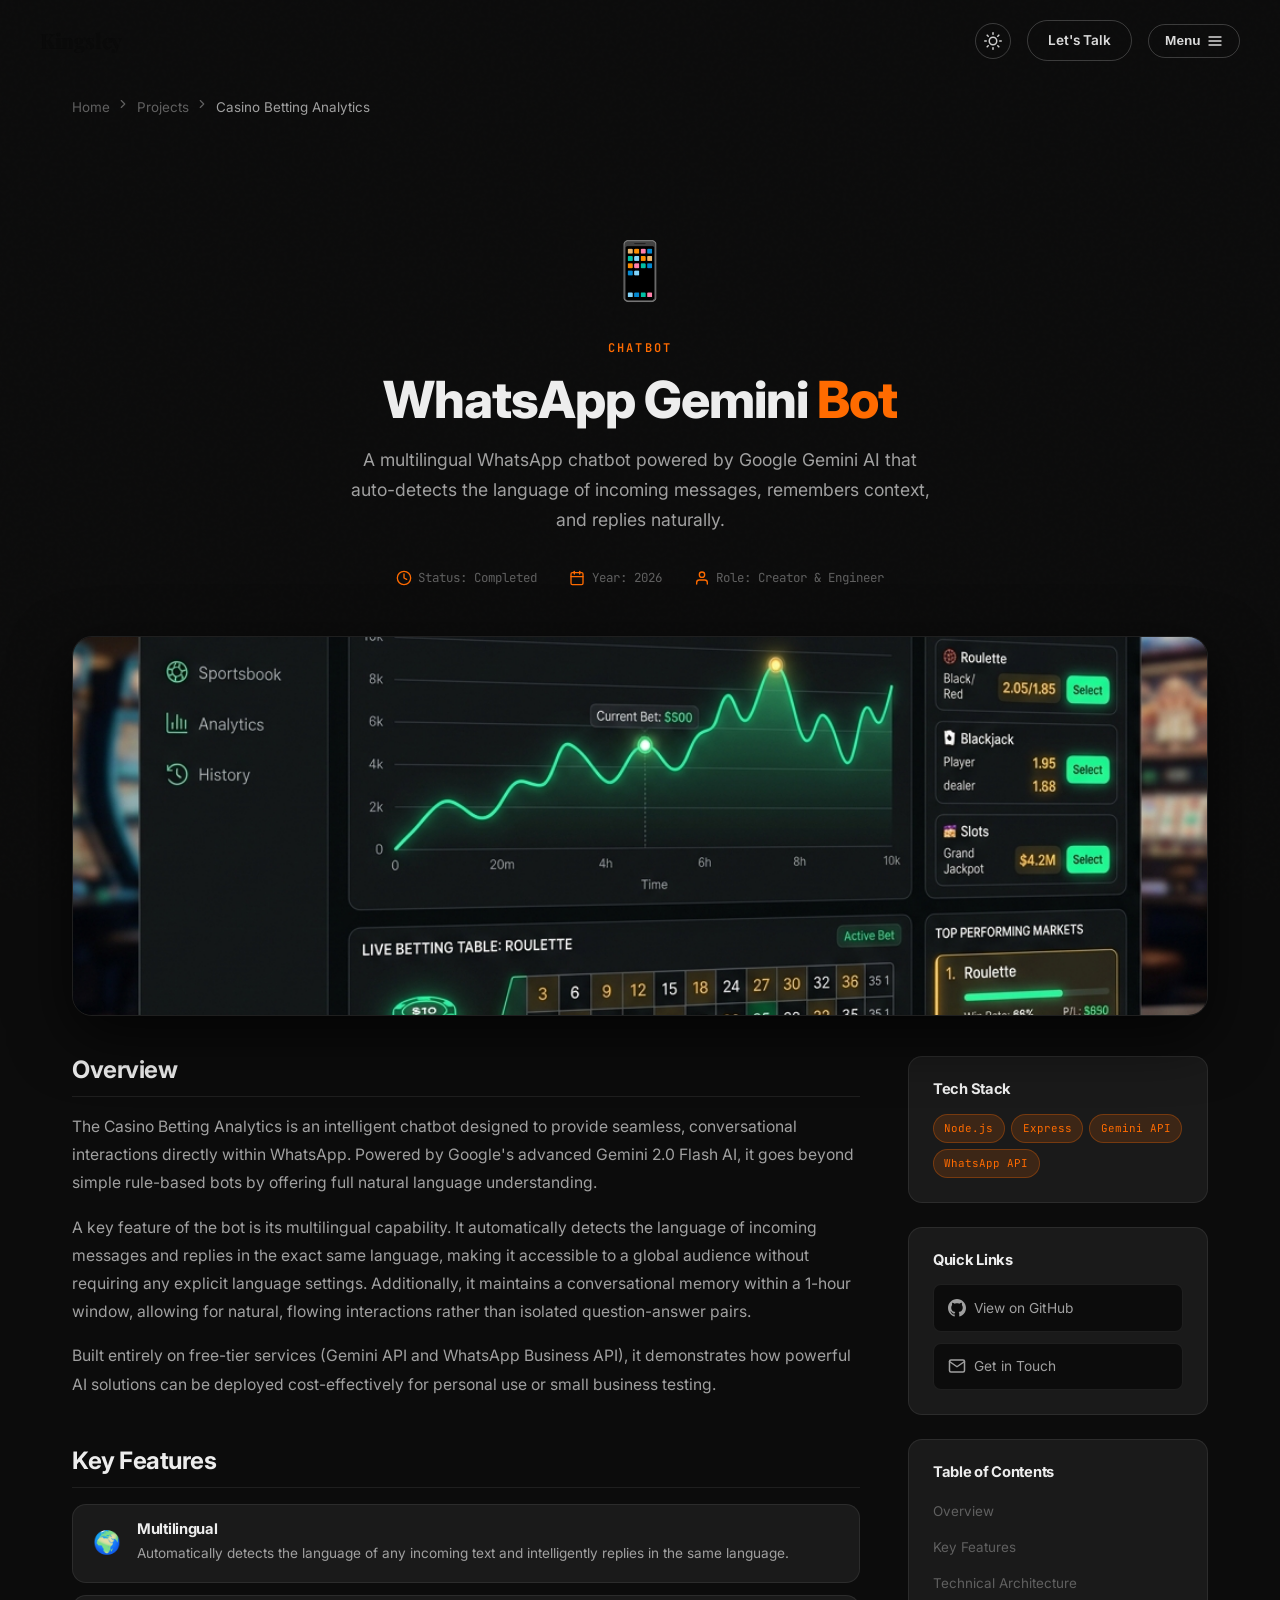
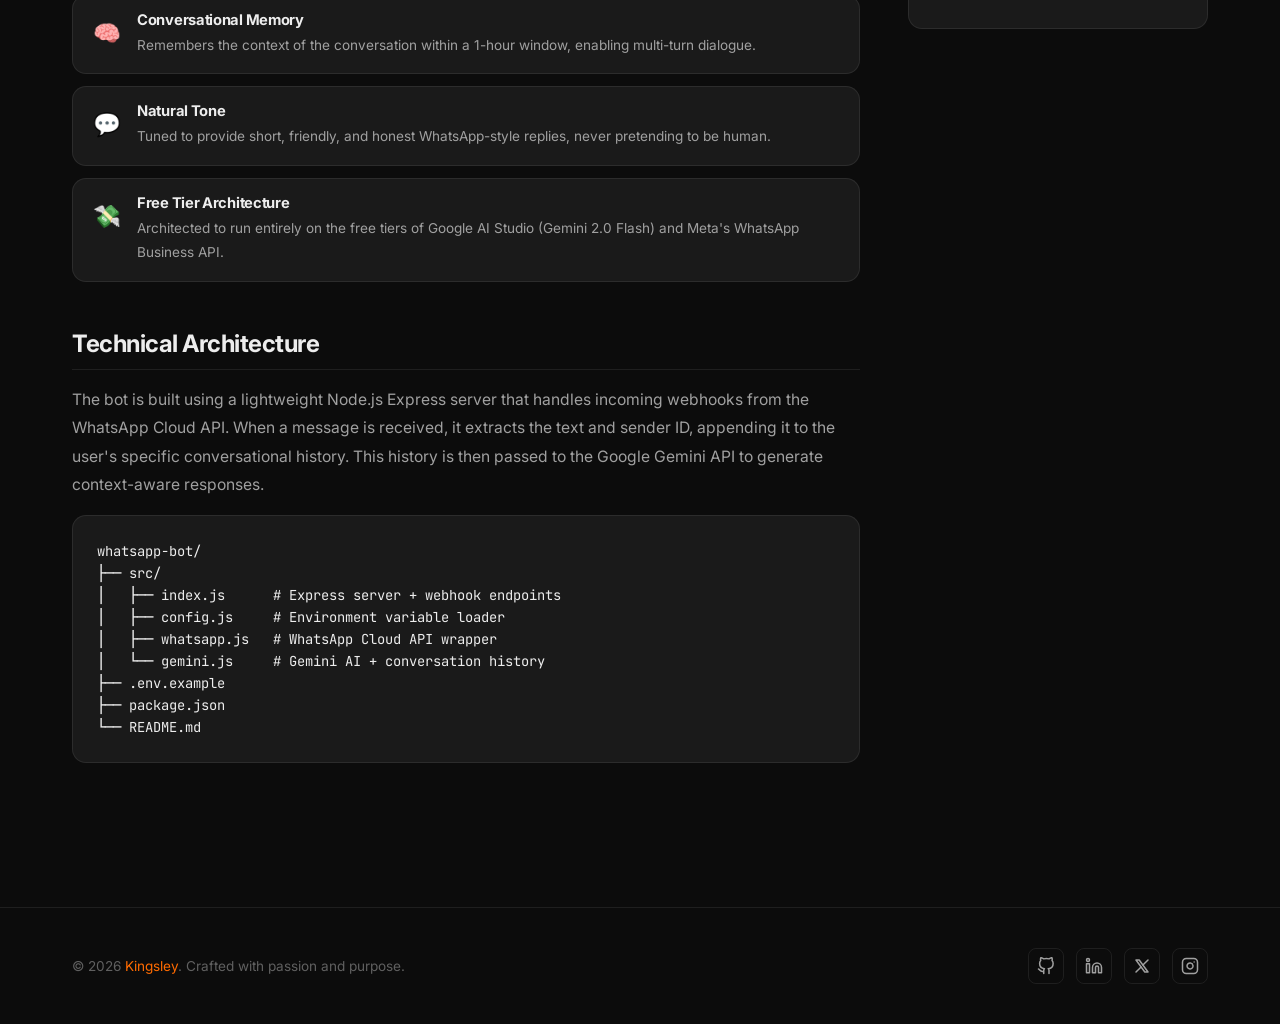
<file: project-casino-analytics.html>
<!DOCTYPE html>
<html lang="en">
<head>
  <meta charset="UTF-8">
  <meta name="viewport" content="width=device-width, initial-scale=1.0">
  <title>Casino Betting Analytics | Kingsley</title>
  <meta name="description" content="Casino Betting Analytics | A multilingual WhatsApp chatbot powered by Google Gemini AI that auto-detects language and maintains conversational memory.">
  <meta name="keywords" content="WhatsApp Bot, Gemini AI, Node.js, Chatbot, Kingsley">
  <meta name="author" content="Kingsley">
  <meta property="og:title" content="Casino Betting Analytics | Kingsley">
  <meta property="og:description" content="A multilingual WhatsApp chatbot powered by Google Gemini AI that auto-detects language and maintains conversational memory.">
  <meta property="og:type" content="website">
  <link rel="preconnect" href="https://fonts.googleapis.com">
  <link rel="preconnect" href="https://fonts.gstatic.com" crossorigin>
  <link href="https://fonts.googleapis.com/css2?family=Inter:wght@300;400;500;600;700;800;900&family=JetBrains+Mono:wght@400;500;600&family=Playfair+Display:wght@700;800;900&display=swap" rel="stylesheet">
  <link rel="stylesheet" href="style.css">

  <!-- Apply saved theme before paint to prevent flash -->
  <script>
    (function() {
      var t = localStorage.getItem('portfolio-theme') || 'dark';
      document.documentElement.setAttribute('data-theme', t);
    })();
  </script>
</head>
<body>

  <!-- ============ NOISE OVERLAY ============ -->
  <div class="noise-overlay" aria-hidden="true"></div>

  <!-- ============ MENU OVERLAY ============ -->
  <div class="menu-overlay" id="menuOverlay" aria-hidden="true">
    <nav class="menu-nav">
      <div class="menu-top">
        <span class="menu-logo">Kingsley</span>
        <button class="menu-close" id="menuClose" aria-label="Close menu">
          <svg width="24" height="24" viewBox="0 0 24 24" fill="none" stroke="currentColor" stroke-width="2" stroke-linecap="round" stroke-linejoin="round"><line x1="18" y1="6" x2="6" y2="18"/><line x1="6" y1="6" x2="18" y2="18"/></svg>
        </button>
      </div>
      <ul class="menu-links">
        <li><a href="index.html" class="menu-link">Home</a></li>
        <li><a href="index.html#about" class="menu-link">About</a></li>
        <li><a href="index.html#projects" class="menu-link">Projects</a></li>
        <li><a href="index.html#services" class="menu-link">Services</a></li>
        <li><a href="contact.html" class="menu-link">Contact</a></li>
      </ul>
      <div class="menu-footer">
        <a href="https://github.com/joshuaking0037-beep" target="_blank" rel="noopener noreferrer" aria-label="GitHub">
          <svg width="20" height="20" viewBox="0 0 24 24" fill="currentColor"><path d="M12 0c-6.626 0-12 5.373-12 12 0 5.302 3.438 9.8 8.207 11.387.599.111.793-.261.793-.577v-2.234c-3.338.726-4.033-1.416-4.033-1.416-.546-1.387-1.333-1.756-1.333-1.756-1.089-.745.083-.729.083-.729 1.205.084 1.839 1.237 1.839 1.237 1.07 1.834 2.807 1.304 3.492.997.107-.775.418-1.305.762-1.604-2.665-.305-5.467-1.334-5.467-5.931 0-1.311.469-2.381 1.236-3.221-.124-.303-.535-1.524.117-3.176 0 0 1.008-.322 3.301 1.23.957-.266 1.983-.399 3.003-.404 1.02.005 2.047.138 3.006.404 2.291-1.552 3.297-1.23 3.297-1.23.653 1.653.242 2.874.118 3.176.77.84 1.235 1.911 1.235 3.221 0 4.609-2.807 5.624-5.479 5.921.43.372.823 1.102.823 2.222v3.293c0 .319.192.694.801.576 4.765-1.589 8.199-6.086 8.199-11.386 0-6.627-5.373-12-12-12z"/></svg>
        </a>
        <a href="https://www.linkedin.com/in/afolabi-joshua-794917201" target="_blank" rel="noopener noreferrer" aria-label="LinkedIn">
          <svg width="20" height="20" viewBox="0 0 24 24" fill="currentColor"><path d="M20.447 20.452h-3.554v-5.569c0-1.328-.027-3.037-1.852-3.037-1.853 0-2.136 1.445-2.136 2.939v5.667H9.351V9h3.414v1.561h.046c.477-.9 1.637-1.85 3.37-1.85 3.601 0 4.267 2.37 4.267 5.455v6.286zM5.337 7.433c-1.144 0-2.063-.926-2.063-2.065 0-1.138.92-2.063 2.063-2.063 1.14 0 2.064.925 2.064 2.063 0 1.139-.925 2.065-2.064 2.065zm1.782 13.019H3.555V9h3.564v11.452zM22.225 0H1.771C.792 0 0 .774 0 1.729v20.542C0 23.227.792 24 1.771 24h20.451C23.2 24 24 23.227 24 22.271V1.729C24 .774 23.2 0 22.222 0h.003z"/></svg>
        </a>
        <a href="https://x.com/kingsley00_7" target="_blank" rel="noopener noreferrer" aria-label="X (Twitter)">
          <svg width="20" height="20" viewBox="0 0 24 24" fill="currentColor"><path d="M18.244 2.25h3.308l-7.227 8.26 8.502 11.24H16.17l-5.214-6.817L4.99 21.75H1.68l7.73-8.835L1.254 2.25H8.08l4.713 6.231zm-1.161 17.52h1.833L7.084 4.126H5.117z"/></svg>
        </a>
      </div>
    </nav>
  </div>

  <!-- ============ HEADER / NAV ============ -->
  <header class="site-header" id="siteHeader">
    <a href="index.html" class="site-logo">Kingsley</a>
    <div class="header-right">
      <button class="theme-toggle" id="themeToggle" aria-label="Toggle dark/light mode">
        <svg class="icon-sun" xmlns="http://www.w3.org/2000/svg" width="18" height="18" viewBox="0 0 24 24" fill="none" stroke="currentColor" stroke-width="2" stroke-linecap="round" stroke-linejoin="round"><circle cx="12" cy="12" r="5"/><line x1="12" y1="1" x2="12" y2="3"/><line x1="12" y1="21" x2="12" y2="23"/><line x1="4.22" y1="4.22" x2="5.64" y2="5.64"/><line x1="18.36" y1="18.36" x2="19.78" y2="19.78"/><line x1="1" y1="12" x2="3" y2="12"/><line x1="21" y1="12" x2="23" y2="12"/><line x1="4.22" y1="19.78" x2="5.64" y2="18.36"/><line x1="18.36" y1="5.64" x2="19.78" y2="4.22"/></svg>
        <svg class="icon-moon" xmlns="http://www.w3.org/2000/svg" width="18" height="18" viewBox="0 0 24 24" fill="none" stroke="currentColor" stroke-width="2" stroke-linecap="round" stroke-linejoin="round"><path d="M21 12.79A9 9 0 1 1 11.21 3 7 7 0 0 0 21 12.79z"/></svg>
      </button>
      <a href="contact.html" class="header-cta">Let's Talk</a>
      <button class="menu-btn" id="menuBtn" aria-label="Open menu">
        Menu
        <svg width="16" height="16" viewBox="0 0 24 24" fill="none" stroke="currentColor" stroke-width="2" stroke-linecap="round" stroke-linejoin="round"><line x1="3" y1="6" x2="21" y2="6"/><line x1="3" y1="12" x2="21" y2="12"/><line x1="3" y1="18" x2="21" y2="18"/></svg>
      </button>
    </div>
  </header>

  <!-- ========== Breadcrumb ========== -->
  <div class="container">
    <div class="breadcrumb">
      <a href="index.html">Home</a>
      <span class="separator">
        <svg width="14" height="14" viewBox="0 0 24 24" fill="none" stroke="currentColor" stroke-width="2" stroke-linecap="round" stroke-linejoin="round"><polyline points="9 18 15 12 9 6"/></svg>
      </span>
      <a href="index.html#projects">Projects</a>
      <span class="separator">
        <svg width="14" height="14" viewBox="0 0 24 24" fill="none" stroke="currentColor" stroke-width="2" stroke-linecap="round" stroke-linejoin="round"><polyline points="9 18 15 12 9 6"/></svg>
      </span>
      <span class="current">Casino Betting Analytics</span>
    </div>
  </div>

  <!-- ========== Page Header ========== -->
  <header class="page-header">
    <div class="container">
      <span class="page-icon">📱</span>
      <span class="page-category">Chatbot</span>
      <h1>WhatsApp Gemini <span class="accent-text">Bot</span></h1>
      <p class="page-lead">
        A multilingual WhatsApp chatbot powered by Google Gemini AI that auto-detects the language of incoming messages, remembers context, and replies naturally.
      </p>
      <div class="page-meta">
        <div class="meta-item">
          <svg width="16" height="16" viewBox="0 0 24 24" fill="none" stroke="currentColor" stroke-width="2" stroke-linecap="round" stroke-linejoin="round"><circle cx="12" cy="12" r="10"/><polyline points="12 6 12 12 16 14"/></svg>
          Status: Completed
        </div>
        <div class="meta-item">
          <svg width="16" height="16" viewBox="0 0 24 24" fill="none" stroke="currentColor" stroke-width="2" stroke-linecap="round" stroke-linejoin="round"><rect x="3" y="4" width="18" height="18" rx="2" ry="2"/><line x1="16" y1="2" x2="16" y2="6"/><line x1="8" y1="2" x2="8" y2="6"/><line x1="3" y1="10" x2="21" y2="10"/></svg>
          Year: 2026
        </div>
        <div class="meta-item">
          <svg width="16" height="16" viewBox="0 0 24 24" fill="none" stroke="currentColor" stroke-width="2" stroke-linecap="round" stroke-linejoin="round"><path d="M20 21v-2a4 4 0 0 0-4-4H8a4 4 0 0 0-4 4v2"/><circle cx="12" cy="7" r="4"/></svg>
          Role: Creator &amp; Engineer
        </div>
      </div>
    </div>
  </header>

  <!-- ========== Project Banner ========== -->
  <div class="container" style="margin-bottom: 2.5rem; position: relative; z-index: 5;">
    <div class="project-detail-banner">
      <img src="assets/casino-analytics.png" alt="Casino Betting Analytics Showcase">
    </div>
  </div>

  <!-- ========== Project Content ========== -->
  <section class="project-content">
    <div class="container">
      <div class="content-grid">

        <!-- ===== Left Column: Documentation ===== -->
        <div class="doc-sections">

          <!-- Overview -->
          <div class="doc-section reveal">
            <h2 id="overview">Overview</h2>
            <p>
              The Casino Betting Analytics is an intelligent chatbot designed to provide seamless, conversational interactions directly within WhatsApp. Powered by Google's advanced Gemini 2.0 Flash AI, it goes beyond simple rule-based bots by offering full natural language understanding.
            </p>
            <p>
              A key feature of the bot is its multilingual capability. It automatically detects the language of incoming messages and replies in the exact same language, making it accessible to a global audience without requiring any explicit language settings. Additionally, it maintains a conversational memory within a 1-hour window, allowing for natural, flowing interactions rather than isolated question-answer pairs.
            </p>
            <p>
              Built entirely on free-tier services (Gemini API and WhatsApp Business API), it demonstrates how powerful AI solutions can be deployed cost-effectively for personal use or small business testing.
            </p>
          </div>

          <!-- Key Features -->
          <div class="doc-section reveal">
            <h2 id="features">Key Features</h2>
            <div class="feature-list">
              <div class="feature-item">
                <span class="feature-icon">🌍</span>
                <div class="feature-text">
                  <h4>Multilingual</h4>
                  <p>Automatically detects the language of any incoming text and intelligently replies in the same language.</p>
                </div>
              </div>
              <div class="feature-item">
                <span class="feature-icon">🧠</span>
                <div class="feature-text">
                  <h4>Conversational Memory</h4>
                  <p>Remembers the context of the conversation within a 1-hour window, enabling multi-turn dialogue.</p>
                </div>
              </div>
              <div class="feature-item">
                <span class="feature-icon">💬</span>
                <div class="feature-text">
                  <h4>Natural Tone</h4>
                  <p>Tuned to provide short, friendly, and honest WhatsApp-style replies, never pretending to be human.</p>
                </div>
              </div>
              <div class="feature-item">
                <span class="feature-icon">💸</span>
                <div class="feature-text">
                  <h4>Free Tier Architecture</h4>
                  <p>Architected to run entirely on the free tiers of Google AI Studio (Gemini 2.0 Flash) and Meta's WhatsApp Business API.</p>
                </div>
              </div>
            </div>
          </div>

          <!-- Technical Architecture -->
          <div class="doc-section reveal">
            <h2 id="architecture">Technical Architecture</h2>
            <p>
              The bot is built using a lightweight Node.js Express server that handles incoming webhooks from the WhatsApp Cloud API. When a message is received, it extracts the text and sender ID, appending it to the user's specific conversational history. This history is then passed to the Google Gemini API to generate context-aware responses.
            </p>
            <pre><code>whatsapp-bot/
├── src/
│   ├── index.js      # Express server + webhook endpoints
│   ├── config.js     # Environment variable loader
│   ├── whatsapp.js   # WhatsApp Cloud API wrapper
│   └── gemini.js     # Gemini AI + conversation history
├── .env.example      
├── package.json
└── README.md</code></pre>
          </div>

        </div>

        <!-- ===== Right Column: Sidebar ===== -->
        <aside class="project-sidebar">

          <!-- Tech Stack -->
          <div class="sidebar-card glass-card">
            
            <h4>Tech Stack</h4>
            <div class="tech-list">
              <span>Node.js</span>
              <span>Express</span>
              <span>Gemini API</span>
              <span>WhatsApp API</span>
            </div>
          </div>

          <!-- Quick Links -->
          <div class="sidebar-card glass-card">
            
            <h4>Quick Links</h4>
            <div class="sidebar-links">
              <a href="https://github.com/joshuaking0037-beep" target="_blank" rel="noopener noreferrer">
                <svg width="18" height="18" viewBox="0 0 24 24" fill="currentColor"><path d="M12 0c-6.626 0-12 5.373-12 12 0 5.302 3.438 9.8 8.207 11.387.599.111.793-.261.793-.577v-2.234c-3.338.726-4.033-1.416-4.033-1.416-.546-1.387-1.333-1.756-1.333-1.756-1.089-.745.083-.729.083-.729 1.205.084 1.839 1.237 1.839 1.237 1.07 1.834 2.807 1.304 3.492.997.107-.775.418-1.305.762-1.604-2.665-.305-5.467-1.334-5.467-5.931 0-1.311.469-2.381 1.236-3.221-.124-.303-.535-1.524.117-3.176 0 0 1.008-.322 3.301 1.23.957-.266 1.983-.399 3.003-.404 1.02.005 2.047.138 3.006.404 2.291-1.552 3.297-1.23 3.297-1.23.653 1.653.242 2.874.118 3.176.77.84 1.235 1.911 1.235 3.221 0 4.609-2.807 5.624-5.479 5.921.43.372.823 1.102.823 2.222v3.293c0 .319.192.694.801.576 4.765-1.589 8.199-6.086 8.199-11.386 0-6.627-5.373-12-12-12z"/></svg>
                View on GitHub
              </a>
              <a href="contact.html">
                <svg width="18" height="18" viewBox="0 0 24 24" fill="none" stroke="currentColor" stroke-width="2" stroke-linecap="round" stroke-linejoin="round"><path d="M4 4h16c1.1 0 2 .9 2 2v12c0 1.1-.9 2-2 2H4c-1.1 0-2-.9-2-2V6c0-1.1.9-2 2-2z"/><polyline points="22,6 12,13 2,6"/></svg>
                Get in Touch
              </a>
            </div>
          </div>

          <!-- Table of Contents -->
          <div class="sidebar-card glass-card">
            
            <h4>Table of Contents</h4>
            <ul class="sidebar-toc">
              <li><a href="#overview">Overview</a></li>
              <li><a href="#features">Key Features</a></li>
              <li><a href="#architecture">Technical Architecture</a></li>
            </ul>
          </div>

        </aside>

      </div>
    </div>
  </section>

  <!-- ============ FOOTER ============ -->
  <footer class="site-footer">
    <div class="container">
      <div class="footer-inner">
        <p class="footer-copy">© 2026 <span class="accent-text">Kingsley</span>. Crafted with passion and purpose.</p>
        <div class="footer-socials">
          <a href="https://github.com/joshuaking0037-beep" target="_blank" rel="noopener noreferrer" aria-label="GitHub">
            <svg xmlns="http://www.w3.org/2000/svg" width="18" height="18" viewBox="0 0 24 24" fill="none" stroke="currentColor" stroke-width="2" stroke-linecap="round" stroke-linejoin="round"><path d="M9 19c-5 1.5-5-2.5-7-3m14 6v-3.87a3.37 3.37 0 0 0-.94-2.61c3.14-.35 6.44-1.54 6.44-7A5.44 5.44 0 0 0 20 4.77 5.07 5.07 0 0 0 19.91 1S18.73.65 16 2.48a13.38 13.38 0 0 0-7 0C6.27.65 5.09 1 5.09 1A5.07 5.07 0 0 0 5 4.77a5.44 5.44 0 0 0-1.5 3.78c0 5.42 3.3 6.61 6.44 7A3.37 3.37 0 0 0 9 18.13V22"/></svg>
          </a>
          <a href="https://www.linkedin.com/in/afolabi-joshua-794917201" target="_blank" rel="noopener noreferrer" aria-label="LinkedIn">
            <svg xmlns="http://www.w3.org/2000/svg" width="18" height="18" viewBox="0 0 24 24" fill="none" stroke="currentColor" stroke-width="2" stroke-linecap="round" stroke-linejoin="round"><path d="M16 8a6 6 0 0 1 6 6v7h-4v-7a2 2 0 0 0-2-2 2 2 0 0 0-2 2v7h-4v-7a6 6 0 0 1 6-6z"/><rect x="2" y="9" width="4" height="12"/><circle cx="4" cy="4" r="2"/></svg>
          </a>
          <a href="https://x.com/kingsley00_7" target="_blank" rel="noopener noreferrer" aria-label="X">
            <svg xmlns="http://www.w3.org/2000/svg" width="18" height="18" viewBox="0 0 24 24" fill="none" stroke="currentColor" stroke-width="2" stroke-linecap="round" stroke-linejoin="round"><path d="M4 4l11.733 16h4.267l-11.733 -16z"/><path d="M4 20l6.768 -6.768m2.46 -2.46l6.772 -6.772"/></svg>
          </a>
          <a href="https://www.instagram.com/xins_le" target="_blank" rel="noopener noreferrer" aria-label="Instagram">
            <svg xmlns="http://www.w3.org/2000/svg" width="18" height="18" viewBox="0 0 24 24" fill="none" stroke="currentColor" stroke-width="2" stroke-linecap="round" stroke-linejoin="round"><rect x="2" y="2" width="20" height="20" rx="5" ry="5"/><path d="M16 11.37A4 4 0 1 1 12.63 8 4 4 0 0 1 16 11.37z"/><line x1="17.5" y1="6.5" x2="17.51" y2="6.5"/></svg>
          </a>
        </div>
      </div>
    </div>
  </footer>

  <script src="script.js"></script>
</body>
</html>
</file>
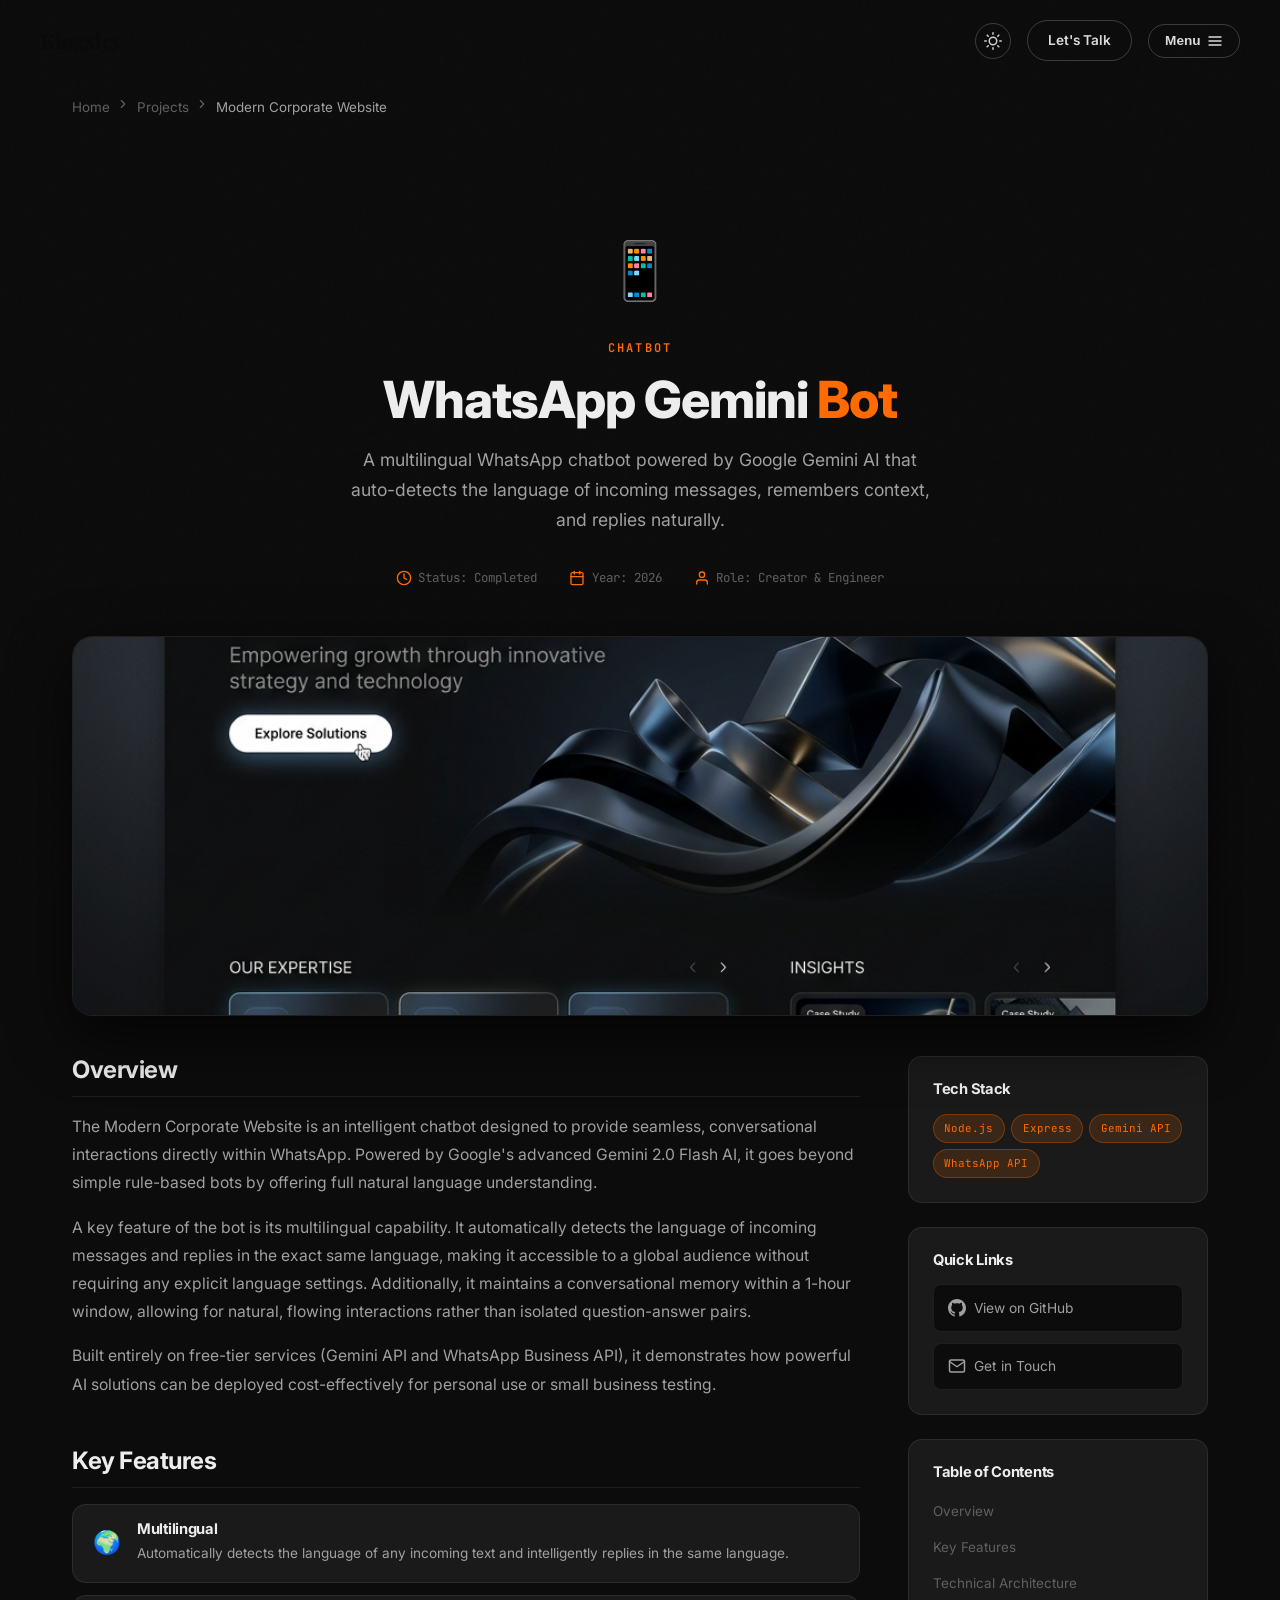
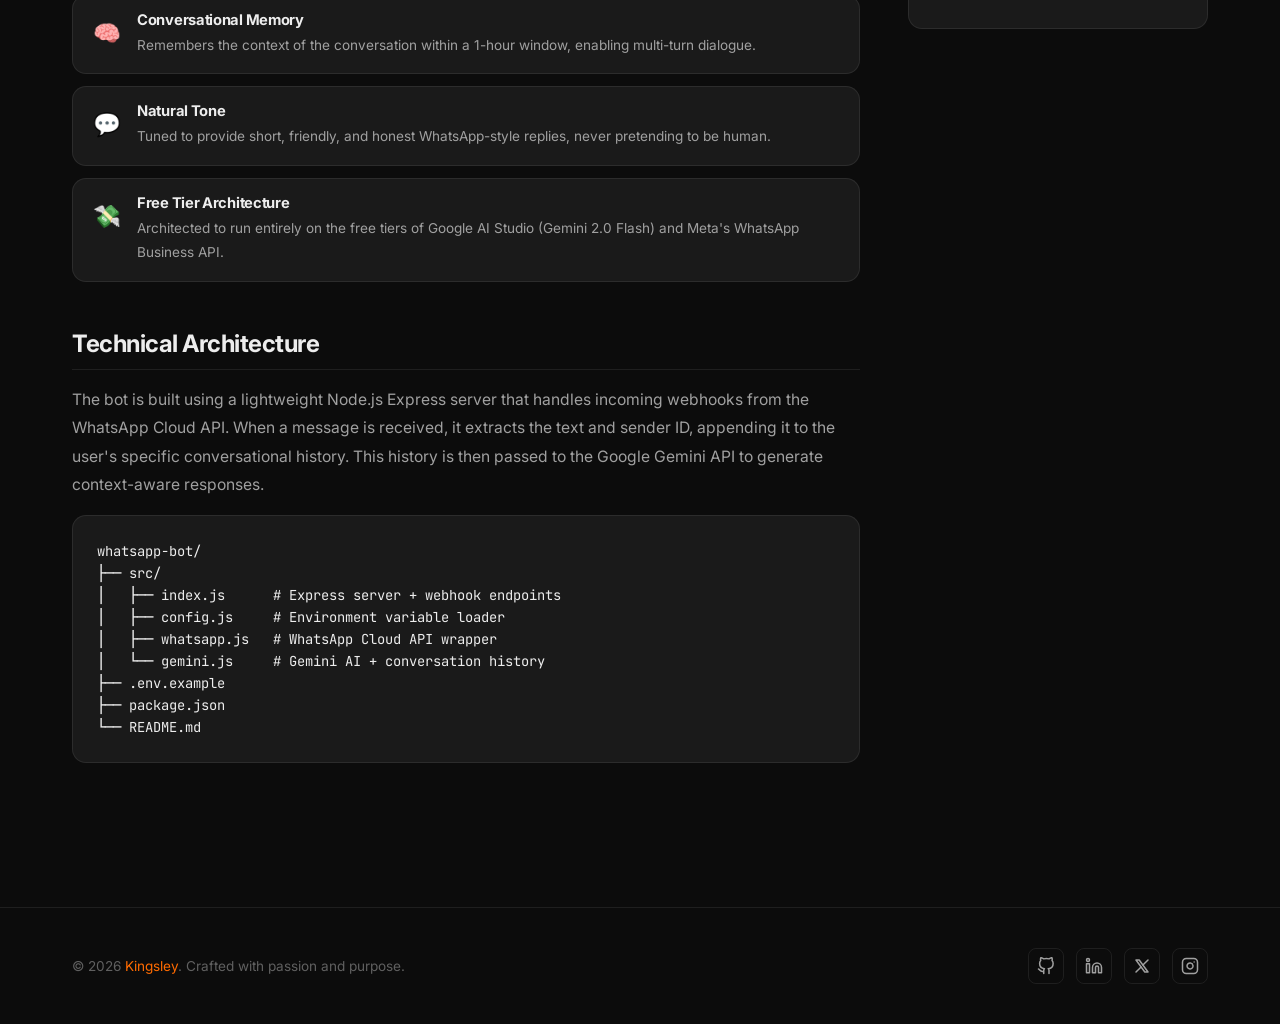
<file: project-corporate-website.html>
<!DOCTYPE html>
<html lang="en">
<head>
  <meta charset="UTF-8">
  <meta name="viewport" content="width=device-width, initial-scale=1.0">
  <title>Modern Corporate Website | Kingsley</title>
  <meta name="description" content="Modern Corporate Website | A multilingual WhatsApp chatbot powered by Google Gemini AI that auto-detects language and maintains conversational memory.">
  <meta name="keywords" content="WhatsApp Bot, Gemini AI, Node.js, Chatbot, Kingsley">
  <meta name="author" content="Kingsley">
  <meta property="og:title" content="Modern Corporate Website | Kingsley">
  <meta property="og:description" content="A multilingual WhatsApp chatbot powered by Google Gemini AI that auto-detects language and maintains conversational memory.">
  <meta property="og:type" content="website">
  <link rel="preconnect" href="https://fonts.googleapis.com">
  <link rel="preconnect" href="https://fonts.gstatic.com" crossorigin>
  <link href="https://fonts.googleapis.com/css2?family=Inter:wght@300;400;500;600;700;800;900&family=JetBrains+Mono:wght@400;500;600&family=Playfair+Display:wght@700;800;900&display=swap" rel="stylesheet">
  <link rel="stylesheet" href="style.css">

  <!-- Apply saved theme before paint to prevent flash -->
  <script>
    (function() {
      var t = localStorage.getItem('portfolio-theme') || 'dark';
      document.documentElement.setAttribute('data-theme', t);
    })();
  </script>
</head>
<body>

  <!-- ============ NOISE OVERLAY ============ -->
  <div class="noise-overlay" aria-hidden="true"></div>

  <!-- ============ MENU OVERLAY ============ -->
  <div class="menu-overlay" id="menuOverlay" aria-hidden="true">
    <nav class="menu-nav">
      <div class="menu-top">
        <span class="menu-logo">Kingsley</span>
        <button class="menu-close" id="menuClose" aria-label="Close menu">
          <svg width="24" height="24" viewBox="0 0 24 24" fill="none" stroke="currentColor" stroke-width="2" stroke-linecap="round" stroke-linejoin="round"><line x1="18" y1="6" x2="6" y2="18"/><line x1="6" y1="6" x2="18" y2="18"/></svg>
        </button>
      </div>
      <ul class="menu-links">
        <li><a href="index.html" class="menu-link">Home</a></li>
        <li><a href="index.html#about" class="menu-link">About</a></li>
        <li><a href="index.html#projects" class="menu-link">Projects</a></li>
        <li><a href="index.html#services" class="menu-link">Services</a></li>
        <li><a href="contact.html" class="menu-link">Contact</a></li>
      </ul>
      <div class="menu-footer">
        <a href="https://github.com/joshuaking0037-beep" target="_blank" rel="noopener noreferrer" aria-label="GitHub">
          <svg width="20" height="20" viewBox="0 0 24 24" fill="currentColor"><path d="M12 0c-6.626 0-12 5.373-12 12 0 5.302 3.438 9.8 8.207 11.387.599.111.793-.261.793-.577v-2.234c-3.338.726-4.033-1.416-4.033-1.416-.546-1.387-1.333-1.756-1.333-1.756-1.089-.745.083-.729.083-.729 1.205.084 1.839 1.237 1.839 1.237 1.07 1.834 2.807 1.304 3.492.997.107-.775.418-1.305.762-1.604-2.665-.305-5.467-1.334-5.467-5.931 0-1.311.469-2.381 1.236-3.221-.124-.303-.535-1.524.117-3.176 0 0 1.008-.322 3.301 1.23.957-.266 1.983-.399 3.003-.404 1.02.005 2.047.138 3.006.404 2.291-1.552 3.297-1.23 3.297-1.23.653 1.653.242 2.874.118 3.176.77.84 1.235 1.911 1.235 3.221 0 4.609-2.807 5.624-5.479 5.921.43.372.823 1.102.823 2.222v3.293c0 .319.192.694.801.576 4.765-1.589 8.199-6.086 8.199-11.386 0-6.627-5.373-12-12-12z"/></svg>
        </a>
        <a href="https://www.linkedin.com/in/afolabi-joshua-794917201" target="_blank" rel="noopener noreferrer" aria-label="LinkedIn">
          <svg width="20" height="20" viewBox="0 0 24 24" fill="currentColor"><path d="M20.447 20.452h-3.554v-5.569c0-1.328-.027-3.037-1.852-3.037-1.853 0-2.136 1.445-2.136 2.939v5.667H9.351V9h3.414v1.561h.046c.477-.9 1.637-1.85 3.37-1.85 3.601 0 4.267 2.37 4.267 5.455v6.286zM5.337 7.433c-1.144 0-2.063-.926-2.063-2.065 0-1.138.92-2.063 2.063-2.063 1.14 0 2.064.925 2.064 2.063 0 1.139-.925 2.065-2.064 2.065zm1.782 13.019H3.555V9h3.564v11.452zM22.225 0H1.771C.792 0 0 .774 0 1.729v20.542C0 23.227.792 24 1.771 24h20.451C23.2 24 24 23.227 24 22.271V1.729C24 .774 23.2 0 22.222 0h.003z"/></svg>
        </a>
        <a href="https://x.com/kingsley00_7" target="_blank" rel="noopener noreferrer" aria-label="X (Twitter)">
          <svg width="20" height="20" viewBox="0 0 24 24" fill="currentColor"><path d="M18.244 2.25h3.308l-7.227 8.26 8.502 11.24H16.17l-5.214-6.817L4.99 21.75H1.68l7.73-8.835L1.254 2.25H8.08l4.713 6.231zm-1.161 17.52h1.833L7.084 4.126H5.117z"/></svg>
        </a>
      </div>
    </nav>
  </div>

  <!-- ============ HEADER / NAV ============ -->
  <header class="site-header" id="siteHeader">
    <a href="index.html" class="site-logo">Kingsley</a>
    <div class="header-right">
      <button class="theme-toggle" id="themeToggle" aria-label="Toggle dark/light mode">
        <svg class="icon-sun" xmlns="http://www.w3.org/2000/svg" width="18" height="18" viewBox="0 0 24 24" fill="none" stroke="currentColor" stroke-width="2" stroke-linecap="round" stroke-linejoin="round"><circle cx="12" cy="12" r="5"/><line x1="12" y1="1" x2="12" y2="3"/><line x1="12" y1="21" x2="12" y2="23"/><line x1="4.22" y1="4.22" x2="5.64" y2="5.64"/><line x1="18.36" y1="18.36" x2="19.78" y2="19.78"/><line x1="1" y1="12" x2="3" y2="12"/><line x1="21" y1="12" x2="23" y2="12"/><line x1="4.22" y1="19.78" x2="5.64" y2="18.36"/><line x1="18.36" y1="5.64" x2="19.78" y2="4.22"/></svg>
        <svg class="icon-moon" xmlns="http://www.w3.org/2000/svg" width="18" height="18" viewBox="0 0 24 24" fill="none" stroke="currentColor" stroke-width="2" stroke-linecap="round" stroke-linejoin="round"><path d="M21 12.79A9 9 0 1 1 11.21 3 7 7 0 0 0 21 12.79z"/></svg>
      </button>
      <a href="contact.html" class="header-cta">Let's Talk</a>
      <button class="menu-btn" id="menuBtn" aria-label="Open menu">
        Menu
        <svg width="16" height="16" viewBox="0 0 24 24" fill="none" stroke="currentColor" stroke-width="2" stroke-linecap="round" stroke-linejoin="round"><line x1="3" y1="6" x2="21" y2="6"/><line x1="3" y1="12" x2="21" y2="12"/><line x1="3" y1="18" x2="21" y2="18"/></svg>
      </button>
    </div>
  </header>

  <!-- ========== Breadcrumb ========== -->
  <div class="container">
    <div class="breadcrumb">
      <a href="index.html">Home</a>
      <span class="separator">
        <svg width="14" height="14" viewBox="0 0 24 24" fill="none" stroke="currentColor" stroke-width="2" stroke-linecap="round" stroke-linejoin="round"><polyline points="9 18 15 12 9 6"/></svg>
      </span>
      <a href="index.html#projects">Projects</a>
      <span class="separator">
        <svg width="14" height="14" viewBox="0 0 24 24" fill="none" stroke="currentColor" stroke-width="2" stroke-linecap="round" stroke-linejoin="round"><polyline points="9 18 15 12 9 6"/></svg>
      </span>
      <span class="current">Modern Corporate Website</span>
    </div>
  </div>

  <!-- ========== Page Header ========== -->
  <header class="page-header">
    <div class="container">
      <span class="page-icon">📱</span>
      <span class="page-category">Chatbot</span>
      <h1>WhatsApp Gemini <span class="accent-text">Bot</span></h1>
      <p class="page-lead">
        A multilingual WhatsApp chatbot powered by Google Gemini AI that auto-detects the language of incoming messages, remembers context, and replies naturally.
      </p>
      <div class="page-meta">
        <div class="meta-item">
          <svg width="16" height="16" viewBox="0 0 24 24" fill="none" stroke="currentColor" stroke-width="2" stroke-linecap="round" stroke-linejoin="round"><circle cx="12" cy="12" r="10"/><polyline points="12 6 12 12 16 14"/></svg>
          Status: Completed
        </div>
        <div class="meta-item">
          <svg width="16" height="16" viewBox="0 0 24 24" fill="none" stroke="currentColor" stroke-width="2" stroke-linecap="round" stroke-linejoin="round"><rect x="3" y="4" width="18" height="18" rx="2" ry="2"/><line x1="16" y1="2" x2="16" y2="6"/><line x1="8" y1="2" x2="8" y2="6"/><line x1="3" y1="10" x2="21" y2="10"/></svg>
          Year: 2026
        </div>
        <div class="meta-item">
          <svg width="16" height="16" viewBox="0 0 24 24" fill="none" stroke="currentColor" stroke-width="2" stroke-linecap="round" stroke-linejoin="round"><path d="M20 21v-2a4 4 0 0 0-4-4H8a4 4 0 0 0-4 4v2"/><circle cx="12" cy="7" r="4"/></svg>
          Role: Creator &amp; Engineer
        </div>
      </div>
    </div>
  </header>

  <!-- ========== Project Banner ========== -->
  <div class="container" style="margin-bottom: 2.5rem; position: relative; z-index: 5;">
    <div class="project-detail-banner">
      <img src="assets/corporate-website.png" alt="Modern Corporate Website Showcase">
    </div>
  </div>

  <!-- ========== Project Content ========== -->
  <section class="project-content">
    <div class="container">
      <div class="content-grid">

        <!-- ===== Left Column: Documentation ===== -->
        <div class="doc-sections">

          <!-- Overview -->
          <div class="doc-section reveal">
            <h2 id="overview">Overview</h2>
            <p>
              The Modern Corporate Website is an intelligent chatbot designed to provide seamless, conversational interactions directly within WhatsApp. Powered by Google's advanced Gemini 2.0 Flash AI, it goes beyond simple rule-based bots by offering full natural language understanding.
            </p>
            <p>
              A key feature of the bot is its multilingual capability. It automatically detects the language of incoming messages and replies in the exact same language, making it accessible to a global audience without requiring any explicit language settings. Additionally, it maintains a conversational memory within a 1-hour window, allowing for natural, flowing interactions rather than isolated question-answer pairs.
            </p>
            <p>
              Built entirely on free-tier services (Gemini API and WhatsApp Business API), it demonstrates how powerful AI solutions can be deployed cost-effectively for personal use or small business testing.
            </p>
          </div>

          <!-- Key Features -->
          <div class="doc-section reveal">
            <h2 id="features">Key Features</h2>
            <div class="feature-list">
              <div class="feature-item">
                <span class="feature-icon">🌍</span>
                <div class="feature-text">
                  <h4>Multilingual</h4>
                  <p>Automatically detects the language of any incoming text and intelligently replies in the same language.</p>
                </div>
              </div>
              <div class="feature-item">
                <span class="feature-icon">🧠</span>
                <div class="feature-text">
                  <h4>Conversational Memory</h4>
                  <p>Remembers the context of the conversation within a 1-hour window, enabling multi-turn dialogue.</p>
                </div>
              </div>
              <div class="feature-item">
                <span class="feature-icon">💬</span>
                <div class="feature-text">
                  <h4>Natural Tone</h4>
                  <p>Tuned to provide short, friendly, and honest WhatsApp-style replies, never pretending to be human.</p>
                </div>
              </div>
              <div class="feature-item">
                <span class="feature-icon">💸</span>
                <div class="feature-text">
                  <h4>Free Tier Architecture</h4>
                  <p>Architected to run entirely on the free tiers of Google AI Studio (Gemini 2.0 Flash) and Meta's WhatsApp Business API.</p>
                </div>
              </div>
            </div>
          </div>

          <!-- Technical Architecture -->
          <div class="doc-section reveal">
            <h2 id="architecture">Technical Architecture</h2>
            <p>
              The bot is built using a lightweight Node.js Express server that handles incoming webhooks from the WhatsApp Cloud API. When a message is received, it extracts the text and sender ID, appending it to the user's specific conversational history. This history is then passed to the Google Gemini API to generate context-aware responses.
            </p>
            <pre><code>whatsapp-bot/
├── src/
│   ├── index.js      # Express server + webhook endpoints
│   ├── config.js     # Environment variable loader
│   ├── whatsapp.js   # WhatsApp Cloud API wrapper
│   └── gemini.js     # Gemini AI + conversation history
├── .env.example      
├── package.json
└── README.md</code></pre>
          </div>

        </div>

        <!-- ===== Right Column: Sidebar ===== -->
        <aside class="project-sidebar">

          <!-- Tech Stack -->
          <div class="sidebar-card glass-card">
            
            <h4>Tech Stack</h4>
            <div class="tech-list">
              <span>Node.js</span>
              <span>Express</span>
              <span>Gemini API</span>
              <span>WhatsApp API</span>
            </div>
          </div>

          <!-- Quick Links -->
          <div class="sidebar-card glass-card">
            
            <h4>Quick Links</h4>
            <div class="sidebar-links">
              <a href="https://github.com/joshuaking0037-beep" target="_blank" rel="noopener noreferrer">
                <svg width="18" height="18" viewBox="0 0 24 24" fill="currentColor"><path d="M12 0c-6.626 0-12 5.373-12 12 0 5.302 3.438 9.8 8.207 11.387.599.111.793-.261.793-.577v-2.234c-3.338.726-4.033-1.416-4.033-1.416-.546-1.387-1.333-1.756-1.333-1.756-1.089-.745.083-.729.083-.729 1.205.084 1.839 1.237 1.839 1.237 1.07 1.834 2.807 1.304 3.492.997.107-.775.418-1.305.762-1.604-2.665-.305-5.467-1.334-5.467-5.931 0-1.311.469-2.381 1.236-3.221-.124-.303-.535-1.524.117-3.176 0 0 1.008-.322 3.301 1.23.957-.266 1.983-.399 3.003-.404 1.02.005 2.047.138 3.006.404 2.291-1.552 3.297-1.23 3.297-1.23.653 1.653.242 2.874.118 3.176.77.84 1.235 1.911 1.235 3.221 0 4.609-2.807 5.624-5.479 5.921.43.372.823 1.102.823 2.222v3.293c0 .319.192.694.801.576 4.765-1.589 8.199-6.086 8.199-11.386 0-6.627-5.373-12-12-12z"/></svg>
                View on GitHub
              </a>
              <a href="contact.html">
                <svg width="18" height="18" viewBox="0 0 24 24" fill="none" stroke="currentColor" stroke-width="2" stroke-linecap="round" stroke-linejoin="round"><path d="M4 4h16c1.1 0 2 .9 2 2v12c0 1.1-.9 2-2 2H4c-1.1 0-2-.9-2-2V6c0-1.1.9-2 2-2z"/><polyline points="22,6 12,13 2,6"/></svg>
                Get in Touch
              </a>
            </div>
          </div>

          <!-- Table of Contents -->
          <div class="sidebar-card glass-card">
            
            <h4>Table of Contents</h4>
            <ul class="sidebar-toc">
              <li><a href="#overview">Overview</a></li>
              <li><a href="#features">Key Features</a></li>
              <li><a href="#architecture">Technical Architecture</a></li>
            </ul>
          </div>

        </aside>

      </div>
    </div>
  </section>

  <!-- ============ FOOTER ============ -->
  <footer class="site-footer">
    <div class="container">
      <div class="footer-inner">
        <p class="footer-copy">© 2026 <span class="accent-text">Kingsley</span>. Crafted with passion and purpose.</p>
        <div class="footer-socials">
          <a href="https://github.com/joshuaking0037-beep" target="_blank" rel="noopener noreferrer" aria-label="GitHub">
            <svg xmlns="http://www.w3.org/2000/svg" width="18" height="18" viewBox="0 0 24 24" fill="none" stroke="currentColor" stroke-width="2" stroke-linecap="round" stroke-linejoin="round"><path d="M9 19c-5 1.5-5-2.5-7-3m14 6v-3.87a3.37 3.37 0 0 0-.94-2.61c3.14-.35 6.44-1.54 6.44-7A5.44 5.44 0 0 0 20 4.77 5.07 5.07 0 0 0 19.91 1S18.73.65 16 2.48a13.38 13.38 0 0 0-7 0C6.27.65 5.09 1 5.09 1A5.07 5.07 0 0 0 5 4.77a5.44 5.44 0 0 0-1.5 3.78c0 5.42 3.3 6.61 6.44 7A3.37 3.37 0 0 0 9 18.13V22"/></svg>
          </a>
          <a href="https://www.linkedin.com/in/afolabi-joshua-794917201" target="_blank" rel="noopener noreferrer" aria-label="LinkedIn">
            <svg xmlns="http://www.w3.org/2000/svg" width="18" height="18" viewBox="0 0 24 24" fill="none" stroke="currentColor" stroke-width="2" stroke-linecap="round" stroke-linejoin="round"><path d="M16 8a6 6 0 0 1 6 6v7h-4v-7a2 2 0 0 0-2-2 2 2 0 0 0-2 2v7h-4v-7a6 6 0 0 1 6-6z"/><rect x="2" y="9" width="4" height="12"/><circle cx="4" cy="4" r="2"/></svg>
          </a>
          <a href="https://x.com/kingsley00_7" target="_blank" rel="noopener noreferrer" aria-label="X">
            <svg xmlns="http://www.w3.org/2000/svg" width="18" height="18" viewBox="0 0 24 24" fill="none" stroke="currentColor" stroke-width="2" stroke-linecap="round" stroke-linejoin="round"><path d="M4 4l11.733 16h4.267l-11.733 -16z"/><path d="M4 20l6.768 -6.768m2.46 -2.46l6.772 -6.772"/></svg>
          </a>
          <a href="https://www.instagram.com/xins_le" target="_blank" rel="noopener noreferrer" aria-label="Instagram">
            <svg xmlns="http://www.w3.org/2000/svg" width="18" height="18" viewBox="0 0 24 24" fill="none" stroke="currentColor" stroke-width="2" stroke-linecap="round" stroke-linejoin="round"><rect x="2" y="2" width="20" height="20" rx="5" ry="5"/><path d="M16 11.37A4 4 0 1 1 12.63 8 4 4 0 0 1 16 11.37z"/><line x1="17.5" y1="6.5" x2="17.51" y2="6.5"/></svg>
          </a>
        </div>
      </div>
    </div>
  </footer>

  <script src="script.js"></script>
</body>
</html>
</file>
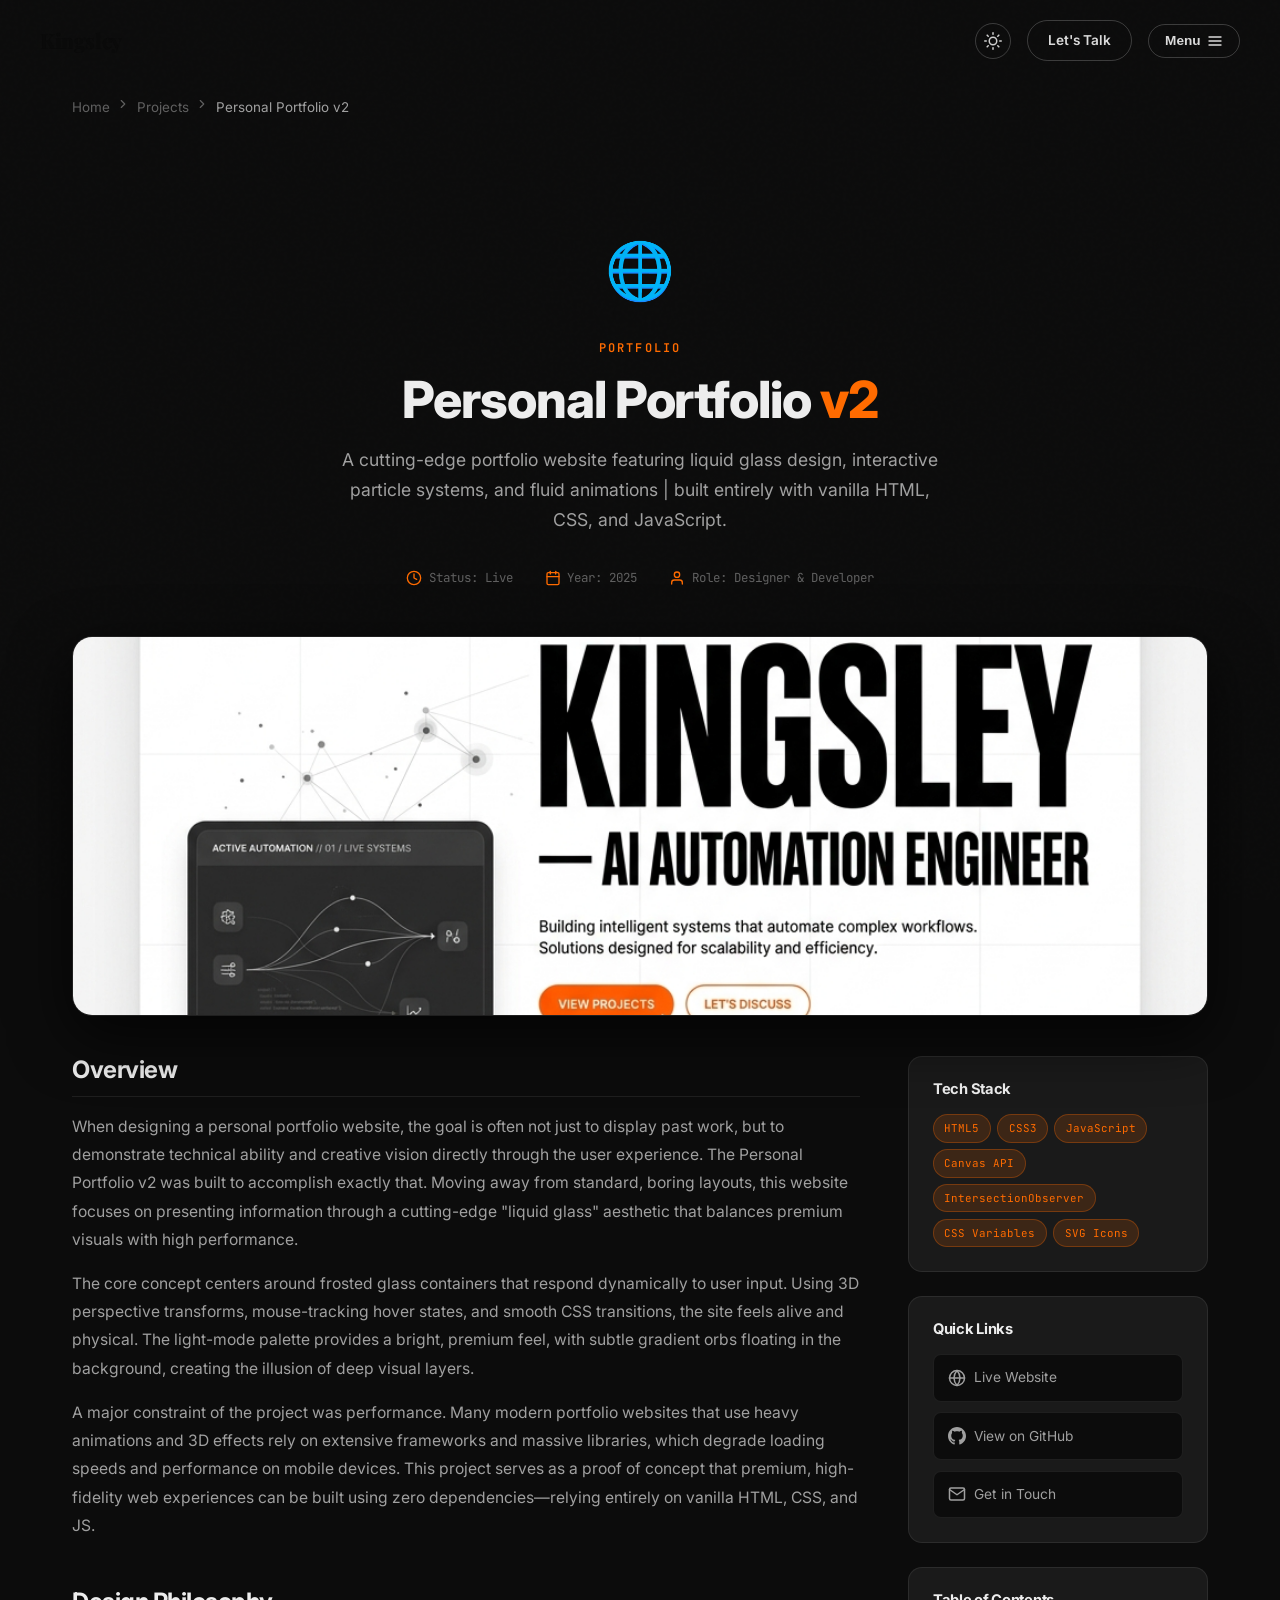
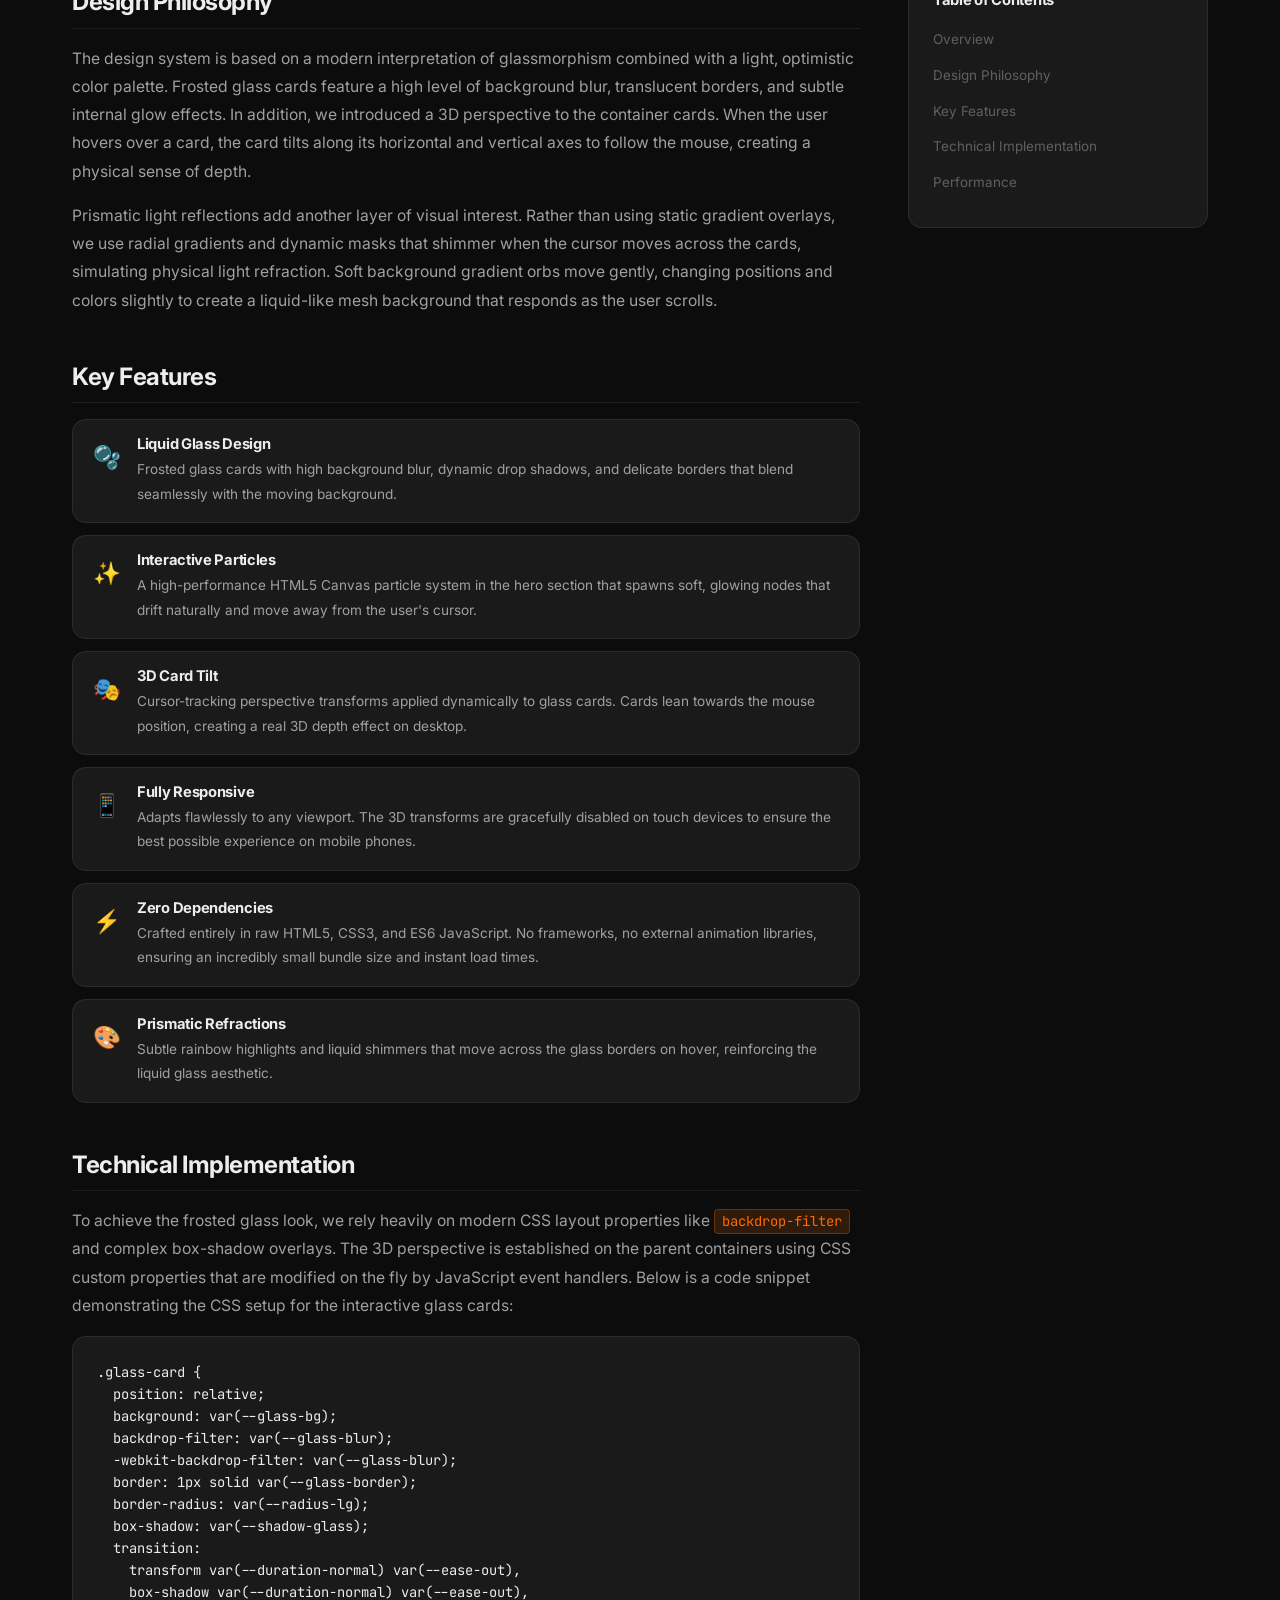
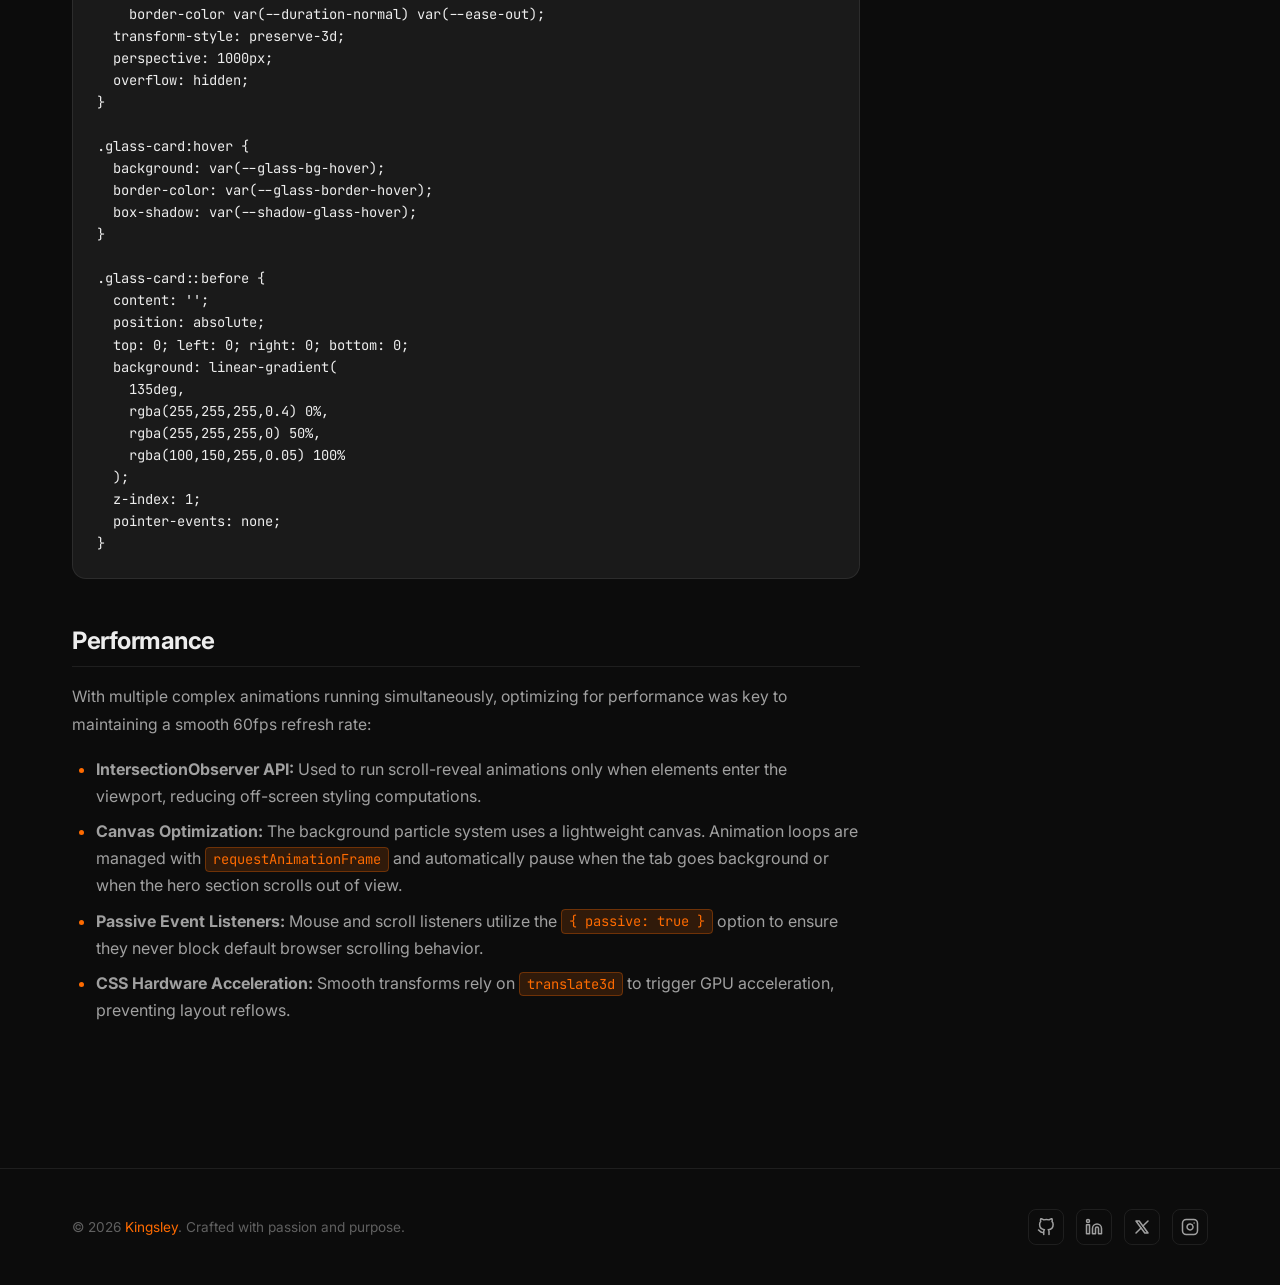
<file: project-portfolio.html>
<!DOCTYPE html>
<html lang="en">
<head>
  <meta charset="UTF-8">
  <meta name="viewport" content="width=device-width, initial-scale=1.0">
  <title>Personal Portfolio v2 | Kingsley</title>
  <meta name="description" content="Personal Portfolio v2 | A cutting-edge portfolio website featuring liquid glass design, interactive particle systems, and fluid animations.">
  <meta name="keywords" content="Portfolio Design, Liquid Glass, 3D Glassmorphism, Vanilla JS, HTML5, CSS3, Kingsley">
  <meta name="author" content="Kingsley">
  <meta property="og:title" content="Personal Portfolio v2 | Kingsley">
  <meta property="og:description" content="A cutting-edge portfolio website featuring liquid glass design, interactive particle systems, and fluid animations.">
  <meta property="og:type" content="website">
  <link rel="preconnect" href="https://fonts.googleapis.com">
  <link rel="preconnect" href="https://fonts.gstatic.com" crossorigin>
  <link href="https://fonts.googleapis.com/css2?family=Inter:wght@300;400;500;600;700;800;900&family=JetBrains+Mono:wght@400;500;600&family=Playfair+Display:wght@700;800;900&display=swap" rel="stylesheet">
  <link rel="stylesheet" href="style.css">
  <!-- Apply saved theme before paint to prevent flash -->
  <script>
    (function() {
      var t = localStorage.getItem('portfolio-theme') || 'dark';
      document.documentElement.setAttribute('data-theme', t);
    })();
  </script>
</head>
<body>

  <!-- ============ NOISE OVERLAY ============ -->
  <div class="noise-overlay" aria-hidden="true"></div>

  <!-- ============ MENU OVERLAY ============ -->
  <div class="menu-overlay" id="menuOverlay" aria-hidden="true">
    <nav class="menu-nav">
      <div class="menu-top">
        <span class="menu-logo">Kingsley</span>
        <button class="menu-close" id="menuClose" aria-label="Close menu">
          <svg width="24" height="24" viewBox="0 0 24 24" fill="none" stroke="currentColor" stroke-width="2" stroke-linecap="round" stroke-linejoin="round"><line x1="18" y1="6" x2="6" y2="18"/><line x1="6" y1="6" x2="18" y2="18"/></svg>
        </button>
      </div>
      <ul class="menu-links">
        <li><a href="index.html" class="menu-link">Home</a></li>
        <li><a href="index.html#about" class="menu-link">About</a></li>
        <li><a href="index.html#projects" class="menu-link">Projects</a></li>
        <li><a href="index.html#services" class="menu-link">Services</a></li>
        <li><a href="contact.html" class="menu-link">Contact</a></li>
      </ul>
      <div class="menu-footer">
        <a href="https://github.com/joshuaking0037-beep" target="_blank" rel="noopener noreferrer" aria-label="GitHub">
          <svg width="20" height="20" viewBox="0 0 24 24" fill="currentColor"><path d="M12 0c-6.626 0-12 5.373-12 12 0 5.302 3.438 9.8 8.207 11.387.599.111.793-.261.793-.577v-2.234c-3.338.726-4.033-1.416-4.033-1.416-.546-1.387-1.333-1.756-1.333-1.756-1.089-.745.083-.729.083-.729 1.205.084 1.839 1.237 1.839 1.237 1.07 1.834 2.807 1.304 3.492.997.107-.775.418-1.305.762-1.604-2.665-.305-5.467-1.334-5.467-5.931 0-1.311.469-2.381 1.236-3.221-.124-.303-.535-1.524.117-3.176 0 0 1.008-.322 3.301 1.23.957-.266 1.983-.399 3.003-.404 1.02.005 2.047.138 3.006.404 2.291-1.552 3.297-1.23 3.297-1.23.653 1.653.242 2.874.118 3.176.77.84 1.235 1.911 1.235 3.221 0 4.609-2.807 5.624-5.479 5.921.43.372.823 1.102.823 2.222v3.293c0 .319.192.694.801.576 4.765-1.589 8.199-6.086 8.199-11.386 0-6.627-5.373-12-12-12z"/></svg>
        </a>
        <a href="https://www.linkedin.com/in/afolabi-joshua-794917201" target="_blank" rel="noopener noreferrer" aria-label="LinkedIn">
          <svg width="20" height="20" viewBox="0 0 24 24" fill="currentColor"><path d="M20.447 20.452h-3.554v-5.569c0-1.328-.027-3.037-1.852-3.037-1.853 0-2.136 1.445-2.136 2.939v5.667H9.351V9h3.414v1.561h.046c.477-.9 1.637-1.85 3.37-1.85 3.601 0 4.267 2.37 4.267 5.455v6.286zM5.337 7.433c-1.144 0-2.063-.926-2.063-2.065 0-1.138.92-2.063 2.063-2.063 1.14 0 2.064.925 2.064 2.063 0 1.139-.925 2.065-2.064 2.065zm1.782 13.019H3.555V9h3.564v11.452zM22.225 0H1.771C.792 0 0 .774 0 1.729v20.542C0 23.227.792 24 1.771 24h20.451C23.2 24 24 23.227 24 22.271V1.729C24 .774 23.2 0 22.222 0h.003z"/></svg>
        </a>
        <a href="https://x.com/kingsley00_7" target="_blank" rel="noopener noreferrer" aria-label="X (Twitter)">
          <svg width="20" height="20" viewBox="0 0 24 24" fill="currentColor"><path d="M18.244 2.25h3.308l-7.227 8.26 8.502 11.24H16.17l-5.214-6.817L4.99 21.75H1.68l7.73-8.835L1.254 2.25H8.08l4.713 6.231zm-1.161 17.52h1.833L7.084 4.126H5.117z"/></svg>
        </a>
      </div>
    </nav>
  </div>

  <!-- ============ HEADER / NAV ============ -->
  <header class="site-header" id="siteHeader">
    <a href="index.html" class="site-logo">Kingsley</a>
    <div class="header-right">
      <button class="theme-toggle" id="themeToggle" aria-label="Toggle dark/light mode">
        <svg class="icon-sun" xmlns="http://www.w3.org/2000/svg" width="18" height="18" viewBox="0 0 24 24" fill="none" stroke="currentColor" stroke-width="2" stroke-linecap="round" stroke-linejoin="round"><circle cx="12" cy="12" r="5"/><line x1="12" y1="1" x2="12" y2="3"/><line x1="12" y1="21" x2="12" y2="23"/><line x1="4.22" y1="4.22" x2="5.64" y2="5.64"/><line x1="18.36" y1="18.36" x2="19.78" y2="19.78"/><line x1="1" y1="12" x2="3" y2="12"/><line x1="21" y1="12" x2="23" y2="12"/><line x1="4.22" y1="19.78" x2="5.64" y2="18.36"/><line x1="18.36" y1="5.64" x2="19.78" y2="4.22"/></svg>
        <svg class="icon-moon" xmlns="http://www.w3.org/2000/svg" width="18" height="18" viewBox="0 0 24 24" fill="none" stroke="currentColor" stroke-width="2" stroke-linecap="round" stroke-linejoin="round"><path d="M21 12.79A9 9 0 1 1 11.21 3 7 7 0 0 0 21 12.79z"/></svg>
      </button>
      <a href="contact.html" class="header-cta">Let's Talk</a>
      <button class="menu-btn" id="menuBtn" aria-label="Open menu">
        Menu
        <svg width="16" height="16" viewBox="0 0 24 24" fill="none" stroke="currentColor" stroke-width="2" stroke-linecap="round" stroke-linejoin="round"><line x1="3" y1="6" x2="21" y2="6"/><line x1="3" y1="12" x2="21" y2="12"/><line x1="3" y1="18" x2="21" y2="18"/></svg>
      </button>
    </div>
  </header>

  <!-- ========== Breadcrumb ========== -->
  <div class="container">
    <div class="breadcrumb">
      <a href="index.html">Home</a>
      <span class="separator">
        <svg width="14" height="14" viewBox="0 0 24 24" fill="none" stroke="currentColor" stroke-width="2" stroke-linecap="round" stroke-linejoin="round"><polyline points="9 18 15 12 9 6"/></svg>
      </span>
      <a href="index.html#projects">Projects</a>
      <span class="separator">
        <svg width="14" height="14" viewBox="0 0 24 24" fill="none" stroke="currentColor" stroke-width="2" stroke-linecap="round" stroke-linejoin="round"><polyline points="9 18 15 12 9 6"/></svg>
      </span>
      <span class="current">Personal Portfolio v2</span>
    </div>
  </div>

  <!-- ========== Page Header ========== -->
  <header class="page-header">
    <div class="container">
      <span class="page-icon">🌐</span>
      <span class="page-category">Portfolio</span>
      <h1>Personal Portfolio <span class="accent-text">v2</span></h1>
      <p class="page-lead">
        A cutting-edge portfolio website featuring liquid glass design, interactive particle systems, and fluid animations | built entirely with vanilla HTML, CSS, and JavaScript.
      </p>
      <div class="page-meta">
        <div class="meta-item">
          <svg width="16" height="16" viewBox="0 0 24 24" fill="none" stroke="currentColor" stroke-width="2" stroke-linecap="round" stroke-linejoin="round"><circle cx="12" cy="12" r="10"/><polyline points="12 6 12 12 16 14"/></svg>
          Status: Live
        </div>
        <div class="meta-item">
          <svg width="16" height="16" viewBox="0 0 24 24" fill="none" stroke="currentColor" stroke-width="2" stroke-linecap="round" stroke-linejoin="round"><rect x="3" y="4" width="18" height="18" rx="2" ry="2"/><line x1="16" y1="2" x2="16" y2="6"/><line x1="8" y1="2" x2="8" y2="6"/><line x1="3" y1="10" x2="21" y2="10"/></svg>
          Year: 2025
        </div>
        <div class="meta-item">
          <svg width="16" height="16" viewBox="0 0 24 24" fill="none" stroke="currentColor" stroke-width="2" stroke-linecap="round" stroke-linejoin="round"><path d="M20 21v-2a4 4 0 0 0-4-4H8a4 4 0 0 0-4 4v2"/><circle cx="12" cy="7" r="4"/></svg>
          Role: Designer &amp; Developer
        </div>
      </div>
    </div>
  </header>

  <!-- ========== Project Banner ========== -->
  <div class="container" style="margin-bottom: 2.5rem; position: relative; z-index: 5;">
    <div class="project-detail-banner">
      <img src="assets/portfolio.png" alt="Personal Portfolio Showcase">
    </div>
  </div>

  <!-- ========== Project Content ========== -->
  <section class="project-content">
    <div class="container">
      <div class="content-grid">

        <!-- ===== Left Column: Documentation ===== -->
        <div class="doc-sections">

          <!-- Overview -->
          <div class="doc-section reveal">
            <h2 id="overview">Overview</h2>
            <p>
              When designing a personal portfolio website, the goal is often not just to display past work, but to demonstrate technical ability and creative vision directly through the user experience. The Personal Portfolio v2 was built to accomplish exactly that. Moving away from standard, boring layouts, this website focuses on presenting information through a cutting-edge "liquid glass" aesthetic that balances premium visuals with high performance.
            </p>
            <p>
              The core concept centers around frosted glass containers that respond dynamically to user input. Using 3D perspective transforms, mouse-tracking hover states, and smooth CSS transitions, the site feels alive and physical. The light-mode palette provides a bright, premium feel, with subtle gradient orbs floating in the background, creating the illusion of deep visual layers.
            </p>
            <p>
              A major constraint of the project was performance. Many modern portfolio websites that use heavy animations and 3D effects rely on extensive frameworks and massive libraries, which degrade loading speeds and performance on mobile devices. This project serves as a proof of concept that premium, high-fidelity web experiences can be built using zero dependencies—relying entirely on vanilla HTML, CSS, and JS.
            </p>
          </div>

          <!-- Design Philosophy -->
          <div class="doc-section reveal">
            <h2 id="design">Design Philosophy</h2>
            <p>
              The design system is based on a modern interpretation of glassmorphism combined with a light, optimistic color palette. Frosted glass cards feature a high level of background blur, translucent borders, and subtle internal glow effects. In addition, we introduced a 3D perspective to the container cards. When the user hovers over a card, the card tilts along its horizontal and vertical axes to follow the mouse, creating a physical sense of depth.
            </p>
            <p>
              Prismatic light reflections add another layer of visual interest. Rather than using static gradient overlays, we use radial gradients and dynamic masks that shimmer when the cursor moves across the cards, simulating physical light refraction. Soft background gradient orbs move gently, changing positions and colors slightly to create a liquid-like mesh background that responds as the user scrolls.
            </p>
          </div>

          <!-- Key Features -->
          <div class="doc-section reveal">
            <h2 id="features">Key Features</h2>
            <div class="feature-list">
              <div class="feature-item">
                <span class="feature-icon">🫧</span>
                <div class="feature-text">
                  <h4>Liquid Glass Design</h4>
                  <p>Frosted glass cards with high background blur, dynamic drop shadows, and delicate borders that blend seamlessly with the moving background.</p>
                </div>
              </div>
              <div class="feature-item">
                <span class="feature-icon">✨</span>
                <div class="feature-text">
                  <h4>Interactive Particles</h4>
                  <p>A high-performance HTML5 Canvas particle system in the hero section that spawns soft, glowing nodes that drift naturally and move away from the user's cursor.</p>
                </div>
              </div>
              <div class="feature-item">
                <span class="feature-icon">🎭</span>
                <div class="feature-text">
                  <h4>3D Card Tilt</h4>
                  <p>Cursor-tracking perspective transforms applied dynamically to glass cards. Cards lean towards the mouse position, creating a real 3D depth effect on desktop.</p>
                </div>
              </div>
              <div class="feature-item">
                <span class="feature-icon">📱</span>
                <div class="feature-text">
                  <h4>Fully Responsive</h4>
                  <p>Adapts flawlessly to any viewport. The 3D transforms are gracefully disabled on touch devices to ensure the best possible experience on mobile phones.</p>
                </div>
              </div>
              <div class="feature-item">
                <span class="feature-icon">⚡</span>
                <div class="feature-text">
                  <h4>Zero Dependencies</h4>
                  <p>Crafted entirely in raw HTML5, CSS3, and ES6 JavaScript. No frameworks, no external animation libraries, ensuring an incredibly small bundle size and instant load times.</p>
                </div>
              </div>
              <div class="feature-item">
                <span class="feature-icon">🎨</span>
                <div class="feature-text">
                  <h4>Prismatic Refractions</h4>
                  <p>Subtle rainbow highlights and liquid shimmers that move across the glass borders on hover, reinforcing the liquid glass aesthetic.</p>
                </div>
              </div>
            </div>
          </div>

          <!-- Technical Implementation -->
          <div class="doc-section reveal">
            <h2 id="implementation">Technical Implementation</h2>
            <p>
              To achieve the frosted glass look, we rely heavily on modern CSS layout properties like <code>backdrop-filter</code> and complex box-shadow overlays. The 3D perspective is established on the parent containers using CSS custom properties that are modified on the fly by JavaScript event handlers. Below is a code snippet demonstrating the CSS setup for the interactive glass cards:
            </p>
            <pre><code>.glass-card {
  position: relative;
  background: var(--glass-bg);
  backdrop-filter: var(--glass-blur);
  -webkit-backdrop-filter: var(--glass-blur);
  border: 1px solid var(--glass-border);
  border-radius: var(--radius-lg);
  box-shadow: var(--shadow-glass);
  transition: 
    transform var(--duration-normal) var(--ease-out),
    box-shadow var(--duration-normal) var(--ease-out),
    border-color var(--duration-normal) var(--ease-out);
  transform-style: preserve-3d;
  perspective: 1000px;
  overflow: hidden;
}

.glass-card:hover {
  background: var(--glass-bg-hover);
  border-color: var(--glass-border-hover);
  box-shadow: var(--shadow-glass-hover);
}

.glass-card::before {
  content: '';
  position: absolute;
  top: 0; left: 0; right: 0; bottom: 0;
  background: linear-gradient(
    135deg, 
    rgba(255,255,255,0.4) 0%, 
    rgba(255,255,255,0) 50%, 
    rgba(100,150,255,0.05) 100%
  );
  z-index: 1;
  pointer-events: none;
}</code></pre>
          </div>

          <!-- Performance -->
          <div class="doc-section reveal">
            <h2 id="performance">Performance</h2>
            <p>
              With multiple complex animations running simultaneously, optimizing for performance was key to maintaining a smooth 60fps refresh rate:
            </p>
            <ul>
              <li><strong>IntersectionObserver API:</strong> Used to run scroll-reveal animations only when elements enter the viewport, reducing off-screen styling computations.</li>
              <li><strong>Canvas Optimization:</strong> The background particle system uses a lightweight canvas. Animation loops are managed with <code>requestAnimationFrame</code> and automatically pause when the tab goes background or when the hero section scrolls out of view.</li>
              <li><strong>Passive Event Listeners:</strong> Mouse and scroll listeners utilize the <code>{ passive: true }</code> option to ensure they never block default browser scrolling behavior.</li>
              <li><strong>CSS Hardware Acceleration:</strong> Smooth transforms rely on <code>translate3d</code> to trigger GPU acceleration, preventing layout reflows.</li>
            </ul>
          </div>

        </div>

        <!-- ===== Right Column: Sidebar ===== -->
        <aside class="project-sidebar">

          <!-- Tech Stack -->
          <div class="sidebar-card glass-card">
            
            <h4>Tech Stack</h4>
            <div class="tech-list">
              <span>HTML5</span>
              <span>CSS3</span>
              <span>JavaScript</span>
              <span>Canvas API</span>
              <span>IntersectionObserver</span>
              <span>CSS Variables</span>
              <span>SVG Icons</span>
            </div>
          </div>

          <!-- Quick Links -->
          <div class="sidebar-card glass-card">
            
            <h4>Quick Links</h4>
            <div class="sidebar-links">
              <a href="https://joshuaking0037-beep.github.io/my-portfolio/" target="_blank" rel="noopener noreferrer">
                <svg width="18" height="18" viewBox="0 0 24 24" fill="none" stroke="currentColor" stroke-width="2" stroke-linecap="round" stroke-linejoin="round"><circle cx="12" cy="12" r="10"/><line x1="2" y1="12" x2="22" y2="12"/><path d="M12 2a15.3 15.3 0 0 1 4 10 15.3 15.3 0 0 1-4 10 15.3 15.3 0 0 1-4-10 15.3 15.3 0 0 1 4-10z"/></svg>
                Live Website
              </a>
              <a href="https://github.com/joshuaking0037-beep/my-portfolio" target="_blank" rel="noopener noreferrer">
                <svg width="18" height="18" viewBox="0 0 24 24" fill="currentColor"><path d="M12 0c-6.626 0-12 5.373-12 12 0 5.302 3.438 9.8 8.207 11.387.599.111.793-.261.793-.577v-2.234c-3.338.726-4.033-1.416-4.033-1.416-.546-1.387-1.333-1.756-1.333-1.756-1.089-.745.083-.729.083-.729 1.205.084 1.839 1.237 1.839 1.237 1.07 1.834 2.807 1.304 3.492.997.107-.775.418-1.305.762-1.604-2.665-.305-5.467-1.334-5.467-5.931 0-1.311.469-2.381 1.236-3.221-.124-.303-.535-1.524.117-3.176 0 0 1.008-.322 3.301 1.23.957-.266 1.983-.399 3.003-.404 1.02.005 2.047.138 3.006.404 2.291-1.552 3.297-1.23 3.297-1.23.653 1.653.242 2.874.118 3.176.77.84 1.235 1.911 1.235 3.221 0 4.609-2.807 5.624-5.479 5.921.43.372.823 1.102.823 2.222v3.293c0 .319.192.694.801.576 4.765-1.589 8.199-6.086 8.199-11.386 0-6.627-5.373-12-12-12z"/></svg>
                View on GitHub
              </a>
              <a href="contact.html">
                <svg width="18" height="18" viewBox="0 0 24 24" fill="none" stroke="currentColor" stroke-width="2" stroke-linecap="round" stroke-linejoin="round"><path d="M4 4h16c1.1 0 2 .9 2 2v12c0 1.1-.9 2-2 2H4c-1.1 0-2-.9-2-2V6c0-1.1.9-2 2-2z"/><polyline points="22,6 12,13 2,6"/></svg>
                Get in Touch
              </a>
            </div>
          </div>

          <!-- Table of Contents -->
          <div class="sidebar-card glass-card">
            
            <h4>Table of Contents</h4>
            <ul class="sidebar-toc">
              <li><a href="#overview">Overview</a></li>
              <li><a href="#design">Design Philosophy</a></li>
              <li><a href="#features">Key Features</a></li>
              <li><a href="#implementation">Technical Implementation</a></li>
              <li><a href="#performance">Performance</a></li>
            </ul>
          </div>

        </aside>

      </div>
    </div>
  </section>

  <!-- ============ FOOTER ============ -->
  <footer class="site-footer">
    <div class="container">
      <div class="footer-inner">
        <p class="footer-copy">© 2026 <span class="accent-text">Kingsley</span>. Crafted with passion and purpose.</p>
        <div class="footer-socials">
          <a href="https://github.com/joshuaking0037-beep" target="_blank" rel="noopener noreferrer" aria-label="GitHub">
            <svg xmlns="http://www.w3.org/2000/svg" width="18" height="18" viewBox="0 0 24 24" fill="none" stroke="currentColor" stroke-width="2" stroke-linecap="round" stroke-linejoin="round"><path d="M9 19c-5 1.5-5-2.5-7-3m14 6v-3.87a3.37 3.37 0 0 0-.94-2.61c3.14-.35 6.44-1.54 6.44-7A5.44 5.44 0 0 0 20 4.77 5.07 5.07 0 0 0 19.91 1S18.73.65 16 2.48a13.38 13.38 0 0 0-7 0C6.27.65 5.09 1 5.09 1A5.07 5.07 0 0 0 5 4.77a5.44 5.44 0 0 0-1.5 3.78c0 5.42 3.3 6.61 6.44 7A3.37 3.37 0 0 0 9 18.13V22"/></svg>
          </a>
          <a href="https://www.linkedin.com/in/afolabi-joshua-794917201" target="_blank" rel="noopener noreferrer" aria-label="LinkedIn">
            <svg xmlns="http://www.w3.org/2000/svg" width="18" height="18" viewBox="0 0 24 24" fill="none" stroke="currentColor" stroke-width="2" stroke-linecap="round" stroke-linejoin="round"><path d="M16 8a6 6 0 0 1 6 6v7h-4v-7a2 2 0 0 0-2-2 2 2 0 0 0-2 2v7h-4v-7a6 6 0 0 1 6-6z"/><rect x="2" y="9" width="4" height="12"/><circle cx="4" cy="4" r="2"/></svg>
          </a>
          <a href="https://x.com/kingsley00_7" target="_blank" rel="noopener noreferrer" aria-label="X">
            <svg xmlns="http://www.w3.org/2000/svg" width="18" height="18" viewBox="0 0 24 24" fill="none" stroke="currentColor" stroke-width="2" stroke-linecap="round" stroke-linejoin="round"><path d="M4 4l11.733 16h4.267l-11.733 -16z"/><path d="M4 20l6.768 -6.768m2.46 -2.46l6.772 -6.772"/></svg>
          </a>
          <a href="https://www.instagram.com/xins_le" target="_blank" rel="noopener noreferrer" aria-label="Instagram">
            <svg xmlns="http://www.w3.org/2000/svg" width="18" height="18" viewBox="0 0 24 24" fill="none" stroke="currentColor" stroke-width="2" stroke-linecap="round" stroke-linejoin="round"><rect x="2" y="2" width="20" height="20" rx="5" ry="5"/><path d="M16 11.37A4 4 0 1 1 12.63 8 4 4 0 0 1 16 11.37z"/><line x1="17.5" y1="6.5" x2="17.51" y2="6.5"/></svg>
          </a>
        </div>
      </div>
    </div>
  </footer>

  <script src="script.js"></script>
</body>
</html>
</file>
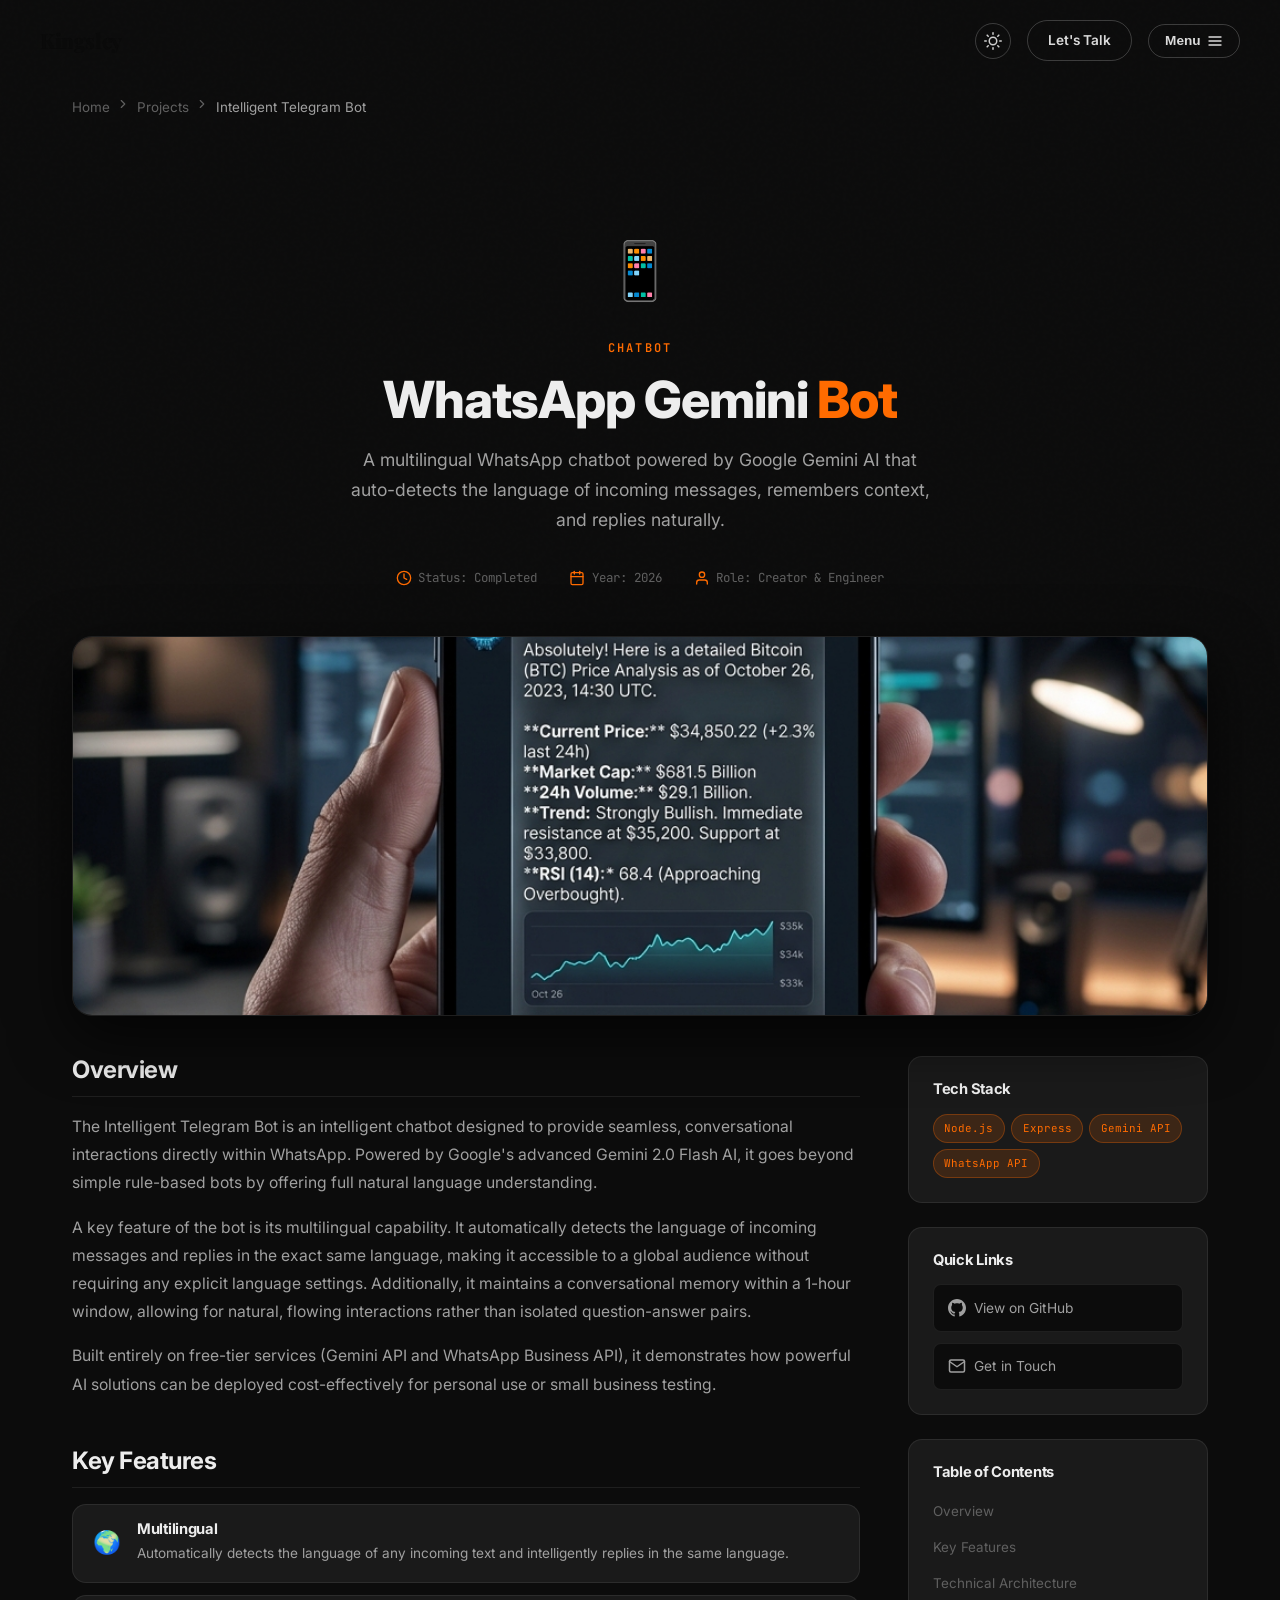
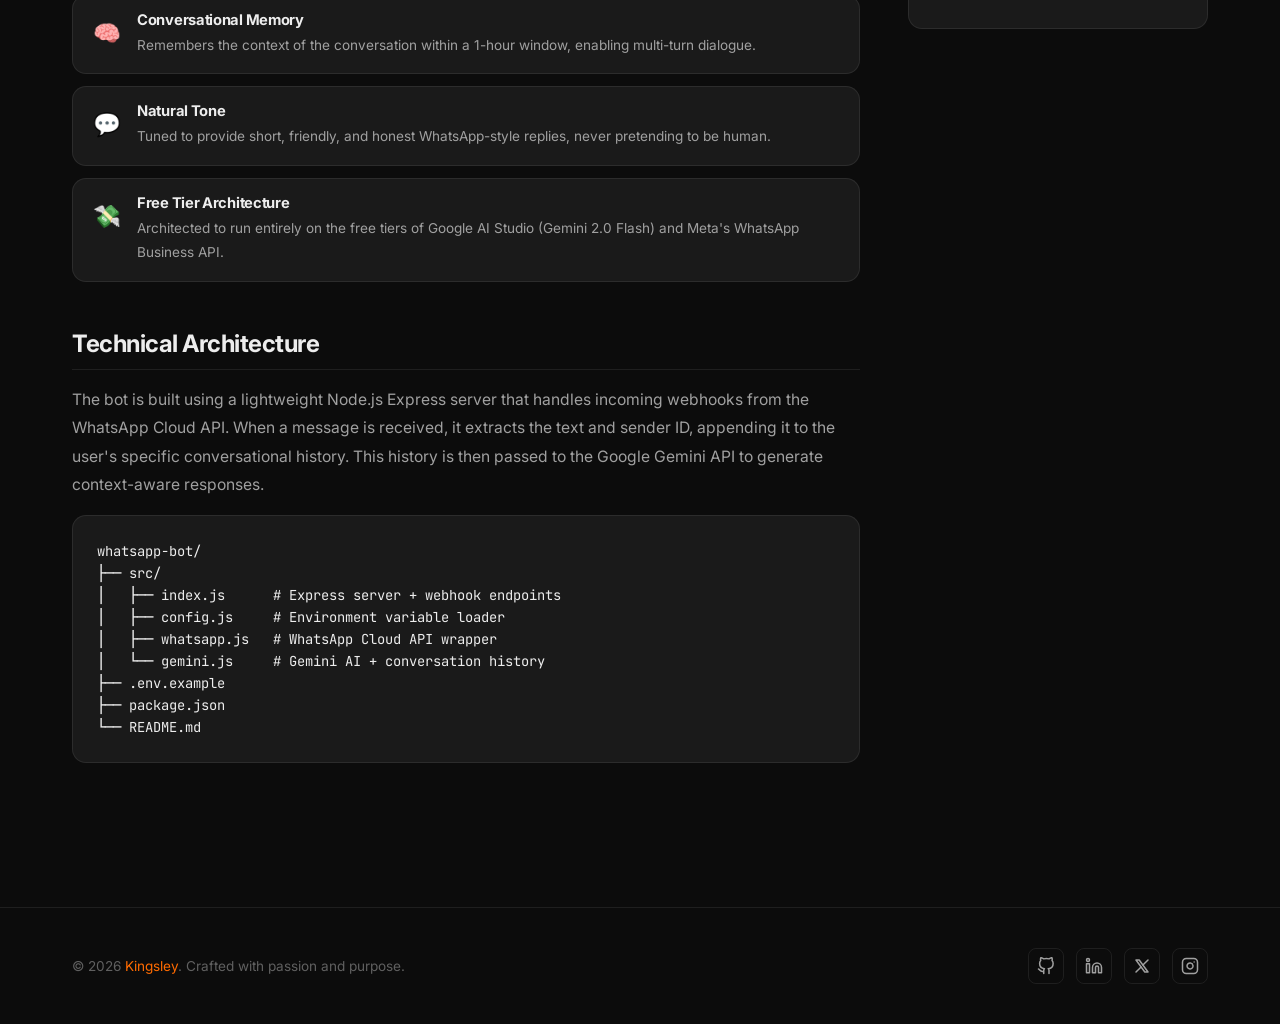
<file: project-telegram-bot.html>
<!DOCTYPE html>
<html lang="en">
<head>
  <meta charset="UTF-8">
  <meta name="viewport" content="width=device-width, initial-scale=1.0">
  <title>Intelligent Telegram Bot | Kingsley</title>
  <meta name="description" content="Intelligent Telegram Bot | A multilingual WhatsApp chatbot powered by Google Gemini AI that auto-detects language and maintains conversational memory.">
  <meta name="keywords" content="WhatsApp Bot, Gemini AI, Node.js, Chatbot, Kingsley">
  <meta name="author" content="Kingsley">
  <meta property="og:title" content="Intelligent Telegram Bot | Kingsley">
  <meta property="og:description" content="A multilingual WhatsApp chatbot powered by Google Gemini AI that auto-detects language and maintains conversational memory.">
  <meta property="og:type" content="website">
  <link rel="preconnect" href="https://fonts.googleapis.com">
  <link rel="preconnect" href="https://fonts.gstatic.com" crossorigin>
  <link href="https://fonts.googleapis.com/css2?family=Inter:wght@300;400;500;600;700;800;900&family=JetBrains+Mono:wght@400;500;600&family=Playfair+Display:wght@700;800;900&display=swap" rel="stylesheet">
  <link rel="stylesheet" href="style.css">

  <!-- Apply saved theme before paint to prevent flash -->
  <script>
    (function() {
      var t = localStorage.getItem('portfolio-theme') || 'dark';
      document.documentElement.setAttribute('data-theme', t);
    })();
  </script>
</head>
<body>

  <!-- ============ NOISE OVERLAY ============ -->
  <div class="noise-overlay" aria-hidden="true"></div>

  <!-- ============ MENU OVERLAY ============ -->
  <div class="menu-overlay" id="menuOverlay" aria-hidden="true">
    <nav class="menu-nav">
      <div class="menu-top">
        <span class="menu-logo">Kingsley</span>
        <button class="menu-close" id="menuClose" aria-label="Close menu">
          <svg width="24" height="24" viewBox="0 0 24 24" fill="none" stroke="currentColor" stroke-width="2" stroke-linecap="round" stroke-linejoin="round"><line x1="18" y1="6" x2="6" y2="18"/><line x1="6" y1="6" x2="18" y2="18"/></svg>
        </button>
      </div>
      <ul class="menu-links">
        <li><a href="index.html" class="menu-link">Home</a></li>
        <li><a href="index.html#about" class="menu-link">About</a></li>
        <li><a href="index.html#projects" class="menu-link">Projects</a></li>
        <li><a href="index.html#services" class="menu-link">Services</a></li>
        <li><a href="contact.html" class="menu-link">Contact</a></li>
      </ul>
      <div class="menu-footer">
        <a href="https://github.com/joshuaking0037-beep" target="_blank" rel="noopener noreferrer" aria-label="GitHub">
          <svg width="20" height="20" viewBox="0 0 24 24" fill="currentColor"><path d="M12 0c-6.626 0-12 5.373-12 12 0 5.302 3.438 9.8 8.207 11.387.599.111.793-.261.793-.577v-2.234c-3.338.726-4.033-1.416-4.033-1.416-.546-1.387-1.333-1.756-1.333-1.756-1.089-.745.083-.729.083-.729 1.205.084 1.839 1.237 1.839 1.237 1.07 1.834 2.807 1.304 3.492.997.107-.775.418-1.305.762-1.604-2.665-.305-5.467-1.334-5.467-5.931 0-1.311.469-2.381 1.236-3.221-.124-.303-.535-1.524.117-3.176 0 0 1.008-.322 3.301 1.23.957-.266 1.983-.399 3.003-.404 1.02.005 2.047.138 3.006.404 2.291-1.552 3.297-1.23 3.297-1.23.653 1.653.242 2.874.118 3.176.77.84 1.235 1.911 1.235 3.221 0 4.609-2.807 5.624-5.479 5.921.43.372.823 1.102.823 2.222v3.293c0 .319.192.694.801.576 4.765-1.589 8.199-6.086 8.199-11.386 0-6.627-5.373-12-12-12z"/></svg>
        </a>
        <a href="https://www.linkedin.com/in/afolabi-joshua-794917201" target="_blank" rel="noopener noreferrer" aria-label="LinkedIn">
          <svg width="20" height="20" viewBox="0 0 24 24" fill="currentColor"><path d="M20.447 20.452h-3.554v-5.569c0-1.328-.027-3.037-1.852-3.037-1.853 0-2.136 1.445-2.136 2.939v5.667H9.351V9h3.414v1.561h.046c.477-.9 1.637-1.85 3.37-1.85 3.601 0 4.267 2.37 4.267 5.455v6.286zM5.337 7.433c-1.144 0-2.063-.926-2.063-2.065 0-1.138.92-2.063 2.063-2.063 1.14 0 2.064.925 2.064 2.063 0 1.139-.925 2.065-2.064 2.065zm1.782 13.019H3.555V9h3.564v11.452zM22.225 0H1.771C.792 0 0 .774 0 1.729v20.542C0 23.227.792 24 1.771 24h20.451C23.2 24 24 23.227 24 22.271V1.729C24 .774 23.2 0 22.222 0h.003z"/></svg>
        </a>
        <a href="https://x.com/kingsley00_7" target="_blank" rel="noopener noreferrer" aria-label="X (Twitter)">
          <svg width="20" height="20" viewBox="0 0 24 24" fill="currentColor"><path d="M18.244 2.25h3.308l-7.227 8.26 8.502 11.24H16.17l-5.214-6.817L4.99 21.75H1.68l7.73-8.835L1.254 2.25H8.08l4.713 6.231zm-1.161 17.52h1.833L7.084 4.126H5.117z"/></svg>
        </a>
      </div>
    </nav>
  </div>

  <!-- ============ HEADER / NAV ============ -->
  <header class="site-header" id="siteHeader">
    <a href="index.html" class="site-logo">Kingsley</a>
    <div class="header-right">
      <button class="theme-toggle" id="themeToggle" aria-label="Toggle dark/light mode">
        <svg class="icon-sun" xmlns="http://www.w3.org/2000/svg" width="18" height="18" viewBox="0 0 24 24" fill="none" stroke="currentColor" stroke-width="2" stroke-linecap="round" stroke-linejoin="round"><circle cx="12" cy="12" r="5"/><line x1="12" y1="1" x2="12" y2="3"/><line x1="12" y1="21" x2="12" y2="23"/><line x1="4.22" y1="4.22" x2="5.64" y2="5.64"/><line x1="18.36" y1="18.36" x2="19.78" y2="19.78"/><line x1="1" y1="12" x2="3" y2="12"/><line x1="21" y1="12" x2="23" y2="12"/><line x1="4.22" y1="19.78" x2="5.64" y2="18.36"/><line x1="18.36" y1="5.64" x2="19.78" y2="4.22"/></svg>
        <svg class="icon-moon" xmlns="http://www.w3.org/2000/svg" width="18" height="18" viewBox="0 0 24 24" fill="none" stroke="currentColor" stroke-width="2" stroke-linecap="round" stroke-linejoin="round"><path d="M21 12.79A9 9 0 1 1 11.21 3 7 7 0 0 0 21 12.79z"/></svg>
      </button>
      <a href="contact.html" class="header-cta">Let's Talk</a>
      <button class="menu-btn" id="menuBtn" aria-label="Open menu">
        Menu
        <svg width="16" height="16" viewBox="0 0 24 24" fill="none" stroke="currentColor" stroke-width="2" stroke-linecap="round" stroke-linejoin="round"><line x1="3" y1="6" x2="21" y2="6"/><line x1="3" y1="12" x2="21" y2="12"/><line x1="3" y1="18" x2="21" y2="18"/></svg>
      </button>
    </div>
  </header>

  <!-- ========== Breadcrumb ========== -->
  <div class="container">
    <div class="breadcrumb">
      <a href="index.html">Home</a>
      <span class="separator">
        <svg width="14" height="14" viewBox="0 0 24 24" fill="none" stroke="currentColor" stroke-width="2" stroke-linecap="round" stroke-linejoin="round"><polyline points="9 18 15 12 9 6"/></svg>
      </span>
      <a href="index.html#projects">Projects</a>
      <span class="separator">
        <svg width="14" height="14" viewBox="0 0 24 24" fill="none" stroke="currentColor" stroke-width="2" stroke-linecap="round" stroke-linejoin="round"><polyline points="9 18 15 12 9 6"/></svg>
      </span>
      <span class="current">Intelligent Telegram Bot</span>
    </div>
  </div>

  <!-- ========== Page Header ========== -->
  <header class="page-header">
    <div class="container">
      <span class="page-icon">📱</span>
      <span class="page-category">Chatbot</span>
      <h1>WhatsApp Gemini <span class="accent-text">Bot</span></h1>
      <p class="page-lead">
        A multilingual WhatsApp chatbot powered by Google Gemini AI that auto-detects the language of incoming messages, remembers context, and replies naturally.
      </p>
      <div class="page-meta">
        <div class="meta-item">
          <svg width="16" height="16" viewBox="0 0 24 24" fill="none" stroke="currentColor" stroke-width="2" stroke-linecap="round" stroke-linejoin="round"><circle cx="12" cy="12" r="10"/><polyline points="12 6 12 12 16 14"/></svg>
          Status: Completed
        </div>
        <div class="meta-item">
          <svg width="16" height="16" viewBox="0 0 24 24" fill="none" stroke="currentColor" stroke-width="2" stroke-linecap="round" stroke-linejoin="round"><rect x="3" y="4" width="18" height="18" rx="2" ry="2"/><line x1="16" y1="2" x2="16" y2="6"/><line x1="8" y1="2" x2="8" y2="6"/><line x1="3" y1="10" x2="21" y2="10"/></svg>
          Year: 2026
        </div>
        <div class="meta-item">
          <svg width="16" height="16" viewBox="0 0 24 24" fill="none" stroke="currentColor" stroke-width="2" stroke-linecap="round" stroke-linejoin="round"><path d="M20 21v-2a4 4 0 0 0-4-4H8a4 4 0 0 0-4 4v2"/><circle cx="12" cy="7" r="4"/></svg>
          Role: Creator &amp; Engineer
        </div>
      </div>
    </div>
  </header>

  <!-- ========== Project Banner ========== -->
  <div class="container" style="margin-bottom: 2.5rem; position: relative; z-index: 5;">
    <div class="project-detail-banner">
      <img src="assets/telegram-bot.png" alt="Intelligent Telegram Bot Showcase">
    </div>
  </div>

  <!-- ========== Project Content ========== -->
  <section class="project-content">
    <div class="container">
      <div class="content-grid">

        <!-- ===== Left Column: Documentation ===== -->
        <div class="doc-sections">

          <!-- Overview -->
          <div class="doc-section reveal">
            <h2 id="overview">Overview</h2>
            <p>
              The Intelligent Telegram Bot is an intelligent chatbot designed to provide seamless, conversational interactions directly within WhatsApp. Powered by Google's advanced Gemini 2.0 Flash AI, it goes beyond simple rule-based bots by offering full natural language understanding.
            </p>
            <p>
              A key feature of the bot is its multilingual capability. It automatically detects the language of incoming messages and replies in the exact same language, making it accessible to a global audience without requiring any explicit language settings. Additionally, it maintains a conversational memory within a 1-hour window, allowing for natural, flowing interactions rather than isolated question-answer pairs.
            </p>
            <p>
              Built entirely on free-tier services (Gemini API and WhatsApp Business API), it demonstrates how powerful AI solutions can be deployed cost-effectively for personal use or small business testing.
            </p>
          </div>

          <!-- Key Features -->
          <div class="doc-section reveal">
            <h2 id="features">Key Features</h2>
            <div class="feature-list">
              <div class="feature-item">
                <span class="feature-icon">🌍</span>
                <div class="feature-text">
                  <h4>Multilingual</h4>
                  <p>Automatically detects the language of any incoming text and intelligently replies in the same language.</p>
                </div>
              </div>
              <div class="feature-item">
                <span class="feature-icon">🧠</span>
                <div class="feature-text">
                  <h4>Conversational Memory</h4>
                  <p>Remembers the context of the conversation within a 1-hour window, enabling multi-turn dialogue.</p>
                </div>
              </div>
              <div class="feature-item">
                <span class="feature-icon">💬</span>
                <div class="feature-text">
                  <h4>Natural Tone</h4>
                  <p>Tuned to provide short, friendly, and honest WhatsApp-style replies, never pretending to be human.</p>
                </div>
              </div>
              <div class="feature-item">
                <span class="feature-icon">💸</span>
                <div class="feature-text">
                  <h4>Free Tier Architecture</h4>
                  <p>Architected to run entirely on the free tiers of Google AI Studio (Gemini 2.0 Flash) and Meta's WhatsApp Business API.</p>
                </div>
              </div>
            </div>
          </div>

          <!-- Technical Architecture -->
          <div class="doc-section reveal">
            <h2 id="architecture">Technical Architecture</h2>
            <p>
              The bot is built using a lightweight Node.js Express server that handles incoming webhooks from the WhatsApp Cloud API. When a message is received, it extracts the text and sender ID, appending it to the user's specific conversational history. This history is then passed to the Google Gemini API to generate context-aware responses.
            </p>
            <pre><code>whatsapp-bot/
├── src/
│   ├── index.js      # Express server + webhook endpoints
│   ├── config.js     # Environment variable loader
│   ├── whatsapp.js   # WhatsApp Cloud API wrapper
│   └── gemini.js     # Gemini AI + conversation history
├── .env.example      
├── package.json
└── README.md</code></pre>
          </div>

        </div>

        <!-- ===== Right Column: Sidebar ===== -->
        <aside class="project-sidebar">

          <!-- Tech Stack -->
          <div class="sidebar-card glass-card">
            
            <h4>Tech Stack</h4>
            <div class="tech-list">
              <span>Node.js</span>
              <span>Express</span>
              <span>Gemini API</span>
              <span>WhatsApp API</span>
            </div>
          </div>

          <!-- Quick Links -->
          <div class="sidebar-card glass-card">
            
            <h4>Quick Links</h4>
            <div class="sidebar-links">
              <a href="https://github.com/joshuaking0037-beep" target="_blank" rel="noopener noreferrer">
                <svg width="18" height="18" viewBox="0 0 24 24" fill="currentColor"><path d="M12 0c-6.626 0-12 5.373-12 12 0 5.302 3.438 9.8 8.207 11.387.599.111.793-.261.793-.577v-2.234c-3.338.726-4.033-1.416-4.033-1.416-.546-1.387-1.333-1.756-1.333-1.756-1.089-.745.083-.729.083-.729 1.205.084 1.839 1.237 1.839 1.237 1.07 1.834 2.807 1.304 3.492.997.107-.775.418-1.305.762-1.604-2.665-.305-5.467-1.334-5.467-5.931 0-1.311.469-2.381 1.236-3.221-.124-.303-.535-1.524.117-3.176 0 0 1.008-.322 3.301 1.23.957-.266 1.983-.399 3.003-.404 1.02.005 2.047.138 3.006.404 2.291-1.552 3.297-1.23 3.297-1.23.653 1.653.242 2.874.118 3.176.77.84 1.235 1.911 1.235 3.221 0 4.609-2.807 5.624-5.479 5.921.43.372.823 1.102.823 2.222v3.293c0 .319.192.694.801.576 4.765-1.589 8.199-6.086 8.199-11.386 0-6.627-5.373-12-12-12z"/></svg>
                View on GitHub
              </a>
              <a href="contact.html">
                <svg width="18" height="18" viewBox="0 0 24 24" fill="none" stroke="currentColor" stroke-width="2" stroke-linecap="round" stroke-linejoin="round"><path d="M4 4h16c1.1 0 2 .9 2 2v12c0 1.1-.9 2-2 2H4c-1.1 0-2-.9-2-2V6c0-1.1.9-2 2-2z"/><polyline points="22,6 12,13 2,6"/></svg>
                Get in Touch
              </a>
            </div>
          </div>

          <!-- Table of Contents -->
          <div class="sidebar-card glass-card">
            
            <h4>Table of Contents</h4>
            <ul class="sidebar-toc">
              <li><a href="#overview">Overview</a></li>
              <li><a href="#features">Key Features</a></li>
              <li><a href="#architecture">Technical Architecture</a></li>
            </ul>
          </div>

        </aside>

      </div>
    </div>
  </section>

  <!-- ============ FOOTER ============ -->
  <footer class="site-footer">
    <div class="container">
      <div class="footer-inner">
        <p class="footer-copy">© 2026 <span class="accent-text">Kingsley</span>. Crafted with passion and purpose.</p>
        <div class="footer-socials">
          <a href="https://github.com/joshuaking0037-beep" target="_blank" rel="noopener noreferrer" aria-label="GitHub">
            <svg xmlns="http://www.w3.org/2000/svg" width="18" height="18" viewBox="0 0 24 24" fill="none" stroke="currentColor" stroke-width="2" stroke-linecap="round" stroke-linejoin="round"><path d="M9 19c-5 1.5-5-2.5-7-3m14 6v-3.87a3.37 3.37 0 0 0-.94-2.61c3.14-.35 6.44-1.54 6.44-7A5.44 5.44 0 0 0 20 4.77 5.07 5.07 0 0 0 19.91 1S18.73.65 16 2.48a13.38 13.38 0 0 0-7 0C6.27.65 5.09 1 5.09 1A5.07 5.07 0 0 0 5 4.77a5.44 5.44 0 0 0-1.5 3.78c0 5.42 3.3 6.61 6.44 7A3.37 3.37 0 0 0 9 18.13V22"/></svg>
          </a>
          <a href="https://www.linkedin.com/in/afolabi-joshua-794917201" target="_blank" rel="noopener noreferrer" aria-label="LinkedIn">
            <svg xmlns="http://www.w3.org/2000/svg" width="18" height="18" viewBox="0 0 24 24" fill="none" stroke="currentColor" stroke-width="2" stroke-linecap="round" stroke-linejoin="round"><path d="M16 8a6 6 0 0 1 6 6v7h-4v-7a2 2 0 0 0-2-2 2 2 0 0 0-2 2v7h-4v-7a6 6 0 0 1 6-6z"/><rect x="2" y="9" width="4" height="12"/><circle cx="4" cy="4" r="2"/></svg>
          </a>
          <a href="https://x.com/kingsley00_7" target="_blank" rel="noopener noreferrer" aria-label="X">
            <svg xmlns="http://www.w3.org/2000/svg" width="18" height="18" viewBox="0 0 24 24" fill="none" stroke="currentColor" stroke-width="2" stroke-linecap="round" stroke-linejoin="round"><path d="M4 4l11.733 16h4.267l-11.733 -16z"/><path d="M4 20l6.768 -6.768m2.46 -2.46l6.772 -6.772"/></svg>
          </a>
          <a href="https://www.instagram.com/xins_le" target="_blank" rel="noopener noreferrer" aria-label="Instagram">
            <svg xmlns="http://www.w3.org/2000/svg" width="18" height="18" viewBox="0 0 24 24" fill="none" stroke="currentColor" stroke-width="2" stroke-linecap="round" stroke-linejoin="round"><rect x="2" y="2" width="20" height="20" rx="5" ry="5"/><path d="M16 11.37A4 4 0 1 1 12.63 8 4 4 0 0 1 16 11.37z"/><line x1="17.5" y1="6.5" x2="17.51" y2="6.5"/></svg>
          </a>
        </div>
      </div>
    </div>
  </footer>

  <script src="script.js"></script>
</body>
</html>
</file>
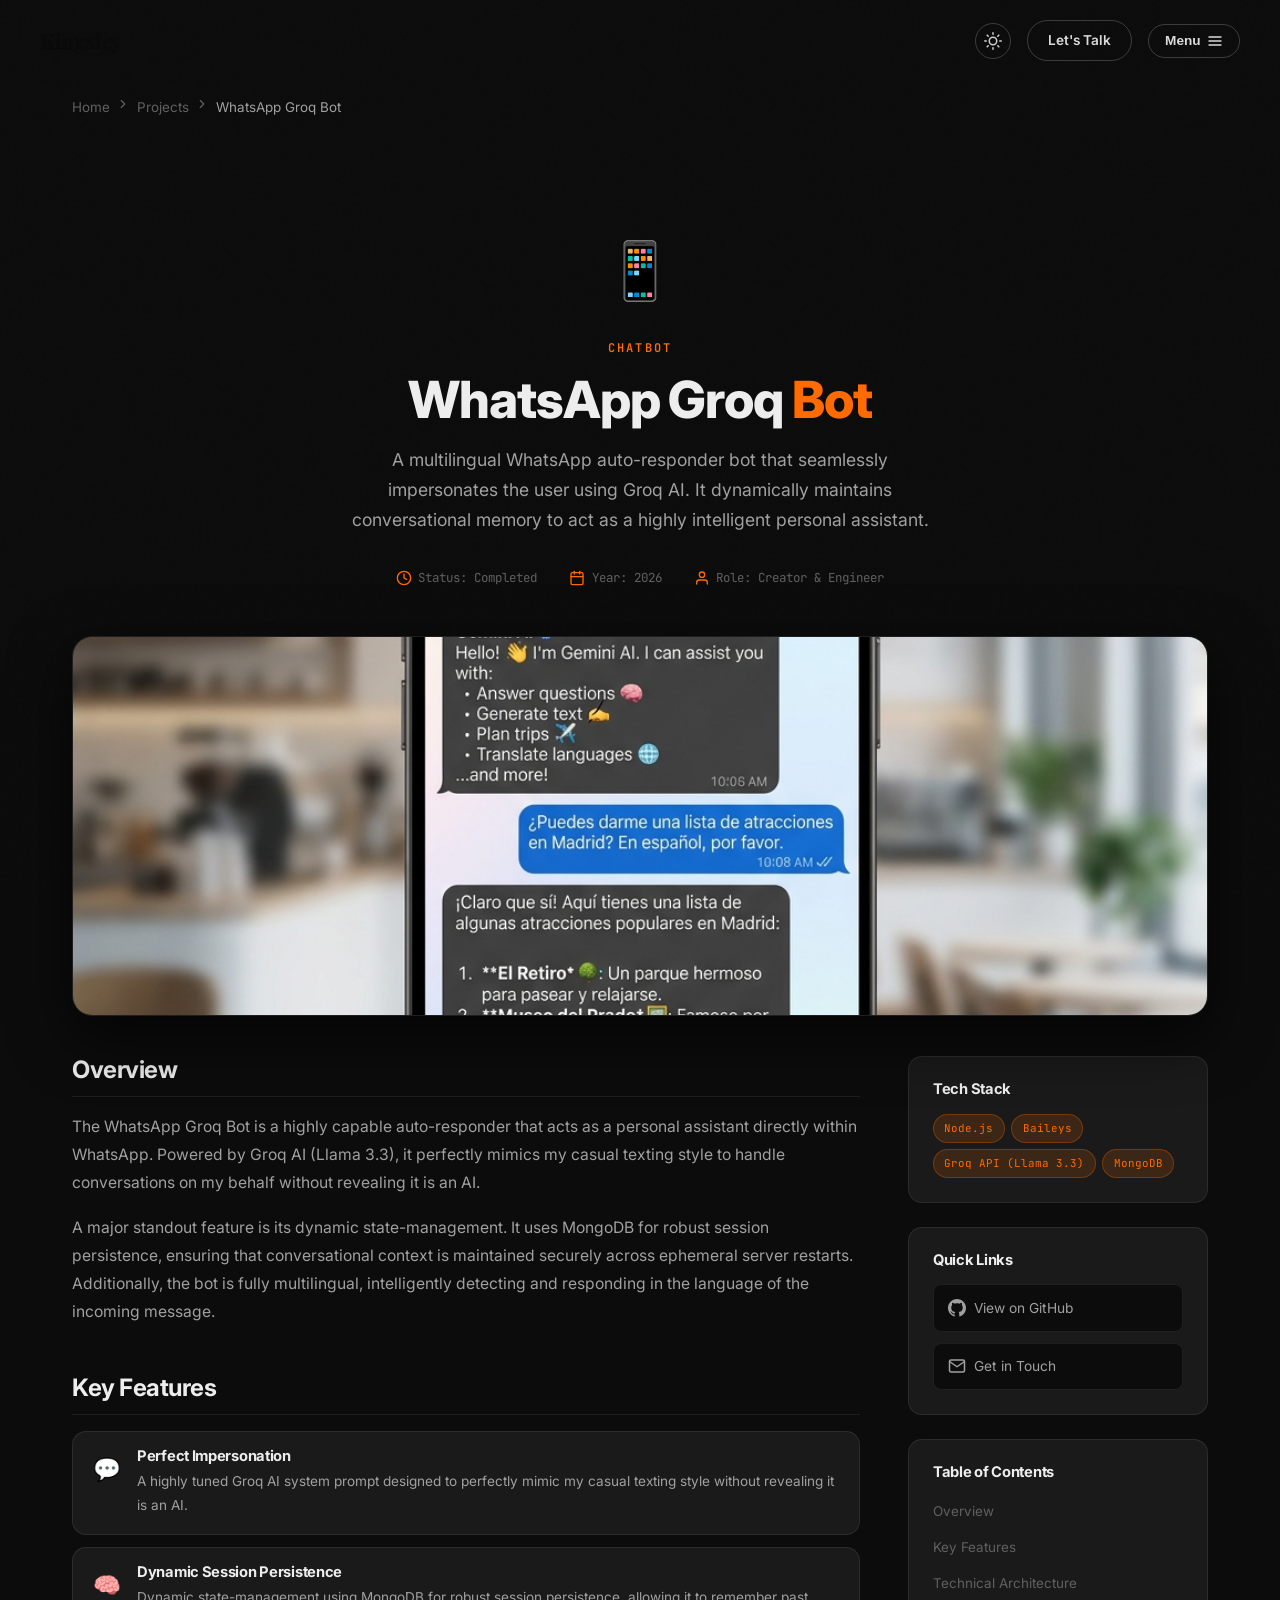
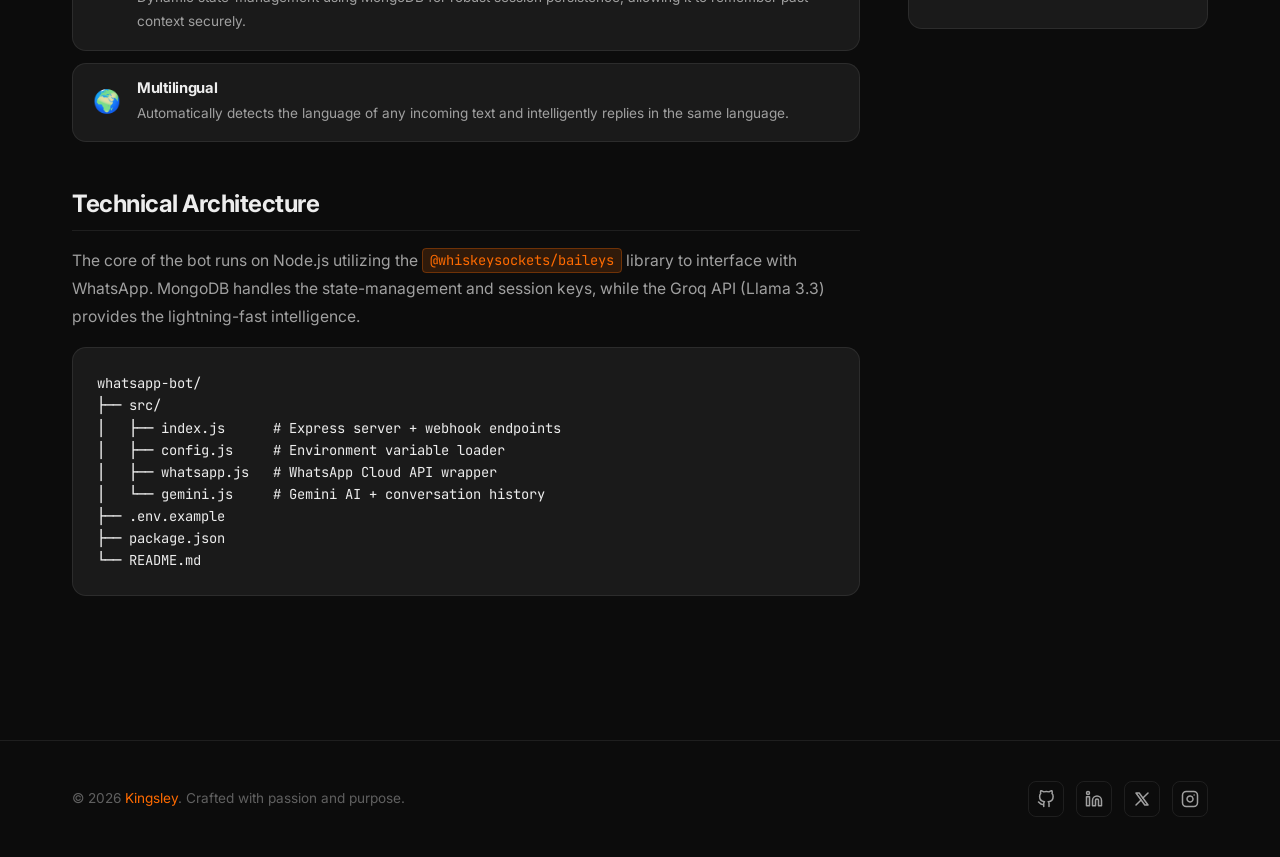
<file: project-whatsapp-bot.html>
<!DOCTYPE html>
<html lang="en">
<head>
  <meta charset="UTF-8">
  <meta name="viewport" content="width=device-width, initial-scale=1.0">
  <title>WhatsApp Groq Bot | Kingsley</title>
  <meta name="description" content="WhatsApp Groq Bot | A multilingual WhatsApp chatbot powered by Groq AI that auto-detects language and maintains conversational memory.">
  <meta name="keywords" content="WhatsApp Bot, Groq AI, Node.js, Chatbot, Kingsley">
  <meta name="author" content="Kingsley">
  <meta property="og:title" content="WhatsApp Groq Bot | Kingsley">
  <meta property="og:description" content="A multilingual WhatsApp chatbot powered by Groq AI that auto-detects language and maintains conversational memory.">
  <meta property="og:type" content="website">
  <link rel="preconnect" href="https://fonts.googleapis.com">
  <link rel="preconnect" href="https://fonts.gstatic.com" crossorigin>
  <link href="https://fonts.googleapis.com/css2?family=Inter:wght@300;400;500;600;700;800;900&family=JetBrains+Mono:wght@400;500;600&family=Playfair+Display:wght@700;800;900&display=swap" rel="stylesheet">
  <link rel="stylesheet" href="style.css">

  <!-- Apply saved theme before paint to prevent flash -->
  <script>
    (function() {
      var t = localStorage.getItem('portfolio-theme') || 'dark';
      document.documentElement.setAttribute('data-theme', t);
    })();
  </script>
</head>
<body>

  <!-- ============ NOISE OVERLAY ============ -->
  <div class="noise-overlay" aria-hidden="true"></div>

  <!-- ============ MENU OVERLAY ============ -->
  <div class="menu-overlay" id="menuOverlay" aria-hidden="true">
    <nav class="menu-nav">
      <div class="menu-top">
        <span class="menu-logo">Kingsley</span>
        <button class="menu-close" id="menuClose" aria-label="Close menu">
          <svg width="24" height="24" viewBox="0 0 24 24" fill="none" stroke="currentColor" stroke-width="2" stroke-linecap="round" stroke-linejoin="round"><line x1="18" y1="6" x2="6" y2="18"/><line x1="6" y1="6" x2="18" y2="18"/></svg>
        </button>
      </div>
      <ul class="menu-links">
        <li><a href="index.html" class="menu-link">Home</a></li>
        <li><a href="index.html#about" class="menu-link">About</a></li>
        <li><a href="index.html#projects" class="menu-link">Projects</a></li>
        <li><a href="index.html#services" class="menu-link">Services</a></li>
        <li><a href="contact.html" class="menu-link">Contact</a></li>
      </ul>
      <div class="menu-footer">
        <a href="https://github.com/joshuaking0037-beep" target="_blank" rel="noopener noreferrer" aria-label="GitHub">
          <svg width="20" height="20" viewBox="0 0 24 24" fill="currentColor"><path d="M12 0c-6.626 0-12 5.373-12 12 0 5.302 3.438 9.8 8.207 11.387.599.111.793-.261.793-.577v-2.234c-3.338.726-4.033-1.416-4.033-1.416-.546-1.387-1.333-1.756-1.333-1.756-1.089-.745.083-.729.083-.729 1.205.084 1.839 1.237 1.839 1.237 1.07 1.834 2.807 1.304 3.492.997.107-.775.418-1.305.762-1.604-2.665-.305-5.467-1.334-5.467-5.931 0-1.311.469-2.381 1.236-3.221-.124-.303-.535-1.524.117-3.176 0 0 1.008-.322 3.301 1.23.957-.266 1.983-.399 3.003-.404 1.02.005 2.047.138 3.006.404 2.291-1.552 3.297-1.23 3.297-1.23.653 1.653.242 2.874.118 3.176.77.84 1.235 1.911 1.235 3.221 0 4.609-2.807 5.624-5.479 5.921.43.372.823 1.102.823 2.222v3.293c0 .319.192.694.801.576 4.765-1.589 8.199-6.086 8.199-11.386 0-6.627-5.373-12-12-12z"/></svg>
        </a>
        <a href="https://www.linkedin.com/in/afolabi-joshua-794917201" target="_blank" rel="noopener noreferrer" aria-label="LinkedIn">
          <svg width="20" height="20" viewBox="0 0 24 24" fill="currentColor"><path d="M20.447 20.452h-3.554v-5.569c0-1.328-.027-3.037-1.852-3.037-1.853 0-2.136 1.445-2.136 2.939v5.667H9.351V9h3.414v1.561h.046c.477-.9 1.637-1.85 3.37-1.85 3.601 0 4.267 2.37 4.267 5.455v6.286zM5.337 7.433c-1.144 0-2.063-.926-2.063-2.065 0-1.138.92-2.063 2.063-2.063 1.14 0 2.064.925 2.064 2.063 0 1.139-.925 2.065-2.064 2.065zm1.782 13.019H3.555V9h3.564v11.452zM22.225 0H1.771C.792 0 0 .774 0 1.729v20.542C0 23.227.792 24 1.771 24h20.451C23.2 24 24 23.227 24 22.271V1.729C24 .774 23.2 0 22.222 0h.003z"/></svg>
        </a>
        <a href="https://x.com/kingsley00_7" target="_blank" rel="noopener noreferrer" aria-label="X (Twitter)">
          <svg width="20" height="20" viewBox="0 0 24 24" fill="currentColor"><path d="M18.244 2.25h3.308l-7.227 8.26 8.502 11.24H16.17l-5.214-6.817L4.99 21.75H1.68l7.73-8.835L1.254 2.25H8.08l4.713 6.231zm-1.161 17.52h1.833L7.084 4.126H5.117z"/></svg>
        </a>
      </div>
    </nav>
  </div>

  <!-- ============ HEADER / NAV ============ -->
  <header class="site-header" id="siteHeader">
    <a href="index.html" class="site-logo">Kingsley</a>
    <div class="header-right">
      <button class="theme-toggle" id="themeToggle" aria-label="Toggle dark/light mode">
        <svg class="icon-sun" xmlns="http://www.w3.org/2000/svg" width="18" height="18" viewBox="0 0 24 24" fill="none" stroke="currentColor" stroke-width="2" stroke-linecap="round" stroke-linejoin="round"><circle cx="12" cy="12" r="5"/><line x1="12" y1="1" x2="12" y2="3"/><line x1="12" y1="21" x2="12" y2="23"/><line x1="4.22" y1="4.22" x2="5.64" y2="5.64"/><line x1="18.36" y1="18.36" x2="19.78" y2="19.78"/><line x1="1" y1="12" x2="3" y2="12"/><line x1="21" y1="12" x2="23" y2="12"/><line x1="4.22" y1="19.78" x2="5.64" y2="18.36"/><line x1="18.36" y1="5.64" x2="19.78" y2="4.22"/></svg>
        <svg class="icon-moon" xmlns="http://www.w3.org/2000/svg" width="18" height="18" viewBox="0 0 24 24" fill="none" stroke="currentColor" stroke-width="2" stroke-linecap="round" stroke-linejoin="round"><path d="M21 12.79A9 9 0 1 1 11.21 3 7 7 0 0 0 21 12.79z"/></svg>
      </button>
      <a href="contact.html" class="header-cta">Let's Talk</a>
      <button class="menu-btn" id="menuBtn" aria-label="Open menu">
        Menu
        <svg width="16" height="16" viewBox="0 0 24 24" fill="none" stroke="currentColor" stroke-width="2" stroke-linecap="round" stroke-linejoin="round"><line x1="3" y1="6" x2="21" y2="6"/><line x1="3" y1="12" x2="21" y2="12"/><line x1="3" y1="18" x2="21" y2="18"/></svg>
      </button>
    </div>
  </header>

  <!-- ========== Breadcrumb ========== -->
  <div class="container">
    <div class="breadcrumb">
      <a href="index.html">Home</a>
      <span class="separator">
        <svg width="14" height="14" viewBox="0 0 24 24" fill="none" stroke="currentColor" stroke-width="2" stroke-linecap="round" stroke-linejoin="round"><polyline points="9 18 15 12 9 6"/></svg>
      </span>
      <a href="index.html#projects">Projects</a>
      <span class="separator">
        <svg width="14" height="14" viewBox="0 0 24 24" fill="none" stroke="currentColor" stroke-width="2" stroke-linecap="round" stroke-linejoin="round"><polyline points="9 18 15 12 9 6"/></svg>
      </span>
      <span class="current">WhatsApp Groq Bot</span>
    </div>
  </div>

  <!-- ========== Page Header ========== -->
  <header class="page-header">
    <div class="container">
      <span class="page-icon">📱</span>
      <span class="page-category">Chatbot</span>
      <h1>WhatsApp Groq <span class="accent-text">Bot</span></h1>
      <p class="page-lead">
        A multilingual WhatsApp auto-responder bot that seamlessly impersonates the user using Groq AI. It dynamically maintains conversational memory to act as a highly intelligent personal assistant.
      </p>
      <div class="page-meta">
        <div class="meta-item">
          <svg width="16" height="16" viewBox="0 0 24 24" fill="none" stroke="currentColor" stroke-width="2" stroke-linecap="round" stroke-linejoin="round"><circle cx="12" cy="12" r="10"/><polyline points="12 6 12 12 16 14"/></svg>
          Status: Completed
        </div>
        <div class="meta-item">
          <svg width="16" height="16" viewBox="0 0 24 24" fill="none" stroke="currentColor" stroke-width="2" stroke-linecap="round" stroke-linejoin="round"><rect x="3" y="4" width="18" height="18" rx="2" ry="2"/><line x1="16" y1="2" x2="16" y2="6"/><line x1="8" y1="2" x2="8" y2="6"/><line x1="3" y1="10" x2="21" y2="10"/></svg>
          Year: 2026
        </div>
        <div class="meta-item">
          <svg width="16" height="16" viewBox="0 0 24 24" fill="none" stroke="currentColor" stroke-width="2" stroke-linecap="round" stroke-linejoin="round"><path d="M20 21v-2a4 4 0 0 0-4-4H8a4 4 0 0 0-4 4v2"/><circle cx="12" cy="7" r="4"/></svg>
          Role: Creator &amp; Engineer
        </div>
      </div>
    </div>
  </header>

  <!-- ========== Project Banner ========== -->
  <div class="container" style="margin-bottom: 2.5rem; position: relative; z-index: 5;">
    <div class="project-detail-banner">
      <img src="assets/whatsapp-bot.png" alt="WhatsApp Groq Bot Showcase">
    </div>
  </div>

  <!-- ========== Project Content ========== -->
  <section class="project-content">
    <div class="container">
      <div class="content-grid">

        <!-- ===== Left Column: Documentation ===== -->
        <div class="doc-sections">

          <!-- Overview -->
          <div class="doc-section reveal">
            <h2 id="overview">Overview</h2>
            <p>
              The WhatsApp Groq Bot is a highly capable auto-responder that acts as a personal assistant directly within WhatsApp. Powered by Groq AI (Llama 3.3), it perfectly mimics my casual texting style to handle conversations on my behalf without revealing it is an AI.
            </p>
            <p>
              A major standout feature is its dynamic state-management. It uses MongoDB for robust session persistence, ensuring that conversational context is maintained securely across ephemeral server restarts. Additionally, the bot is fully multilingual, intelligently detecting and responding in the language of the incoming message.
            </p>
          </div>

          <!-- Key Features -->
          <div class="doc-section reveal">
            <h2 id="features">Key Features</h2>
            <div class="feature-list">
              <div class="feature-item">
                <span class="feature-icon">💬</span>
                <div class="feature-text">
                  <h4>Perfect Impersonation</h4>
                  <p>A highly tuned Groq AI system prompt designed to perfectly mimic my casual texting style without revealing it is an AI.</p>
                </div>
              </div>
              <div class="feature-item">
                <span class="feature-icon">🧠</span>
                <div class="feature-text">
                  <h4>Dynamic Session Persistence</h4>
                  <p>Dynamic state-management using MongoDB for robust session persistence, allowing it to remember past context securely.</p>
                </div>
              </div>
              <div class="feature-item">
                <span class="feature-icon">🌍</span>
                <div class="feature-text">
                  <h4>Multilingual</h4>
                  <p>Automatically detects the language of any incoming text and intelligently replies in the same language.</p>
                </div>
              </div>
            </div>
          </div>

          <!-- Technical Architecture -->
          <div class="doc-section reveal">
            <h2 id="architecture">Technical Architecture</h2>
            <p>
              The core of the bot runs on Node.js utilizing the <code>@whiskeysockets/baileys</code> library to interface with WhatsApp. MongoDB handles the state-management and session keys, while the Groq API (Llama 3.3) provides the lightning-fast intelligence.
            </p>
            <pre><code>whatsapp-bot/
├── src/
│   ├── index.js      # Express server + webhook endpoints
│   ├── config.js     # Environment variable loader
│   ├── whatsapp.js   # WhatsApp Cloud API wrapper
│   └── gemini.js     # Gemini AI + conversation history
├── .env.example      
├── package.json
└── README.md</code></pre>
          </div>

        </div>

        <!-- ===== Right Column: Sidebar ===== -->
        <aside class="project-sidebar">

          <!-- Tech Stack -->
          <div class="sidebar-card glass-card">
            
            <h4>Tech Stack</h4>
            <div class="tech-list">
              <span>Node.js</span>
              <span>Baileys</span>
              <span>Groq API (Llama 3.3)</span>
              <span>MongoDB</span>
            </div>
          </div>

          <!-- Quick Links -->
          <div class="sidebar-card glass-card">
            
            <h4>Quick Links</h4>
            <div class="sidebar-links">
              <a href="https://github.com/joshuaking0037-beep" target="_blank" rel="noopener noreferrer">
                <svg width="18" height="18" viewBox="0 0 24 24" fill="currentColor"><path d="M12 0c-6.626 0-12 5.373-12 12 0 5.302 3.438 9.8 8.207 11.387.599.111.793-.261.793-.577v-2.234c-3.338.726-4.033-1.416-4.033-1.416-.546-1.387-1.333-1.756-1.333-1.756-1.089-.745.083-.729.083-.729 1.205.084 1.839 1.237 1.839 1.237 1.07 1.834 2.807 1.304 3.492.997.107-.775.418-1.305.762-1.604-2.665-.305-5.467-1.334-5.467-5.931 0-1.311.469-2.381 1.236-3.221-.124-.303-.535-1.524.117-3.176 0 0 1.008-.322 3.301 1.23.957-.266 1.983-.399 3.003-.404 1.02.005 2.047.138 3.006.404 2.291-1.552 3.297-1.23 3.297-1.23.653 1.653.242 2.874.118 3.176.77.84 1.235 1.911 1.235 3.221 0 4.609-2.807 5.624-5.479 5.921.43.372.823 1.102.823 2.222v3.293c0 .319.192.694.801.576 4.765-1.589 8.199-6.086 8.199-11.386 0-6.627-5.373-12-12-12z"/></svg>
                View on GitHub
              </a>
              <a href="contact.html">
                <svg width="18" height="18" viewBox="0 0 24 24" fill="none" stroke="currentColor" stroke-width="2" stroke-linecap="round" stroke-linejoin="round"><path d="M4 4h16c1.1 0 2 .9 2 2v12c0 1.1-.9 2-2 2H4c-1.1 0-2-.9-2-2V6c0-1.1.9-2 2-2z"/><polyline points="22,6 12,13 2,6"/></svg>
                Get in Touch
              </a>
            </div>
          </div>

          <!-- Table of Contents -->
          <div class="sidebar-card glass-card">
            
            <h4>Table of Contents</h4>
            <ul class="sidebar-toc">
              <li><a href="#overview">Overview</a></li>
              <li><a href="#features">Key Features</a></li>
              <li><a href="#architecture">Technical Architecture</a></li>
            </ul>
          </div>

        </aside>

      </div>
    </div>
  </section>

  <!-- ============ FOOTER ============ -->
  <footer class="site-footer">
    <div class="container">
      <div class="footer-inner">
        <p class="footer-copy">© 2026 <span class="accent-text">Kingsley</span>. Crafted with passion and purpose.</p>
        <div class="footer-socials">
          <a href="https://github.com/joshuaking0037-beep" target="_blank" rel="noopener noreferrer" aria-label="GitHub">
            <svg xmlns="http://www.w3.org/2000/svg" width="18" height="18" viewBox="0 0 24 24" fill="none" stroke="currentColor" stroke-width="2" stroke-linecap="round" stroke-linejoin="round"><path d="M9 19c-5 1.5-5-2.5-7-3m14 6v-3.87a3.37 3.37 0 0 0-.94-2.61c3.14-.35 6.44-1.54 6.44-7A5.44 5.44 0 0 0 20 4.77 5.07 5.07 0 0 0 19.91 1S18.73.65 16 2.48a13.38 13.38 0 0 0-7 0C6.27.65 5.09 1 5.09 1A5.07 5.07 0 0 0 5 4.77a5.44 5.44 0 0 0-1.5 3.78c0 5.42 3.3 6.61 6.44 7A3.37 3.37 0 0 0 9 18.13V22"/></svg>
          </a>
          <a href="https://www.linkedin.com/in/afolabi-joshua-794917201" target="_blank" rel="noopener noreferrer" aria-label="LinkedIn">
            <svg xmlns="http://www.w3.org/2000/svg" width="18" height="18" viewBox="0 0 24 24" fill="none" stroke="currentColor" stroke-width="2" stroke-linecap="round" stroke-linejoin="round"><path d="M16 8a6 6 0 0 1 6 6v7h-4v-7a2 2 0 0 0-2-2 2 2 0 0 0-2 2v7h-4v-7a6 6 0 0 1 6-6z"/><rect x="2" y="9" width="4" height="12"/><circle cx="4" cy="4" r="2"/></svg>
          </a>
          <a href="https://x.com/kingsley00_7" target="_blank" rel="noopener noreferrer" aria-label="X">
            <svg xmlns="http://www.w3.org/2000/svg" width="18" height="18" viewBox="0 0 24 24" fill="none" stroke="currentColor" stroke-width="2" stroke-linecap="round" stroke-linejoin="round"><path d="M4 4l11.733 16h4.267l-11.733 -16z"/><path d="M4 20l6.768 -6.768m2.46 -2.46l6.772 -6.772"/></svg>
          </a>
          <a href="https://www.instagram.com/xins_le" target="_blank" rel="noopener noreferrer" aria-label="Instagram">
            <svg xmlns="http://www.w3.org/2000/svg" width="18" height="18" viewBox="0 0 24 24" fill="none" stroke="currentColor" stroke-width="2" stroke-linecap="round" stroke-linejoin="round"><rect x="2" y="2" width="20" height="20" rx="5" ry="5"/><path d="M16 11.37A4 4 0 1 1 12.63 8 4 4 0 0 1 16 11.37z"/><line x1="17.5" y1="6.5" x2="17.51" y2="6.5"/></svg>
          </a>
        </div>
      </div>
    </div>
  </footer>

  <script src="script.js"></script>
</body>
</html>
</file>
<file: style.css>
/* ================================================================
   KINGSLEY PORTFOLIO — Cinematic Dark + Editorial Design System
   Dark full-bleed hero, floating project cards, orange accents
   ================================================================ */

@import url('https://fonts.googleapis.com/css2?family=Inter:wght@300;400;500;600;700;800;900&family=JetBrains+Mono:wght@400;500;600&family=Playfair+Display:wght@700;800;900&display=swap');

/* ──────────────────────────── TOKENS ──────────────────────────── */
:root {
  --accent: #ff6b00;
  --accent-dim: rgba(255, 107, 0, 0.15);
  --accent-glow: rgba(255, 107, 0, 0.3);

  /* Light mode surface */
  --bg:        #f5f4f2;
  --bg-alt:    #ececea;
  --surface:   #ffffff;
  --border:    rgba(0,0,0,0.08);
  --border-hi: rgba(0,0,0,0.18);

  /* Light mode text */
  --text-1: #0a0a0a;
  --text-2: #444444;
  --text-3: #888888;
  --text-inv: #ffffff;

  /* Shadows */
  --shadow-sm: 0 2px 8px rgba(0,0,0,0.06);
  --shadow-md: 0 8px 30px rgba(0,0,0,0.10);
  --shadow-lg: 0 20px 60px rgba(0,0,0,0.14);

  /* Radii */
  --r-sm:   8px;
  --r-md:   14px;
  --r-lg:   20px;
  --r-full: 999px;

  /* Animation */
  --ease: cubic-bezier(0.16, 1, 0.3, 1);
  --fast: 0.2s;
  --norm: 0.35s;
  --slow: 0.6s;

  /* Typography */
  --font-sans:    'Inter', -apple-system, BlinkMacSystemFont, sans-serif;
  --font-display: 'Playfair Display', Georgia, serif;
  --font-mono:    'JetBrains Mono', monospace;
}

[data-theme="dark"] {
  --bg:        #0c0c0c;
  --bg-alt:    #131313;
  --surface:   #1a1a1a;
  --border:    rgba(255,255,255,0.08);
  --border-hi: rgba(255,255,255,0.18);

  --text-1: #ededed;
  --text-2: #a0a0a0;
  --text-3: #606060;
  --text-inv: #0a0a0a;

  --shadow-sm: 0 2px 8px rgba(0,0,0,0.4);
  --shadow-md: 0 8px 30px rgba(0,0,0,0.5);
  --shadow-lg: 0 20px 60px rgba(0,0,0,0.7);
}

/* ──────────────────────────── RESET ──────────────────────────── */
*, *::before, *::after { box-sizing: border-box; margin: 0; padding: 0; }
html { scroll-behavior: smooth; scroll-padding-top: 80px; font-size: 16px; }
body {
  background: var(--bg);
  color: var(--text-1);
  font-family: var(--font-sans);
  line-height: 1.7;
  overflow-x: hidden;
  -webkit-font-smoothing: antialiased;
  transition: background 0.4s ease, color 0.4s ease;
}
::selection { background: var(--accent); color: #fff; }
a { color: inherit; text-decoration: none; }
img { max-width: 100%; display: block; }
h1,h2,h3,h4 { line-height: 1.15; letter-spacing: -0.02em; color: var(--text-1); }

/* ──────────────────────────── NOISE OVERLAY ──────────────────────────── */
.noise-overlay {
  position: fixed; inset: 0; z-index: 0; pointer-events: none;
  background-image: url("data:image/svg+xml,%3Csvg viewBox='0 0 256 256' xmlns='http://www.w3.org/2000/svg'%3E%3Cfilter id='noise'%3E%3CfeTurbulence type='fractalNoise' baseFrequency='0.9' numOctaves='4' stitchTiles='stitch'/%3E%3C/filter%3E%3Crect width='100%25' height='100%25' filter='url(%23noise)' opacity='0.04'/%3E%3C/svg%3E");
  opacity: 0.35;
}

/* ──────────────────────────── SCROLLBAR ──────────────────────────── */
::-webkit-scrollbar { width: 6px; }
::-webkit-scrollbar-track { background: var(--bg); }
::-webkit-scrollbar-thumb { background: rgba(128,128,128,0.3); border-radius: var(--r-full); }
::-webkit-scrollbar-thumb:hover { background: var(--accent); }

/* ──────────────────────────── MENU OVERLAY ──────────────────────────── */
.menu-overlay {
  position: fixed; inset: 0; z-index: 500;
  background: var(--bg-alt);
  display: flex; align-items: stretch;
  transform: translateX(100%);
  transition: transform 0.5s var(--ease);
}
.menu-overlay.open { transform: translateX(0); }

.menu-nav {
  display: flex; flex-direction: column;
  width: 100%; max-width: 480px; margin-left: auto;
  padding: 2.5rem 3rem;
  border-left: 1px solid var(--border);
}
.menu-top {
  display: flex; align-items: center; justify-content: space-between;
  margin-bottom: 4rem;
}
.menu-logo {
  font-family: var(--font-display);
  font-size: 1.5rem; font-weight: 700;
  color: var(--text-1);
}
.menu-close {
  background: none; border: 1px solid var(--border);
  border-radius: var(--r-sm);
  width: 40px; height: 40px;
  display: flex; align-items: center; justify-content: center;
  cursor: pointer; color: var(--text-2);
  transition: border-color var(--fast), color var(--fast);
}
.menu-close:hover { border-color: var(--accent); color: var(--accent); }

.menu-links { list-style: none; flex: 1; }
.menu-links li { border-bottom: 1px solid var(--border); }
.menu-link {
  display: block; padding: 1.2rem 0;
  font-size: 1.8rem; font-weight: 700;
  font-family: var(--font-display);
  color: var(--text-2);
  transition: color var(--fast), padding-left var(--fast);
}
.menu-link:hover { color: var(--accent); padding-left: 0.75rem; }

.menu-footer {
  display: flex; gap: 1rem; padding-top: 2rem;
}
.menu-footer a {
  width: 40px; height: 40px;
  border: 1px solid var(--border); border-radius: var(--r-sm);
  display: flex; align-items: center; justify-content: center;
  color: var(--text-2);
  transition: border-color var(--fast), color var(--fast);
}
.menu-footer a:hover { border-color: var(--accent); color: var(--accent); }

/* ──────────────────────────── HEADER ──────────────────────────── */
.site-header {
  position: fixed; top: 0; left: 0; right: 0; z-index: 200;
  display: flex; align-items: center; justify-content: space-between;
  padding: 1.25rem 2.5rem;
  transition: background var(--norm), backdrop-filter var(--norm), border-color var(--norm);
}
.site-header.scrolled {
  background: rgba(12,12,12,0.85);
  backdrop-filter: blur(16px);
  -webkit-backdrop-filter: blur(16px);
  border-bottom: 1px solid var(--border);
}
[data-theme="light"] .site-header.scrolled {
  background: rgba(245,244,242,0.9);
}

.site-logo {
  font-family: var(--font-display);
  font-size: 1.3rem; font-weight: 800;
  color: var(--text-inv);
  letter-spacing: -0.02em;
  transition: color var(--fast);
}
[data-theme="light"] .site-logo { color: var(--text-1); }
.site-header.scrolled .site-logo { color: var(--text-1); }

.header-right {
  display: flex; align-items: center; gap: 1rem;
}

/* Theme toggle */
.theme-toggle {
  background: none;
  border: 1px solid rgba(255,255,255,0.2);
  border-radius: var(--r-full);
  width: 36px; height: 36px;
  display: flex; align-items: center; justify-content: center;
  cursor: pointer; color: rgba(255,255,255,0.8);
  transition: border-color var(--fast), color var(--fast);
  position: relative;
}
.theme-toggle:hover { border-color: var(--accent); color: var(--accent); }
[data-theme="light"] .theme-toggle {
  border-color: rgba(0,0,0,0.2);
  color: var(--text-2);
}
.theme-toggle .icon-sun,
.theme-toggle .icon-moon {
  position: absolute;
  transition: transform 0.4s var(--ease), opacity 0.3s ease;
}
.theme-toggle .icon-sun { opacity: 0; transform: rotate(90deg) scale(0.6); }
.theme-toggle .icon-moon { opacity: 1; transform: rotate(0deg) scale(1); }
[data-theme="dark"] .theme-toggle .icon-sun { opacity: 1; transform: rotate(0deg) scale(1); }
[data-theme="dark"] .theme-toggle .icon-moon { opacity: 0; transform: rotate(-90deg) scale(0.6); }

/* Let's Talk button */
.header-cta {
  font-size: 0.85rem; font-weight: 600;
  color: rgba(255,255,255,0.85);
  padding: 0.5rem 1.25rem;
  border: 1px solid rgba(255,255,255,0.2);
  border-radius: var(--r-full);
  transition: background var(--fast), border-color var(--fast), color var(--fast);
}
.header-cta:hover {
  background: var(--accent);
  border-color: var(--accent);
  color: #fff;
}
[data-theme="light"] .header-cta {
  color: var(--text-1);
  border-color: rgba(0,0,0,0.2);
}

/* Menu button */
.menu-btn {
  display: flex; align-items: center; gap: 0.4rem;
  background: none; border: 1px solid rgba(255,255,255,0.2);
  border-radius: var(--r-full);
  padding: 0.5rem 1rem;
  font-size: 0.85rem; font-weight: 600;
  color: rgba(255,255,255,0.85);
  cursor: pointer;
  transition: border-color var(--fast), color var(--fast), background var(--fast);
}
.menu-btn:hover { border-color: var(--accent); color: var(--accent); }
[data-theme="light"] .menu-btn { color: var(--text-1); border-color: rgba(0,0,0,0.2); }

/* ──────────────────────────── HERO ──────────────────────────── */
.hero {
  position: relative;
  width: 100%; height: 100vh;
  min-height: 600px;
  display: flex; flex-direction: column;
  justify-content: flex-end;
  overflow: hidden;
}

/* Background image */
.hero-bg {
  position: absolute; inset: 0;
  z-index: 0;
}
.hero-bg-img {
  width: 100%; height: 100%;
  object-fit: cover;
  object-position: center;
}
.hero-bg-overlay {
  position: absolute; inset: 0;
  background: linear-gradient(
    to bottom,
    rgba(5, 5, 5, 0.25) 0%,
    rgba(5, 5, 5, 0.15) 40%,
    rgba(5, 5, 5, 0.75) 80%,
    rgba(5, 5, 5, 0.95) 100%
  );
}

/* Floating cards scattered in the upper part of the hero */
.hero-float-cards {
  position: absolute; inset: 0; z-index: 2;
  pointer-events: none;
}
.float-card {
  position: absolute;
  background: rgba(10, 10, 10, 0.55);
  border: 1px solid rgba(255,255,255,0.12);
  backdrop-filter: blur(14px);
  -webkit-backdrop-filter: blur(14px);
  border-radius: var(--r-md);
  padding: 0.75rem 1rem;
  display: flex; align-items: center; gap: 0.75rem;
  animation: floatDrift 6s ease-in-out infinite;
}
[data-theme="light"] .float-card {
  background: rgba(255,255,255,0.65);
  border-color: rgba(0,0,0,0.1);
}
.float-card-icon { font-size: 1.4rem; }
.float-card-label {
  font-family: var(--font-mono);
  font-size: 0.62rem; letter-spacing: 0.12em; text-transform: uppercase;
  color: var(--accent); font-weight: 600; display: block;
  margin-bottom: 2px;
}
.float-card-title {
  font-size: 0.82rem; font-weight: 600;
  color: rgba(255,255,255,0.9); display: block;
}
[data-theme="light"] .float-card-title { color: var(--text-1); }

/* Card positions */
.float-card--1 { top: 22%; left: 7%; animation-delay: 0s; }
.float-card--2 { top: 30%; right: 8%; animation-delay: -1.5s; }
.float-card--3 { top: 58%; left: 5%; animation-delay: -2.8s; }
.float-card--4 { top: 50%; right: 6%; animation-delay: -0.7s; }

@keyframes floatDrift {
  0%, 100% { transform: translateY(0px); }
  50% { transform: translateY(-10px); }
}

/* Hero text block at the bottom */
.hero-bottom {
  position: relative; z-index: 3;
  padding: 3rem 3rem 4rem;
}
.hero-tag {
  display: inline-flex; align-items: center; gap: 0.5rem;
  font-family: var(--font-mono); font-size: 0.75rem; font-weight: 500;
  color: rgba(255,255,255,0.7);
  margin-bottom: 1rem;
  letter-spacing: 0.08em;
}
.status-dot {
  width: 7px; height: 7px; border-radius: 50%;
  background: #4ade80;
  box-shadow: 0 0 6px #4ade80;
  animation: pulse-dot 2s ease-in-out infinite;
}
@keyframes pulse-dot {
  0%, 100% { box-shadow: 0 0 4px #4ade80, 0 0 0 0 rgba(74,222,128,0.4); }
  50% { box-shadow: 0 0 8px #4ade80, 0 0 0 8px rgba(74,222,128,0); }
}
.hero-title {
  font-family: var(--font-display);
  font-size: clamp(2.8rem, 7vw, 6rem);
  font-weight: 900; line-height: 1.05;
  color: #ffffff;
  margin-bottom: 0.5rem;
  letter-spacing: -0.03em;
}
.hero-sub {
  font-size: clamp(0.95rem, 2vw, 1.2rem);
  color: rgba(255,255,255,0.6);
  font-weight: 400;
}

/* Scroll cue */
.scroll-cue {
  position: absolute; bottom: 2rem; left: 50%;
  transform: translateX(-50%); z-index: 3;
  display: flex; flex-direction: column; align-items: center;
}
.scroll-cue-line {
  width: 1px; height: 60px;
  background: linear-gradient(to bottom, rgba(255,255,255,0.5), transparent);
  animation: scrollLine 2s ease-in-out infinite;
}
@keyframes scrollLine {
  0% { transform: scaleY(0); transform-origin: top; }
  50% { transform: scaleY(1); transform-origin: top; }
  51% { transform-origin: bottom; }
  100% { transform: scaleY(0); transform-origin: bottom; }
}

/* ──────────────────────────── UTILITIES ──────────────────────────── */
.container { max-width: 1200px; margin: 0 auto; padding: 0 2rem; position: relative; z-index: 1; }
.section { padding: 7rem 0; position: relative; }
.section--alt { background: var(--bg-alt); }
.eyebrow {
  font-family: var(--font-mono); font-size: 0.75rem; font-weight: 600;
  letter-spacing: 0.18em; text-transform: uppercase;
  color: var(--accent); display: block; margin-bottom: 1rem;
}
.section-title {
  font-size: clamp(2rem, 4.5vw, 3rem);
  font-weight: 800; margin-bottom: 1.5rem;
  color: var(--text-1);
}
.accent-text {
  color: var(--accent);
}
.section-header { margin-bottom: 3.5rem; }
.reveal { opacity: 0; transform: translateY(24px); transition: opacity var(--slow) var(--ease), transform var(--slow) var(--ease); }
.reveal.in-view { opacity: 1; transform: translateY(0); }
@keyframes fadeInUp { from { opacity: 0; transform: translateY(24px); } to { opacity: 1; transform: translateY(0); } }

/* ──────────────────────────── ABOUT ──────────────────────────── */
.about-layout {
  display: grid;
  grid-template-columns: 1fr 1fr;
  gap: 5rem;
  align-items: start;
}
.about-left p {
  color: var(--text-2); margin-bottom: 1.25rem; font-size: 1.05rem;
}
.about-left p strong { color: var(--text-1); font-weight: 700; }

/* Skills */
.skills-cloud { display: flex; flex-wrap: wrap; gap: 0.5rem; margin-top: 2rem; }
.skill-tag {
  font-family: var(--font-mono); font-size: 0.72rem; padding: 0.35rem 0.85rem;
  border-radius: var(--r-full);
  background: var(--accent-dim);
  border: 1px solid var(--accent-glow);
  color: var(--accent); font-weight: 600;
  transition: background var(--fast), transform var(--fast);
}
.skill-tag:hover { background: var(--accent); color: #fff; transform: translateY(-2px); }

/* Metrics */
.metrics-grid {
  display: grid; grid-template-columns: 1fr 1fr; gap: 1.5rem;
}
.metric-card {
  background: var(--surface);
  border: 1px solid var(--border);
  border-radius: var(--r-md);
  padding: 2rem 1.5rem;
  text-align: center;
  transition: border-color var(--norm), box-shadow var(--norm);
}
.metric-card:hover { border-color: var(--accent); box-shadow: 0 0 0 3px var(--accent-dim); }
.metric-value {
  font-family: var(--font-display);
  font-size: 2.5rem; font-weight: 900;
  color: var(--accent); line-height: 1; margin-bottom: 0.5rem;
}
.metric-label {
  font-family: var(--font-mono); font-size: 0.7rem;
  letter-spacing: 0.12em; text-transform: uppercase;
  color: var(--text-3); font-weight: 600;
}

/* ──────────────────────────── SERVICES ──────────────────────────── */
.services-grid {
  display: grid;
  grid-template-columns: repeat(auto-fit, minmax(240px, 1fr));
  gap: 1.5rem;
}
.service-card {
  background: var(--bg);
  border: 1px solid var(--border);
  border-radius: var(--r-md);
  padding: 2rem 1.75rem;
  transition: border-color var(--norm), box-shadow var(--norm), transform var(--norm);
}
.section--alt .service-card { background: var(--surface); }
@media (hover: hover) {
  .service-card:hover {
    border-color: var(--accent);
    box-shadow: 0 0 0 3px var(--accent-dim);
    transform: translateY(-4px);
  }
}
.service-icon { font-size: 2.2rem; margin-bottom: 1rem; }
.service-card h3 { font-size: 1.1rem; font-weight: 700; margin-bottom: 0.5rem; }
.service-card p { color: var(--text-2); font-size: 0.92rem; line-height: 1.7; }

/* ──────────────────────────── PROJECTS ──────────────────────────── */
.projects-grid {
  display: grid;
  grid-template-columns: repeat(auto-fill, minmax(340px, 1fr));
  gap: 2rem;
}
.project-card {
  display: block; color: inherit;
  background: var(--surface);
  border: 1px solid var(--border);
  border-radius: var(--r-lg);
  overflow: hidden;
  transition: border-color var(--norm), box-shadow var(--norm), transform var(--norm);
}
@media (hover: hover) {
  .project-card:hover {
    border-color: var(--accent);
    box-shadow: 0 12px 40px rgba(255,107,0,0.12);
    transform: translateY(-6px);
  }
}
.project-card-img {
  position: relative; height: 200px; overflow: hidden;
  background: #111;
}
.project-card-img img {
  width: 100%; height: 100%; object-fit: cover;
  transition: transform 0.5s var(--ease);
}
.project-card:hover .project-card-img img { transform: scale(1.04); }
.project-card-tag {
  position: absolute; top: 1rem; left: 1rem;
  font-family: var(--font-mono); font-size: 0.62rem;
  letter-spacing: 0.12em; text-transform: uppercase; font-weight: 600;
  background: rgba(0,0,0,0.7);
  color: var(--accent);
  padding: 0.3rem 0.75rem; border-radius: var(--r-full);
  border: 1px solid rgba(255,107,0,0.3);
  backdrop-filter: blur(8px);
}
.project-card-body { padding: 1.5rem; }
.project-card-body h3 { font-size: 1.15rem; font-weight: 700; margin-bottom: 0.5rem; }
.project-card-body p { color: var(--text-2); font-size: 0.88rem; margin-bottom: 1rem; line-height: 1.65; }
.project-techs { display: flex; flex-wrap: wrap; gap: 0.35rem; margin-bottom: 1rem; }
.project-techs span {
  font-family: var(--font-mono); font-size: 0.68rem; padding: 0.2rem 0.6rem;
  border-radius: var(--r-full);
  background: var(--accent-dim); border: 1px solid var(--accent-glow);
  color: var(--accent);
}
.project-link { font-size: 0.85rem; font-weight: 600; color: var(--accent); transition: gap var(--fast); }

/* ──────────────────────────── CTA SECTION ──────────────────────────── */
.cta-section { background: var(--bg-alt); }
.cta-inner { text-align: center; max-width: 640px; margin: 0 auto; }
.cta-title {
  font-family: var(--font-display);
  font-size: clamp(2rem, 5vw, 3.5rem);
  font-weight: 900; margin-bottom: 1.25rem; line-height: 1.1;
}
.cta-desc { color: var(--text-2); font-size: 1.05rem; margin-bottom: 2rem; }
.cta-btn {
  display: inline-block;
  background: var(--accent); color: #fff;
  padding: 0.9rem 2.5rem;
  border-radius: var(--r-full);
  font-size: 1rem; font-weight: 700;
  transition: background var(--fast), transform var(--fast), box-shadow var(--fast);
  box-shadow: 0 4px 20px var(--accent-glow);
}
.cta-btn:hover {
  background: #e05a00;
  transform: translateY(-2px);
  box-shadow: 0 8px 30px var(--accent-glow);
}

/* ──────────────────────────── FOOTER ──────────────────────────── */
.site-footer {
  position: relative; z-index: 1;
  padding: 2.5rem 0;
  border-top: 1px solid var(--border);
}
.footer-inner {
  display: flex; align-items: center; justify-content: space-between;
  flex-wrap: wrap; gap: 1rem;
}
.footer-copy { font-size: 0.85rem; color: var(--text-3); }
.footer-socials { display: flex; gap: 0.75rem; }
.footer-socials a {
  width: 36px; height: 36px; border-radius: var(--r-sm);
  border: 1px solid var(--border);
  display: flex; align-items: center; justify-content: center;
  color: var(--text-2);
  transition: border-color var(--fast), color var(--fast);
}
.footer-socials a:hover { border-color: var(--accent); color: var(--accent); }

/* ──────────────────────────── PROJECT DETAIL PAGES ──────────────────────────── */
/* Shared nav for project detail pages */
.nav {
  position: fixed; top: 0; left: 0; right: 0; z-index: 200;
  padding: 0 1rem;
  display: flex; justify-content: center;
  transition: all var(--norm) var(--ease);
}
.nav.scrolled .nav-inner { box-shadow: var(--shadow-md); }
.nav-inner {
  background: var(--surface);
  border: 1px solid var(--border);
  border-radius: var(--r-full);
  padding: 0.4rem 0.5rem 0.4rem 1.2rem;
  display: flex; align-items: center; justify-content: space-between;
  gap: 2rem;
  box-shadow: var(--shadow-sm);
  transition: all var(--norm) var(--ease);
  margin-top: 1rem;
  width: 100%; max-width: 880px;
}
.nav-logo {
  font-family: var(--font-display); font-size: 1.1rem; font-weight: 800;
  color: var(--text-1); letter-spacing: -0.02em;
}
.nav-links { display: flex; align-items: center; gap: 1.5rem; list-style: none; }
.nav-links a {
  font-size: 0.88rem; font-weight: 500; color: var(--text-2);
  transition: color var(--fast); position: relative;
}
.nav-links a::after {
  content: ''; position: absolute; bottom: -4px; left: 0; width: 0; height: 1.5px;
  background: var(--accent); border-radius: var(--r-full);
  transition: width var(--norm) var(--ease);
}
.nav-links a:hover { color: var(--text-1); }
.nav-links a:hover::after, .nav-links a.active::after { width: 100%; }
.nav-links a.active { color: var(--text-1); }
.nav-cta {
  font-size: 0.82rem !important; font-weight: 700 !important; color: #fff !important;
  background: var(--accent); padding: 0.55rem 1.2rem; border-radius: var(--r-full);
  transition: transform var(--fast), background var(--fast) !important;
}
.nav-cta::after { display: none !important; }
.nav-cta:hover { background: #e05a00; transform: translateY(-1px); }
.nav-toggle { display: none; background: none; border: none; cursor: pointer; padding: 0.5rem; }
.nav-toggle span { display: block; width: 22px; height: 2px; background: var(--text-1); margin: 5px 0; transition: all var(--norm); border-radius: 2px; }
.nav-toggle.active span:nth-child(1) { transform: rotate(45deg) translate(5px, 5px); }
.nav-toggle.active span:nth-child(2) { opacity: 0; }
.nav-toggle.active span:nth-child(3) { transform: rotate(-45deg) translate(5px, -5px); }
.nav-overlay { position: fixed; inset: 0; background: rgba(0,0,0,0.3); z-index: 98; opacity: 0; pointer-events: none; transition: opacity var(--norm); }
.nav-overlay.active { opacity: 1; pointer-events: all; }

/* ──────────────────────────── PROJECT DETAIL PAGES CSS ──────────────────────────── */
.page-header { padding: 9rem 0 3rem; text-align: center; position: relative; }
.page-header .page-icon { font-size: 3.5rem; margin-bottom: 1.25rem; display: block; }
.page-header .page-category { font-family: var(--font-mono); font-size: 0.75rem; letter-spacing: 0.18em; text-transform: uppercase; color: var(--accent); margin-bottom: 0.75rem; display: block; font-weight: 600; }
.page-header h1 { font-size: clamp(2rem, 5vw, 3.2rem); font-weight: 800; margin-bottom: 1rem; }
.page-header .page-lead { color: var(--text-2); font-size: 1.1rem; max-width: 600px; margin: 0 auto 2rem; }
.page-header .page-meta { display: flex; gap: 2rem; justify-content: center; flex-wrap: wrap; }
.page-header .meta-item { display: flex; align-items: center; gap: 0.4rem; font-family: var(--font-mono); font-size: 0.78rem; color: var(--text-3); }
.page-header .meta-item svg { color: var(--accent); }
.project-detail-banner { width: 100%; height: 380px; border-radius: var(--r-lg); overflow: hidden; border: 1px solid var(--border); box-shadow: var(--shadow-lg); margin-bottom: 2.5rem; }
.project-detail-banner img { width: 100%; height: 100%; object-fit: cover; }
.project-content { padding: 0 0 6rem; }
.project-content .content-grid { display: grid; grid-template-columns: 1fr 300px; gap: 3rem; align-items: start; }
.doc-section { margin-bottom: 3rem; }
.doc-section h2 { font-size: 1.5rem; font-weight: 700; margin-bottom: 1rem; padding-bottom: 0.75rem; border-bottom: 1px solid var(--border); }
.doc-section h3 { font-size: 1.1rem; font-weight: 600; margin: 1.5rem 0 0.75rem; }
.doc-section p { color: var(--text-2); margin-bottom: 1rem; font-size: 0.98rem; line-height: 1.8; }
.doc-section ul, .doc-section ol { color: var(--text-2); margin-bottom: 1rem; padding-left: 1.5rem; }
.doc-section li { margin-bottom: 0.5rem; line-height: 1.7; }
.doc-section li::marker { color: var(--accent); }
.doc-section code { font-family: var(--font-mono); font-size: 0.86rem; padding: 0.15rem 0.45rem; background: var(--accent-dim); border: 1px solid var(--accent-glow); border-radius: 4px; color: var(--accent); }
.doc-section pre { background: var(--surface); border: 1px solid var(--border); border-radius: var(--r-md); padding: 1.5rem; margin-bottom: 1.5rem; overflow-x: auto; font-family: var(--font-mono); font-size: 0.86rem; line-height: 1.6; color: var(--text-1); }
.doc-section pre code { background: none; border: none; padding: 0; color: inherit; }
.feature-list { display: grid; gap: 0.75rem; margin-bottom: 1.5rem; }
.feature-item { display: flex; gap: 1rem; padding: 1rem 1.25rem; border-radius: var(--r-md); background: var(--surface); border: 1px solid var(--border); transition: border-color var(--fast); }
.feature-item:hover { border-color: var(--accent); }
.feature-icon { font-size: 1.4rem; flex-shrink: 0; margin-top: 2px; }
.feature-text h4 { font-size: 0.92rem; font-weight: 700; margin-bottom: 0.25rem; }
.feature-text p { font-size: 0.85rem; color: var(--text-2); margin: 0; }
.project-sidebar { position: sticky; top: 100px; }
.sidebar-card { padding: 1.5rem; background: var(--surface); border: 1px solid var(--border); border-radius: var(--r-md); margin-bottom: 1.5rem; }
.sidebar-card h4 { font-size: 0.92rem; font-weight: 700; margin-bottom: 1rem; }
.sidebar-card .tech-list { display: flex; flex-wrap: wrap; gap: 0.4rem; }
.sidebar-card .tech-list span { font-family: var(--font-mono); font-size: 0.68rem; padding: 0.25rem 0.65rem; border-radius: var(--r-full); background: var(--accent-dim); border: 1px solid var(--accent-glow); color: var(--accent); }
.sidebar-links { display: flex; flex-direction: column; gap: 0.65rem; }
.sidebar-links a { display: flex; align-items: center; gap: 0.5rem; padding: 0.7rem 0.9rem; border-radius: var(--r-sm); background: var(--bg); border: 1px solid var(--border); font-size: 0.86rem; color: var(--text-2); transition: border-color var(--fast), color var(--fast); }
.sidebar-links a:hover { border-color: var(--accent); color: var(--accent); }
.sidebar-toc { list-style: none; }
.sidebar-toc li { margin-bottom: 0.4rem; }
.sidebar-toc a { font-size: 0.84rem; color: var(--text-3); display: block; padding: 0.2rem 0; transition: color var(--fast); }
.sidebar-toc a:hover { color: var(--accent); }
.breadcrumb { display: flex; align-items: center; gap: 0.4rem; padding-top: 6rem; margin-bottom: -2.5rem; position: relative; z-index: 1; }
.breadcrumb a { font-size: 0.84rem; color: var(--text-3); transition: color var(--fast); }
.breadcrumb a:hover { color: var(--accent); }
.breadcrumb .separator { color: var(--text-3); font-size: 0.7rem; }
.breadcrumb .current { font-size: 0.84rem; color: var(--text-2); }

/* ──────────────────────────── N8N WORKFLOW ──────────────────────────── */
.n8n-section { padding: 4rem 0; position: relative; }
.n8n-workflow-container { position: relative; padding: 2rem; border-radius: var(--r-lg); background: var(--surface); border: 1px solid var(--border); }
.n8n-pipeline { display: flex; align-items: center; gap: 0; overflow-x: auto; padding: 2rem 0; justify-content: center; flex-wrap: wrap; }
.n8n-node { display: flex; flex-direction: column; align-items: center; gap: 0.5rem; position: relative; flex-shrink: 0; }
.n8n-node-card { width: 130px; padding: 1rem; border-radius: var(--r-md); background: var(--bg); border: 1px solid var(--border); text-align: center; transition: all 0.3s var(--ease); cursor: default; }
.n8n-node-card:hover { transform: translateY(-4px); border-color: var(--accent); }
.n8n-node-icon { font-size: 1.75rem; margin-bottom: 0.4rem; display: block; }
.n8n-node-label { font-family: var(--font-mono); font-size: 0.68rem; font-weight: 600; letter-spacing: 0.05em; color: var(--text-1); text-transform: uppercase; }
.n8n-node-sublabel { font-size: 0.66rem; color: var(--text-3); font-weight: 500; margin-top: 0.1rem; }
.n8n-connector { display: flex; align-items: center; justify-content: center; width: 50px; flex-shrink: 0; }
.n8n-connector svg { color: var(--accent); opacity: 0.6; }
.n8n-details-grid { display: grid; grid-template-columns: repeat(auto-fit, minmax(260px, 1fr)); gap: 1rem; margin-top: 2rem; }
.n8n-detail-card { padding: 1.25rem; border-radius: var(--r-md); background: var(--bg); border: 1px solid var(--border); transition: border-color 0.3s var(--ease); }
.n8n-detail-card:hover { border-color: var(--accent); }
.n8n-detail-card h4 { font-size: 0.95rem; font-weight: 700; margin-bottom: 0.4rem; }
.n8n-detail-card p { font-size: 0.84rem; color: var(--text-2); line-height: 1.6; }
.n8n-detail-icon { font-size: 1.4rem; margin-bottom: 0.6rem; display: block; }

/* ──────────────────────────── CONTACT PAGE ──────────────────────────── */
.contact-page-grid { display: grid; grid-template-columns: 1fr 1.2fr; gap: 3rem; align-items: start; }
.contact-info h3 { font-size: 1.5rem; font-weight: 700; margin-bottom: 1rem; }
.contact-info > p { color: var(--text-2); margin-bottom: 2rem; font-size: 1rem; }
.contact-channels { display: flex; flex-direction: column; gap: 0.75rem; }
.contact-link { display: flex; align-items: center; gap: 1rem; padding: 1.1rem; background: var(--surface); border: 1px solid var(--border); border-radius: var(--r-md); transition: border-color var(--norm), transform var(--norm); }
.contact-link:hover { border-color: var(--accent); transform: translateX(6px); }
.contact-icon { width: 44px; height: 44px; border-radius: var(--r-md); display: flex; align-items: center; justify-content: center; flex-shrink: 0; font-size: 1.2rem; }
.contact-icon--email { background: var(--accent-dim); color: var(--accent); }
.contact-icon--github { background: rgba(139,92,246,0.08); color: #8b5cf6; }
.contact-icon--linkedin { background: rgba(77,107,255,0.08); color: #4d6bff; }
.contact-icon--x { background: rgba(100,100,100,0.08); color: var(--text-2); }
.contact-icon--instagram { background: rgba(232,67,147,0.08); color: #e84393; }
.contact-details .contact-label { font-family: var(--font-mono); font-size: 0.68rem; letter-spacing: 0.12em; text-transform: uppercase; color: var(--text-3); display: block; margin-bottom: 2px; font-weight: 600; }
.contact-details .contact-value { color: var(--text-1); font-weight: 600; font-size: 0.92rem; }
.contact-form-card { padding: 2rem; background: var(--surface); border: 1px solid var(--border); border-radius: var(--r-lg); }
.contact-form { display: flex; flex-direction: column; gap: 1.25rem; }
.form-row { display: grid; grid-template-columns: 1fr 1fr; gap: 1.25rem; }
.form-group { display: flex; flex-direction: column; gap: 0.3rem; }
.form-group label { font-family: var(--font-mono); font-size: 0.72rem; letter-spacing: 0.1em; text-transform: uppercase; color: var(--text-3); font-weight: 600; }
.form-group input, .form-group textarea, .form-group select { background: var(--bg); border: 1px solid var(--border); border-radius: var(--r-sm); padding: 0.8rem 1rem; color: var(--text-1); font-family: var(--font-sans); font-size: 0.92rem; transition: border-color var(--fast); outline: none; resize: vertical; }
.form-group input:focus, .form-group textarea:focus { border-color: var(--accent); box-shadow: 0 0 0 2px var(--accent-dim); }
.form-group input::placeholder, .form-group textarea::placeholder { color: var(--text-3); }
.form-group textarea { min-height: 130px; }
.form-group select { appearance: none; }
.btn { display: inline-flex; align-items: center; justify-content: center; gap: 0.4rem; padding: 0.75rem 1.5rem; border-radius: var(--r-full); font-size: 0.92rem; font-weight: 600; cursor: pointer; border: none; transition: all var(--fast); }
.btn-primary { background: var(--accent); color: #fff; }
.btn-primary:hover { background: #e05a00; transform: translateY(-1px); }
.btn-submit { width: 100%; justify-content: center; margin-top: 0.5rem; }

/* ──────────────────────────── TERMINAL ──────────────────────────── */
.terminal-container { max-width: 800px; margin: 0 auto; border-radius: var(--r-md); overflow: hidden; background: rgba(10, 15, 25, 0.9); border: 1px solid rgba(255,255,255,0.1); box-shadow: var(--shadow-lg); font-family: var(--font-mono); font-size: 0.88rem; }
.terminal-header { background: rgba(255,255,255,0.04); padding: 10px 16px; display: flex; align-items: center; border-bottom: 1px solid rgba(255,255,255,0.05); }
.terminal-buttons { display: flex; gap: 8px; }
.terminal-buttons span { width: 12px; height: 12px; border-radius: 50%; }
.btn-close { background: #ff5f56; }
.btn-min { background: #ffbd2e; }
.btn-max { background: #27c93f; }
.terminal-title { flex-grow: 1; text-align: center; color: rgba(255,255,255,0.45); font-size: 0.78rem; }
.terminal-body { padding: 20px; min-height: 240px; max-height: 380px; overflow-y: auto; color: #a9b7c6; }
.term-line { margin-bottom: 8px; line-height: 1.5; }
.term-highlight { color: #61afef; }
.term-prompt { color: #98c379; margin-right: 8px; white-space: nowrap; }
.term-input-line { display: flex; align-items: center; }
.term-input { background: transparent; border: none; color: #e6edf3; font-family: inherit; font-size: inherit; flex-grow: 1; outline: none; caret-color: var(--accent); }

/* ──────────────────────────── SCROLL REVEAL ──────────────────────────── */
@keyframes spin { from { transform: rotate(0deg); } to { transform: rotate(360deg); } }

/* ──────────────────────────── RESPONSIVE ──────────────────────────── */
@media (max-width: 900px) {
  .about-layout { grid-template-columns: 1fr; gap: 3rem; }
  .projects-grid { grid-template-columns: 1fr; }
  .contact-page-grid { grid-template-columns: 1fr; }
  .project-content .content-grid { grid-template-columns: 1fr; }
  .project-sidebar { position: static; }
  .form-row { grid-template-columns: 1fr; }
  .n8n-pipeline { flex-direction: column; }
  .n8n-connector { width: 2px; height: 28px; background: var(--accent); opacity: 0.4; margin: 1.25rem auto; }
  .n8n-connector svg { display: none; }
  .n8n-details-grid { grid-template-columns: 1fr; }
}

@media (max-width: 768px) {
  /* Site header on mobile */
  .site-header { padding: 1rem 1.25rem; }
  .header-cta { display: none; }

  /* Hero on mobile */
  .hero-bottom { padding: 2rem 1.25rem 3.5rem; }
  .hero-title { font-size: clamp(2.2rem, 9vw, 3.5rem); }
  .hero-sub { font-size: 0.9rem; }

  /* Floating cards — smaller on mobile */
  .float-card { padding: 0.6rem 0.8rem; }
  .float-card--1 { top: 18%; left: 4%; }
  .float-card--2 { top: 28%; right: 3%; }
  .float-card--3 { display: none; }
  .float-card--4 { display: none; }
  .float-card-title { font-size: 0.72rem; }

  /* Menu nav narrower on mobile */
  .menu-nav { padding: 2rem 1.5rem; }
  .menu-link { font-size: 1.4rem; padding: 1rem 0; }

  /* Project detail nav */
  .nav-links { position: fixed; top: 0; right: -100%; width: 80%; max-width: 300px; height: 100vh; background: var(--surface); flex-direction: column; align-items: flex-start; padding: 5rem 2rem 2rem; gap: 1.5rem; border-left: 1px solid var(--border); transition: right var(--norm); box-shadow: var(--shadow-lg); z-index: 150; list-style: none; }
  .nav-links.open { right: 0; }
  .nav-toggle { display: block; }
  .container { padding: 0 1.25rem; }
  .section { padding: 4.5rem 0; }
  .hero { min-height: 100svh; }
  .metrics-grid { grid-template-columns: 1fr 1fr; }
  .project-detail-banner { height: 200px; }
}

@media (max-width: 480px) {
  .float-card--2 { display: none; }
  .hero-tag { font-size: 0.68rem; }
}

@media (pointer: coarse) {
  .hero-float-cards .float-card { animation: none; }
}
</file>
